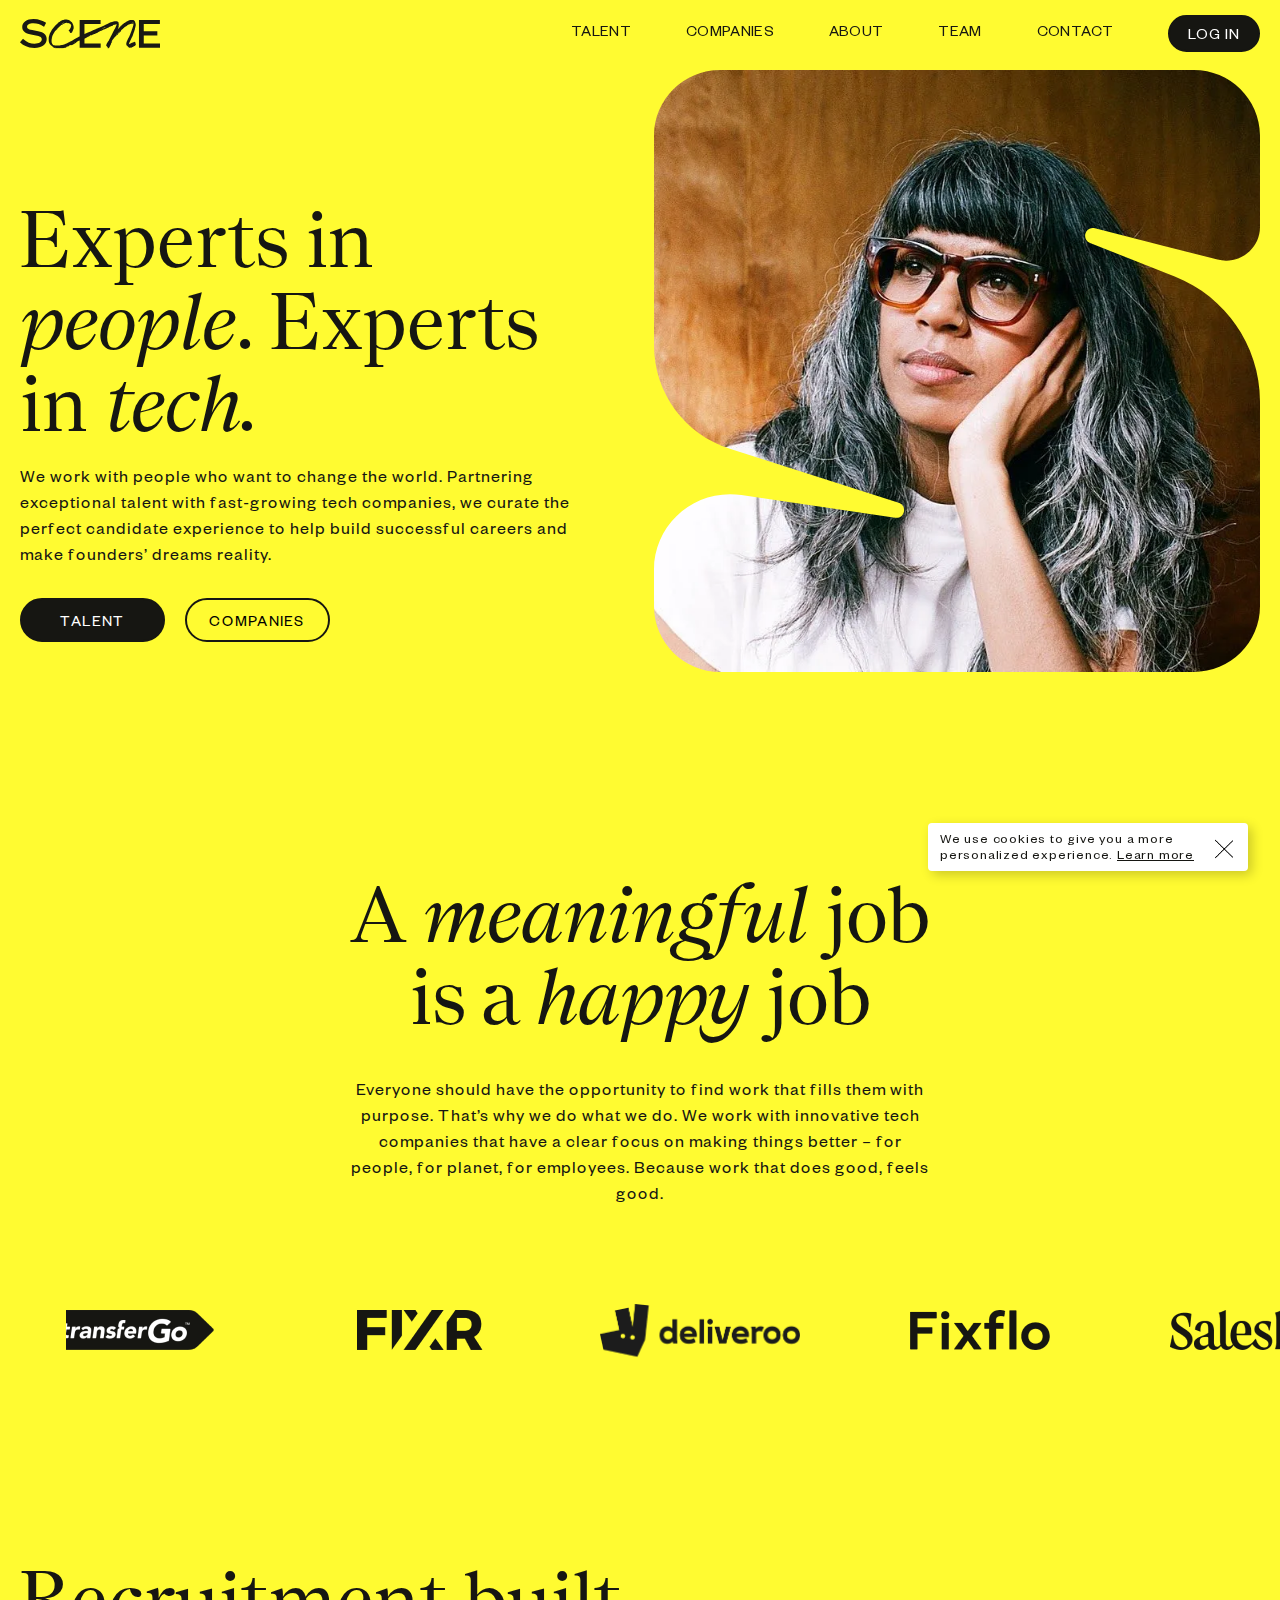
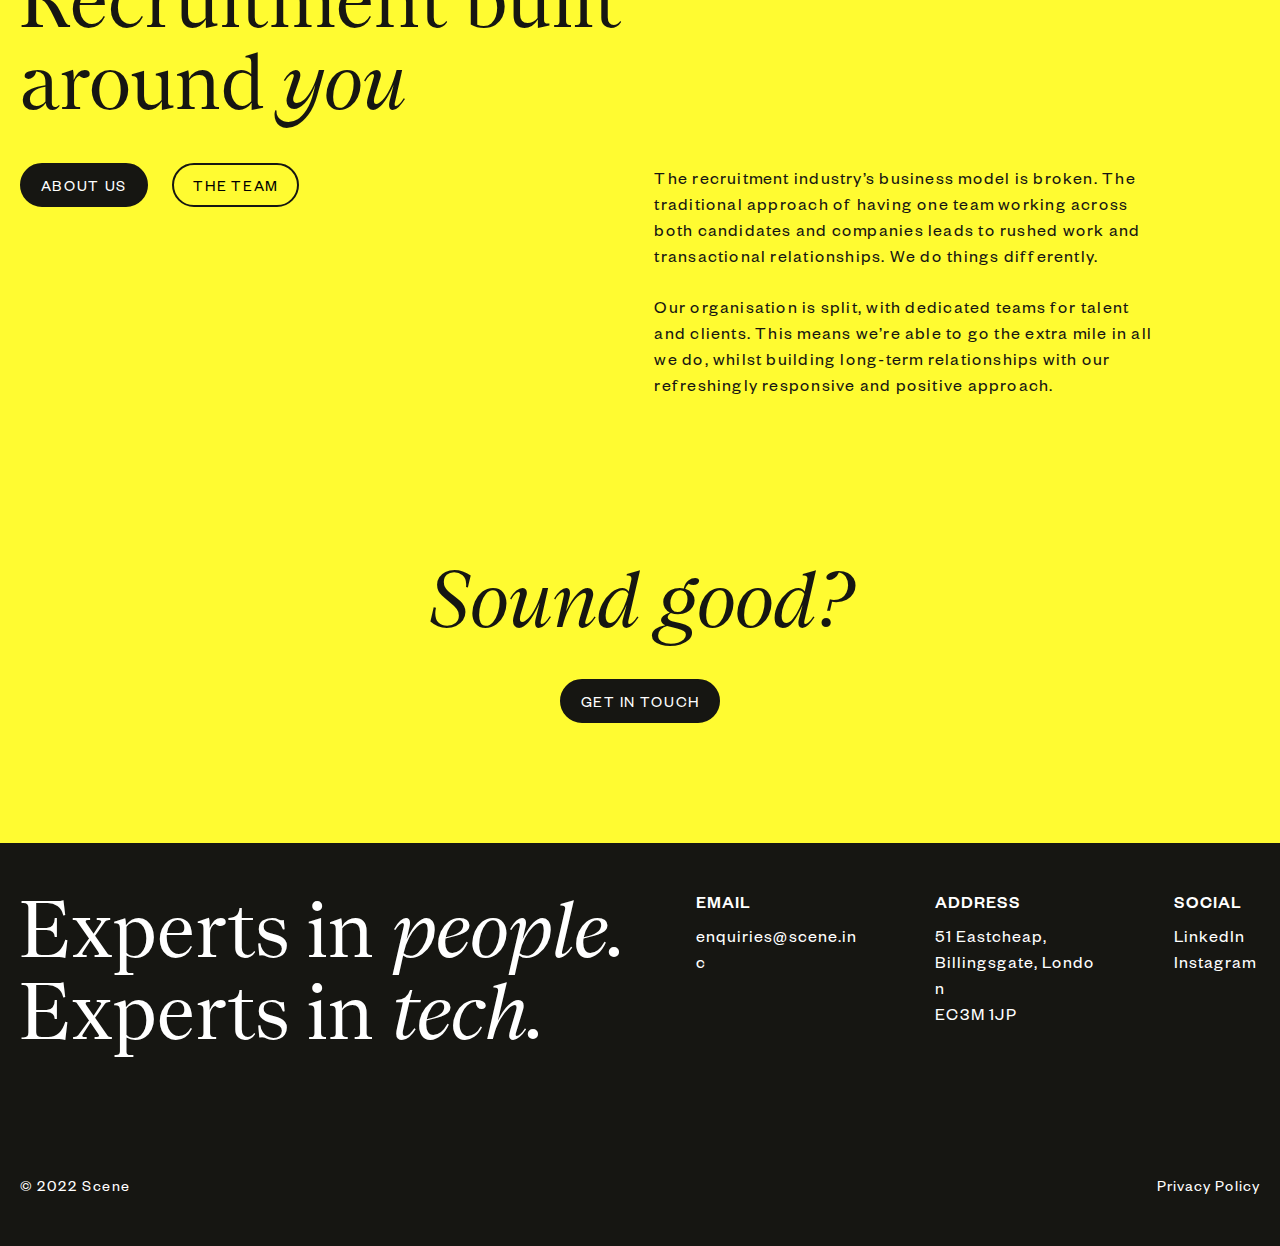
<file: index.html>
<!DOCTYPE html>
<html lang="en">
    <head>
        <meta charset="utf-8">
        <meta name="viewport" content="width=device-width, minimum-scale=1.0, maximum-scale=1.0, initial-scale=1.0, user-scalable=no">
        <meta name="format-detection" content="telephone=no">
        <title>Scene | Home</title>

        <link rel="icon" type="image/png" sizes="32x32" href="favicon/favicon.svg">
        <link type="text/css" rel="stylesheet" href="css/slick-theme.min.css">
        <link type="text/css" rel="stylesheet" href="css/slick.min.css">
        <link type="text/css" rel="stylesheet" href="css/style.css">
    </head>

    <body>
        <main class="main-wrap">
            <!--  Beginning header section  -->
            <header class="main-header-section">
                <div class="common-wrap clear">
                    <div class="header-inner flex">
                        <div class="logo-wrap flex">
                            <div class="main-logo">
                                <a href="index.html"><img src="svgs/Logo.svg" alt="main-logo"></a>
                            </div>
                            <div class="hamburger flex">
                                <span class="menu">menu</span>
                                <span class="close">close</span>
                            </div>
                        </div>
                        <div class="nav-wrap flex">
                            <nav class="main-nav flex">
                                <ul>
                                    <li><a href="candidates.html">talent</a></li>
                                    <li><a href="companies.html">companies</a></li>
                                    <li><a href="about.html">about</a></li>
                                    <li><a href="team.html">team</a></li>
                                    <li><a href="#">contact</a></li>
                                    <li><a href="login.html" class="btn">log in</a></li>
                                </ul>
                            </nav>
                        </div>
                    </div>
                </div>
            </header>
            <!-- //End header section -->

            <!-- Beginning main content section  -->
            <section class="main-content-wrap home">
                
                <section class="home-hero-wrap bg-change" data="yellow">
                    <div class="common-wrap clear">
                        <div class="home-hero-inner flex">
                            <div class="home-hero-content">
                                <h2>Experts in <span>people</span>. Experts in <span>tech.</span></h2>
                                <p>We work with people who want to change the world. Partnering exceptional talent with fast-growing tech companies, we curate the perfect candidate experience to help build successful careers and make founders’ dreams reality.</p>
                                <div class="hero-btn flex">
                                    <a href="candidates.html" class="btn">talent</a>
                                    <a href="companies.html" class="btn transparent">COMPANIES</a>
                                </div>
                            </div>
                            <div class="home-hero-thumb">
                                <figure>
                                    <img src="img/hero-thumb@2x.webp" alt="hero-thumb">
                                </figure>
                                <figure>
                                    <img src="img/hero-thumb@2x.webp" alt="hero-thumb">
                                </figure>
                                <figure>
                                    <img src="img/hero-thumb@2x.webp" alt="hero-thumb">
                                </figure>
<!--
                                <video playsinline="playsinline" autoplay="autoplay" muted="muted" loop="loop" style="width:100% ; object-fit: cover; height: 100%;" class="video-play">
                                    <source src="video/video.mp4" type="video/mp4">
                                </video>
-->
                            </div>
                        </div>
                    </div>
                </section>

                <section class="happy-job-wrap bg-change" data="white">
                    <div class="common-wrap clear">
                        <div class="happy-job-inner">
                            <h2>A <span>meaningful</span> job is a <br><span>happy</span> job</h2>
                            <p>Everyone should have the opportunity to find work that fills them with purpose. That’s why we do what we do. We work with innovative tech companies that have a clear focus on making things better – for people, for planet, for employees. Because work that does good, feels good.</p>
                        </div>
                    </div>
                    <div class="happy-job-marquee">
                        <div class="happy-job-marquee-logo">
                            <img src="img/transfergo-logo-1.png" alt="">
                        </div>
                        <div class="happy-job-marquee-logo">
                            <img src="img/FIXR-1.png" alt="">
                        </div>
                        <div class="happy-job-marquee-logo">
                            <img src="img/marquee-logo.png" alt="">
                        </div>
                        <div class="happy-job-marquee-logo">
                            <img src="img/Fixflo-1.png" alt="">
                        </div>
                        <div class="happy-job-marquee-logo">
                            <img src="img/Salesloft-1.png" alt="">
                        </div>
                        <div class="happy-job-marquee-logo">
                            <img src="img/LandTEch-1.png" alt="">
                        </div>
                    </div>
                </section>

                <section class="recruitment-wrap bg-change" data="yellow">
                    <div class="common-wrap clear">
                        <div class="recruitment-inner flex">
                            <div class="recruitment-title">
                                <h2>Recruitment built around <span>you</span></h2>
                                <div class="recruitment-btn flex">
                                    <a href="about.html" class="btn">about us</a>
                                    <a href="team.html" class="btn transparent">the team</a>
                                </div>
                            </div>
                            <div class="recruitment-content">
                                <p>The recruitment industry’s business model is broken. The traditional approach of having one team working across both candidates and companies leads to rushed work and transactional relationships. We do things differently.</p>
                                <p>Our organisation is split, with dedicated teams for talent and clients. This means we’re able to go the extra mile in all we do, whilst building long-term relationships with our refreshingly responsive and positive approach.</p>

                                <div class="recruitment-btn flex">
                                    <a href="about.html" class="btn">about us</a>
                                    <a href="team.html" class="btn transparent">the team</a>
                                </div>
                            </div>
                        </div>
                    </div>
                </section>

                <section class="cta-wrap bg-change" data="white">
                    <div class="common-wrap clear">
                        <div class="cta-inner flex">
                            <div class="cta-content">
                                <h2><span>Sound good?</span> </h2>
                                    <div class="cta-content-btn flex">
                                        <a href="#" class="btn">get in touch</a>
                                    </div>
                            </div>
                        </div>
                    </div>
                </section>

            </section>
            <!-- //End main content section -->

            <!-- Beginning footer section-->
            <footer class="main-footer-section">
                <div class="common-wrap clear">
                    <div class="footer-inner flex">
                        <div class="footer-widget-wrap flex">
                            <div class="footer-widget widget-content">
                                <h2>Experts in <span>people.</span>
                                    Experts in <span>tech.</span> </h2>
                            </div>
                            <div class="footer-widget">
                                <h6>EMAIL</h6>
                                <a href="mailto:enquiries@scene.inc">enquiries@scene.inc</a>
                            </div>
                            <div class="footer-widget">
                                <h6>ADDRESS</h6>
                                <address>51 Eastcheap,<br> Billingsgate, London<br> EC3M 1JP</address>
                            </div>
                            <div class="footer-widget">
                                <h6>SOCIAL</h6>
                                <ul>
                                    <li><a href="#">LinkedIn</a></li>
                                    <li><a href="#">Instagram</a></li>
                                </ul>
                            </div>
                        </div>
                        <div class="footer-bottom flex">
                            <p>© 2022 Scene</p>
                            <a href="privacy-policy.html">Privacy Policy</a>
                        </div>
                    </div>
                </div>
            </footer>
            <!-- //End main footer section -->
        </main>

        <div class="cookies-wrap">
            <p>We use cookies to give you a more personalized experience. <a href="#">Learn more</a></p>
            <div class="cookies-close">
                <img src="img/jobs/icon.png" alt="">
            </div>
        </div>

        <script type="text/javascript" src="js/jquery-3.5.1.min.js"></script>
        <script type="text/javascript" src="js/jquery.marquee.min.js"></script>
        <script type="text/javascript" src="js/headroom.js"></script>
        <script type="text/javascript" src="js/slick.min.js"></script>
        <script type="text/javascript" src="js/common-scripts.js" defer></script>
    </body>
</html>
</file>
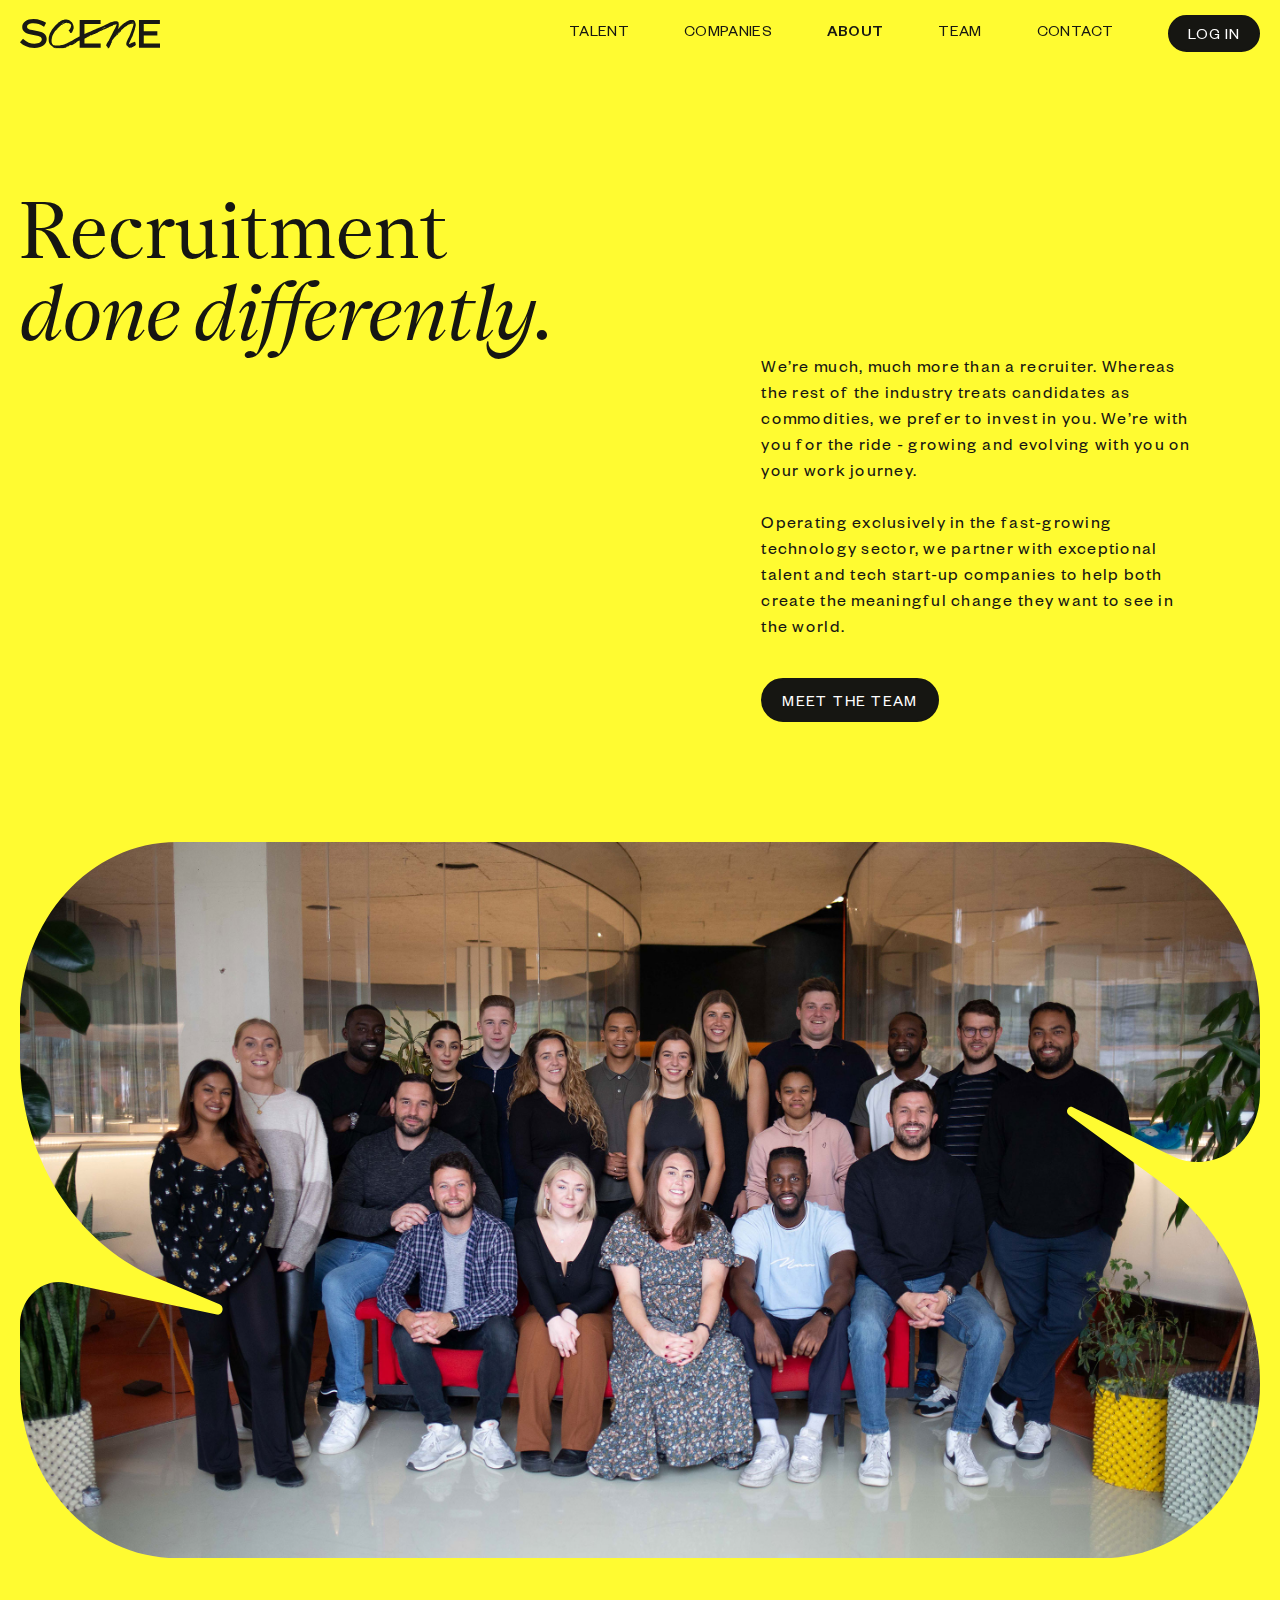
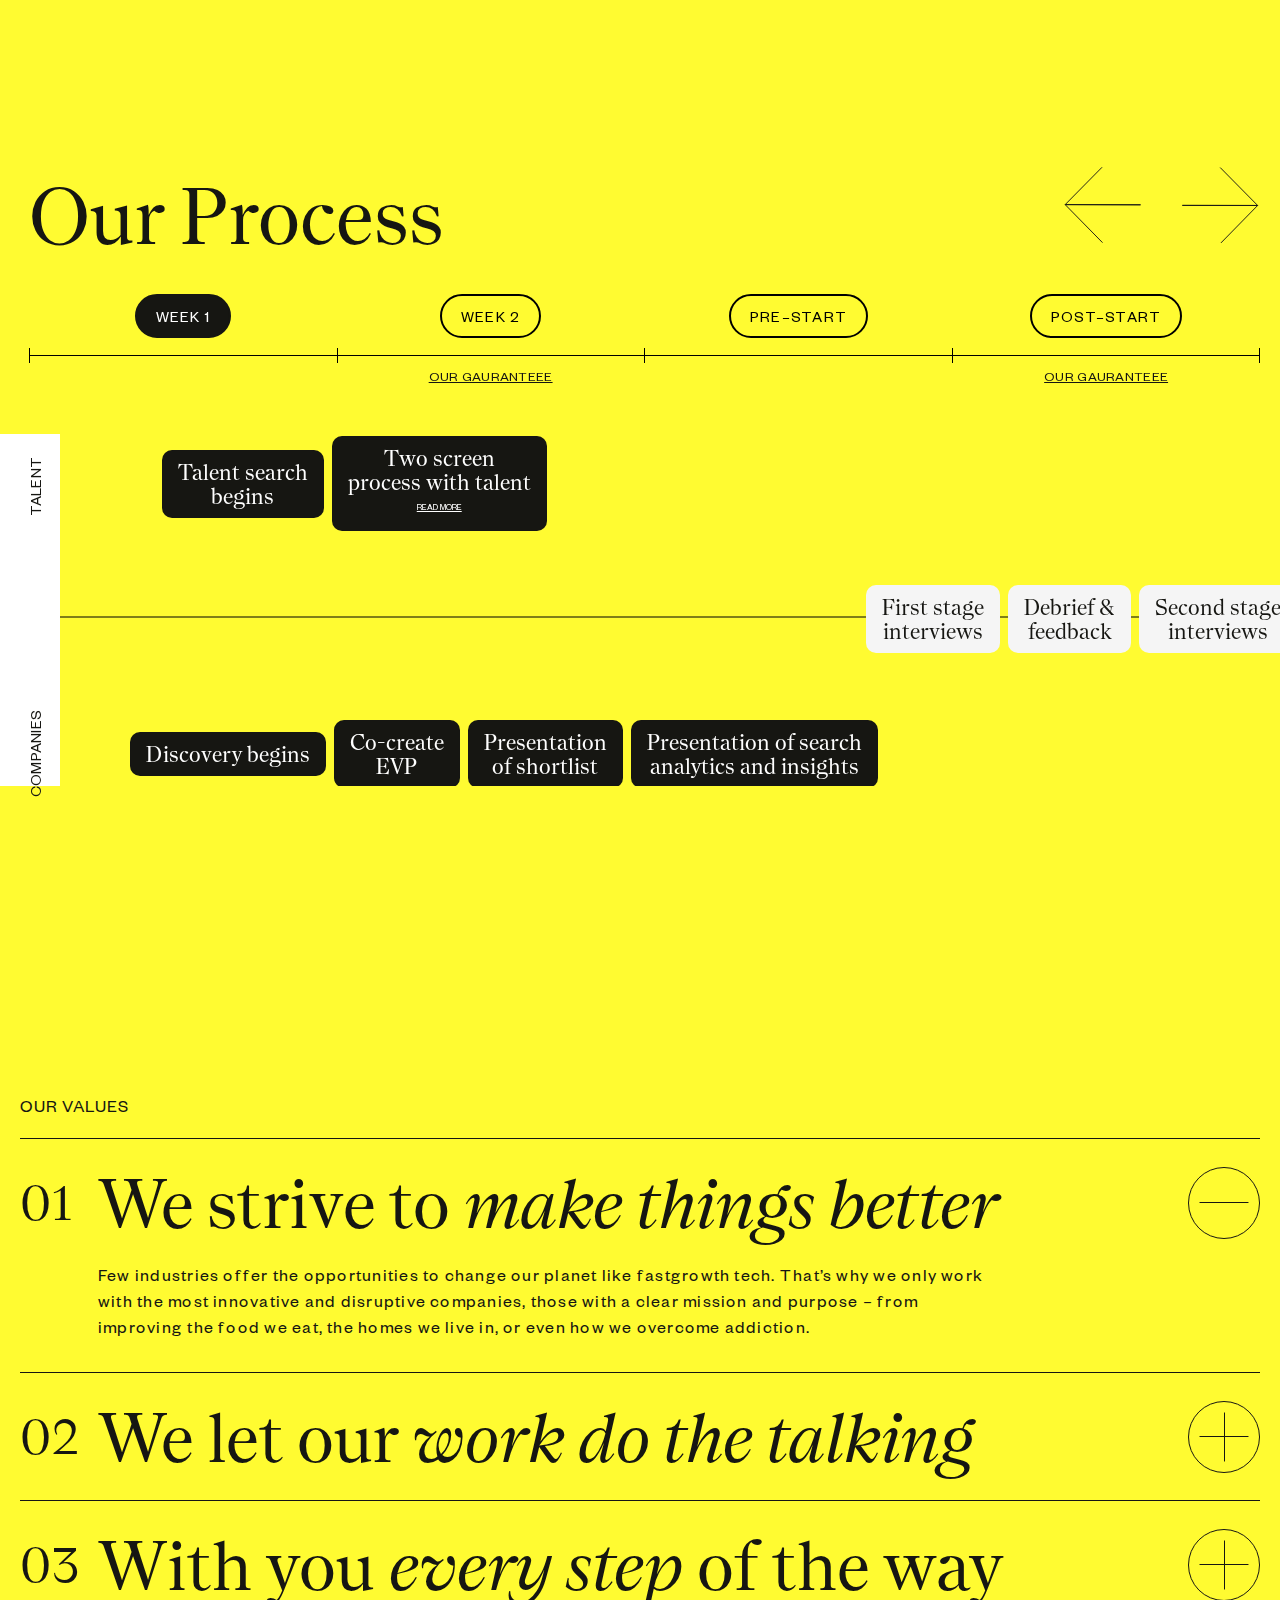
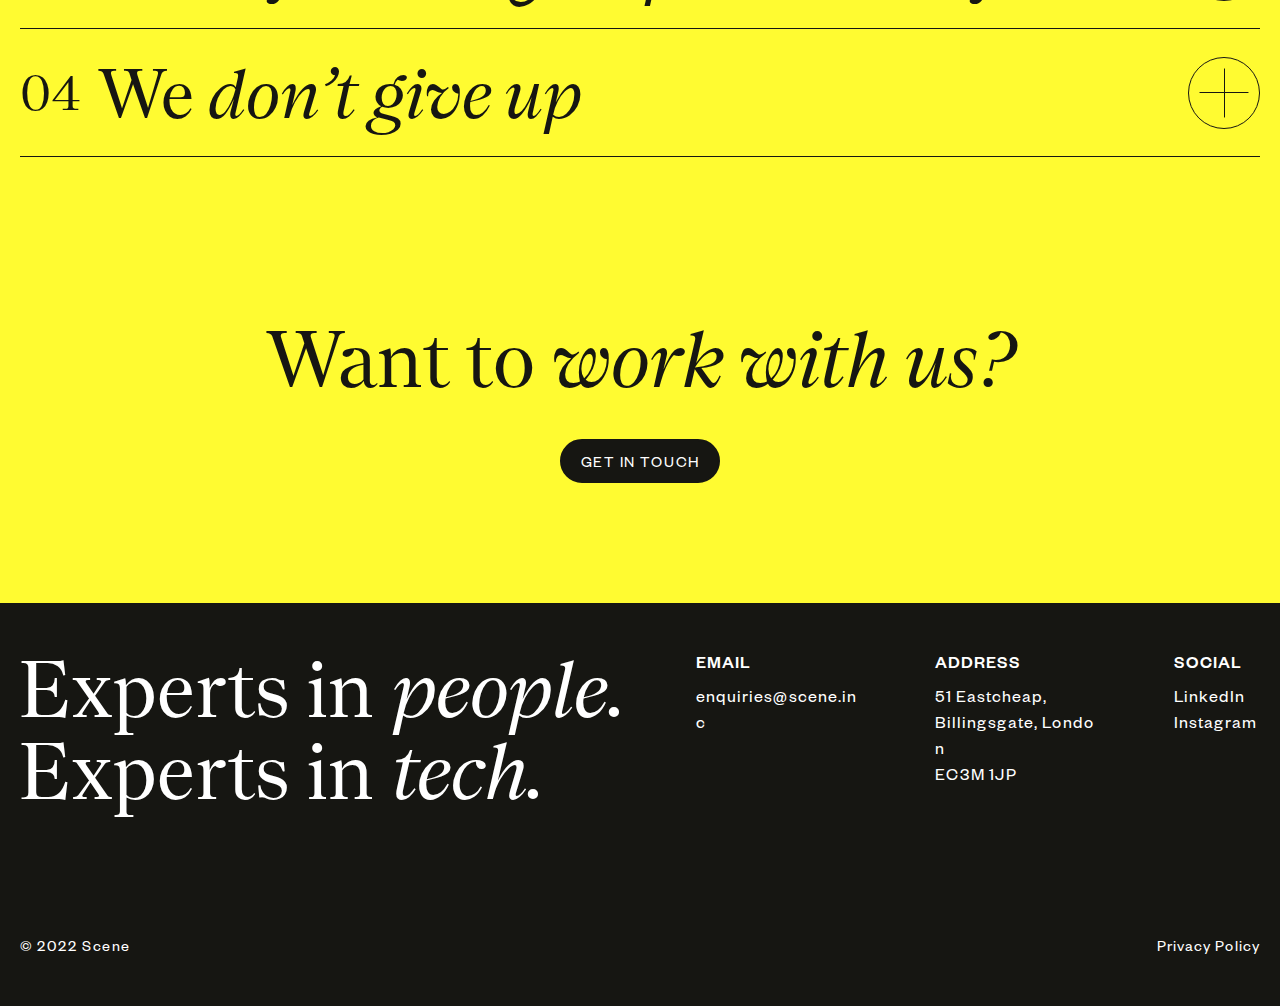
<file: about-timeline.html>
<!DOCTYPE html>
<html lang="en">
    <head>
        <meta charset="utf-8">
        <meta name="viewport" content="width=device-width, minimum-scale=1.0, maximum-scale=1.0, initial-scale=1.0, user-scalable=no">
        <meta name="format-detection" content="telephone=no">
        <title>Scene | About</title>

        <link rel="icon" type="image/png" sizes="32x32" href="favicon/favicon.svg">
        <link type="text/css" rel="stylesheet" href="css/slick.min.css">
        <link type="text/css" rel="stylesheet" href="css/slick-theme.min.css">
        <link rel="stylesheet" href="https://cdn.jsdelivr.net/npm/swiper/swiper-bundle.min.css" />
        <link type="text/css" rel="stylesheet" href="css/style.css">
    </head>

    <body>
        <main class="main-wrap">
            <!--  Beginning header section  -->
            <header class="main-header-section">
                <div class="common-wrap clear">
                    <div class="header-inner flex">
                        <div class="logo-wrap flex">
                            <div class="main-logo">
                                <a href="index.html"><img src="svgs/Logo.svg" alt="main-logo"></a>
                            </div>
                            <div class="hamburger flex">
                                <span class="menu">menu</span>
                                <span class="close">close</span>
                            </div>
                        </div>
                        <div class="nav-wrap flex">
                            <nav class="main-nav flex">
                                <ul>
                                    <li><a href="candidates.html">talent</a></li>
                                    <li><a href="companies.html">companies</a></li>
                                    <li class="active"><a href="about.html">about</a></li>
                                    <li><a href="team.html">team</a></li>
                                    <li><a href="#">contact</a></li>
                                    <li><a href="login.html" class="btn">log in</a></li>
                                </ul>
                            </nav>
                        </div>
                    </div>
                </div>
            </header>
            <!-- //End header section -->

            <!-- Beginning main content section  -->
            <section class="main-content-wrap about">
                
                <section class="hero-wrap bg-change" data="yellow">
                    <div class="common-wrap clear">
                        <div class="hero-inner flex">
                            <div class="hero-content-wrap flex">
                                <div class="hero-title">
                                    <h2>Recruitment <span>done differently.</span></h2>
                                </div>
                                <div class="hero-content">
                                    <p>We’re much, much more than a recruiter. Whereas the rest of the
                                        industry treats candidates as commodities, we prefer to invest in you.
                                        We’re with you for the ride - growing and evolving with you on your
                                        work journey.</p>
                                    <p>Operating exclusively in the fast-growing technology sector, we
                                        partner with exceptional talent and tech start-up companies to help
                                        both create the meaningful change they want to see in the world.</p>
                                    <div class="hero-content-btn">
                                        <a href="team.html" class="btn">meet the team</a>
                                    </div>
                                </div>
                            </div>
                        </div>
                    </div>
                </section>
                <section class="about-large-bg">
                    <div class="common-wrap clear">
                        <figure>
                            <img src="img/about/about-large.jpg" alt="">
                        </figure>
                    </div>
                </section>

                <section class="timeline-wrap bg-change" data="white">
                    <div class="common-wrap clear">
                        <div class="timeline-inner flex">
                            <div class="timeline-title flex">
                                <h2>Our Process</h2>
                                <div class="timeline-arrow-wrap flex">
                                    <div class="slide-arrow slidePrev-btn timeline-arrow-left">
                                        <img src="svgs/arrow-left.svg" alt="">
                                    </div>
                                    <div class="slide-arrow slideNext-btn timeline-arrow-right">
                                        <img src="svgs/arrow-right.svg" alt="">
                                    </div>
                                </div>
                            </div>
                            <div class="timeline-trigger-wrap flex">
                                <div class="swiper-pagination timeline-trigger-btn-wrap flex">
                                    
                                </div>
                                <div class="range">
                                        <input type="range" min="0" max="3" value="0">
                                        <div class="range-v-lines">
                                            <div class="range-line"></div>
                                            <div class="range-line"></div>
                                            <div class="range-line"></div>
                                            <div class="range-line"></div>
                                            <div class="range-line"></div>
                                        </div>
                                    </div>
                                <div class="timeline-trigger-info-wrap flex">
                                    <div class="timeline-trigger-info flex">
                                    </div>
                                    <div class="timeline-trigger-info flex">
                                        <a href="#">our gauranteee</a>
                                        <div class="gauranteee-text">
                                            <p>We guarantee interview feedback 
                                                within 24 hours.</p>
                                            <p>We also guarantee regular, 
                                                weekly updates.</p>
                                            <p>Every process has two points of 
                                                contact from Scene who are
                                                available at 30 minutes notice.</p>
                                            <p>During the process, the experience 
                                                of every candidate is shared via NPS 
                                                and ‘key themes’, once a quarter.</p>
                                        </div>
                                    </div>
                                    <div class="timeline-trigger-info flex">
                                    </div>
                                    <div class="timeline-trigger-info flex">
                                        <a href="#">our gauranteee</a>
                                        <div class="gauranteee-text">
                                            <p>Four catch ups happen across the first six months to ensure the opportunity lives up to expectations</p>
                                        </div>
                                    </div>
                                </div>
                            </div>
                            <div class="timeline-content-wrap flex">
                                <div class="timeline-slider-title">
                                    <h6>Companies</h6>
                                    <h6>Talent</h6>
                                </div>
                                <div class="timeline-slider-wrap flex swiper mySwiper">
                                    <div class="timeline-slider swiper-wrapper">
                                        <div class="timeline-slider-item swiper-slide first-week" id="timeline-slider-item-1">
                                            <div class="timeline-slider-item-inner">
                                                <div class="timeline-component-wrap talent-timeline">
                                                    <div class="timeline-component">
                                                        <h5>Talent search<br> <em>begins</em></h5>
                                                    </div>
                                                    <div class="timeline-component">
                                                        <h5>Two screen<br> process with talent</h5>
                                                        <a href="#">READ MORE</a>
                                                        <div class="timeline-component-content">
                                                            <h5>Two screen<br> process with talent</h5>
                                                            <p>First, we set up a technical screen with our talent advisor.</p>
                                                            <p>Next, we do a values and company compatibility screen with CSM to ensure the talent and the company are a good fit for eachother.</p>
                                                        </div>
                                                    </div>
                                                </div>
                                                <div class="timeline-component-wrap timeline-component-center">
                                                </div>
                                                <div class="timeline-component-wrap companies-timeline">
                                                    <div class="timeline-component companies-timeline-first">
                                                        <h5>Discovery<br> begins</h5>
                                                    </div>
                                                    <div class="timeline-component">
                                                        <h5>Co-create <br>
                                                            EVP</h5>
                                                    </div>
                                                    <div class="timeline-component">
                                                        <h5>Presentation <br>of shortlist</h5>
                                                    </div>
                                                    <div class="timeline-component">
                                                        <h5>Presentation of search <br>analytics and insights</h5>
                                                    </div>
                                                </div>
                                            </div>
                                            <div class="line"></div>
                                        </div>
                                        <div class="timeline-slider-item swiper-slide" id="timeline-slider-item-2">
                                            <div class="timeline-slider-item-inner">
                                                <div class="timeline-component-wrap talent-timeline">
                                                </div>
                                                <div class="timeline-component-wrap timeline-component-center">
                                                    <div class="timeline-component">
                                                        <h5>First stage<br> interviews</h5>
                                                    </div>
                                                    <div class="timeline-component">
                                                        <h5>Debrief &amp;<br>
                                                            feedback</h5>
                                                    </div>
                                                    <div class="timeline-component">
                                                        <h5>Second stage<br> interviews</h5>
                                                    </div>
                                                    <div class="timeline-component">
                                                        <h5>Debrief &amp;<br>
                                                            feedback</h5>
                                                    </div>
                                                    <div class="timeline-component">
                                                        <h5>Final <br>
                                                            interview</h5>
                                                    </div>
                                                    <div class="timeline-component">
                                                        <h5>Verbal offer<br> accepted</h5>
                                                    </div>
                                                </div>
                                                <div class="timeline-component-wrap companies-timeline">
                                                </div>
                                            </div>
                                            <div class="line"></div>
                                        </div>
                                        <div class="timeline-slider-item swiper-slide" id="timeline-slider-item-3">
                                            <div class="timeline-slider-item-inner">
                                                <div class="timeline-component-wrap talent-timeline">
                                                </div>
                                                <div class="timeline-component-wrap timeline-component-center">
                                                    <div class="timeline-component">
                                                        <h5>Paperwork<br> is signed</h5>
                                                    </div>
                                                    <div class="timeline-component">
                                                        <h5>Talent<br> resigns</h5>
                                                    </div>
                                                    <div class="timeline-component">
                                                        <h5>Celebration time – <br>the drinks are on us!</h5>
                                                    </div>
                                                    <div class="timeline-component">
                                                        <h5>Half-day orientation</h5>
                                                        <a href="#">READ MORE</a>
                                                        <div class="timeline-component-content">
                                                            <h5>Half-day orientation</h5>
                                                            <p>Next, we do a values and company compatibility screen with CSM to ensure the talent and the company are a good fit for eachother.</p>
                                                        </div>
                                                    </div>
                                                </div>
                                                <div class="timeline-component-wrap companies-timeline">
                                                </div>
                                            </div>
                                            <div class="line"></div>
                                        </div>
                                        <div class="timeline-slider-item post-start swiper-slide" id="timeline-slider-item-4">
                                            <div class="timeline-slider-item-inner">
                                                <div class="timeline-component-wrap talent-timeline">
                                                    <div class="timeline-component">
                                                        <h5>30 min debrief after first<br> week’s employment</h5>
                                                    </div>
                                                    <div class="timeline-component">
                                                        <h5>In-person meet <br>following first month</h5>
                                                    </div>
                                                    <div class="timeline-component following-probation">
                                                        <h5>In-person meet <br>following probation</h5>
                                                    </div>
                                                </div>
                                                <div class="timeline-component-wrap timeline-component-center">
                                                    <div class="timeline-component">
                                                        <h5>Call with candidate<br> and company</h5>
                                                    </div>
                                                </div>
                                                <div class="timeline-component-wrap companies-timeline">
                                                    <div class="timeline-component">
                                                        <h5>Feedback shared with company<br> (if talent gives permission)</h5>
                                                    </div>
                                                    <div class="timeline-component">
                                                        <h5>Performance check-<br>in with company</h5>
                                                    </div>
                                                    <div class="timeline-component feedback-shared">
                                                        <h5>Feedback shared with company <br>(if talent gives permission)</h5>
                                                    </div>
                                                </div>
                                            </div>
                                            <div class="line"></div>
                                        </div>
                                        <div class="timeline-slider-item swiper-slide gauranteee-text mobi" id="timeline-slider-item-5">
                                            <p>We guarantee interview feedback
                                                within 24 hours.</p>
                                            <p>We also guarantee regular,
                                                weekly updates.</p>
                                            <p>Every process has two points of
                                                contact from Scene who are
                                                available at 30 minutes notice.</p>
                                            <p>During the process, the experience
                                                of every candidate is shared via NPS
                                                and ‘key themes’, once a quarter.</p>
                                        </div>
                                    </div>
                                     
<!--
                                    <div class="swiper mySwiper">
      <div class="swiper-wrapper">
</div>
      <div class="swiper-pagination"></div>
    </div>
-->
                                </div>
                            </div>
                        </div>  
                    </div>
                </section>

                <section class="our-values-wrap">
                    <div class="common-wrap clear">
                        <div class="our-values-inner flex">
                            <h6>our values</h6>
                            <div class="our-values-accordion-wrap flex">
                                <div class="our-values-accordion-item active">
                                    <h2>We strive to <span>make things better</span></h2>
                                    <div class="our-values-accordion-item-content">
                                        <p class="desk">Few industries offer the opportunities to change our planet like fastgrowth tech. That’s why we only work with the most innovative and disruptive companies, those with a clear mission and purpose – from improving the food we eat, the homes we live in, or even how we overcome addiction.</p>
                                        <p class="mobi">When it comes to pairing talent with a job, we first look to advise on the technical skills that will enable them to ace the interviews. Importantly, we also consider the personality fit that will enable them to add real tangible business value, as well as stay and thrive in a companies culture in the long term.</p>
                                    </div>
                                </div>  
                                <div class="our-values-accordion-item">
                                    <h2>We let our <span>work do the talking</span></h2>
                                    <div class="our-values-accordion-item-content">
                                        <p>Few industries offer the opportunities to change our planet like fastgrowth tech. That’s why we only work with the most innovative and disruptive companies, those with a clear mission and purpose – from improving the food we eat, the homes we live in, or even how we overcome addiction.</p>
                                    </div>
                                </div>  
                                <div class="our-values-accordion-item">
                                    <h2>With you <span>every step</span> of the way</h2>
                                    <div class="our-values-accordion-item-content">
                                        <p>Few industries offer the opportunities to change our planet like fastgrowth tech. That’s why we only work with the most innovative and disruptive companies, those with a clear mission and purpose – from improving the food we eat, the homes we live in, or even how we overcome addiction.</p>
                                    </div>
                                </div>  
                                <div class="our-values-accordion-item">
                                    <h2>We <span>don’t give up</span></h2>
                                    <div class="our-values-accordion-item-content">
                                        <p>Few industries offer the opportunities to change our planet like fastgrowth tech. That’s why we only work with the most innovative and disruptive companies, those with a clear mission and purpose – from improving the food we eat, the homes we live in, or even how we overcome addiction.</p>
                                    </div>
                                </div>  
                            </div>
                        </div>  
                    </div>
                </section>

                <section class="cta-wrap">
                    <div class="common-wrap clear">
                        <div class="cta-inner flex">
                            <div class="cta-content">
                                <h2>Want to <span>work with us?</span></h2>
                                <div class="cta-content-btn flex">
                                    <a href="#" class="btn">get in touch</a>
                                </div>
                            </div>
                        </div>
                    </div>
                </section>

            </section>
            <!-- //End main content section -->

            <!-- Beginning footer section-->
            <footer class="main-footer-section">
                <div class="common-wrap clear">
                    <div class="footer-inner flex">
                        <div class="footer-widget-wrap flex">
                            <div class="footer-widget widget-content">
                                <h2>Experts in <span>people.</span>
                                    Experts in <span>tech.</span> </h2>
                            </div>
                            <div class="footer-widget">
                                <h6>EMAIL</h6>
                                <a href="mailto:enquiries@scene.inc">enquiries@scene.inc</a>
                            </div>
                            <div class="footer-widget">
                                <h6>ADDRESS</h6>
                                <address>51 Eastcheap,<br> Billingsgate, London<br> EC3M 1JP</address>
                            </div>
                            <div class="footer-widget">
                                <h6>SOCIAL</h6>
                                <ul>
                                    <li><a href="#">LinkedIn</a></li>
                                    <li><a href="#">Instagram</a></li>
                                </ul>
                            </div>
                        </div>
                        <div class="footer-bottom flex">
                            <p>© 2022 Scene</p>
                            <a href="privacy-policy.html">Privacy Policy</a>
                        </div>
                    </div>
                </div>
            </footer>
            <!-- //End main footer section -->
        </main>

        <script type="text/javascript" src="js/jquery-3.5.1.min.js"></script>
        <script type="text/javascript" src="js/slick.min.js"></script>
        <script type="text/javascript" src="js/headroom.js"></script>
        <script type="text/javascript" src="js/jquery-ui.js"></script>
        <script type="text/javascript" src="js/jquery.ui.touch-punch.min.js"></script>
        <script src="https://cdn.jsdelivr.net/npm/swiper/swiper-bundle.min.js"></script>
        <script type="text/javascript" src="js/common-scripts.js" defer></script>
    </body>
</html>
</file>
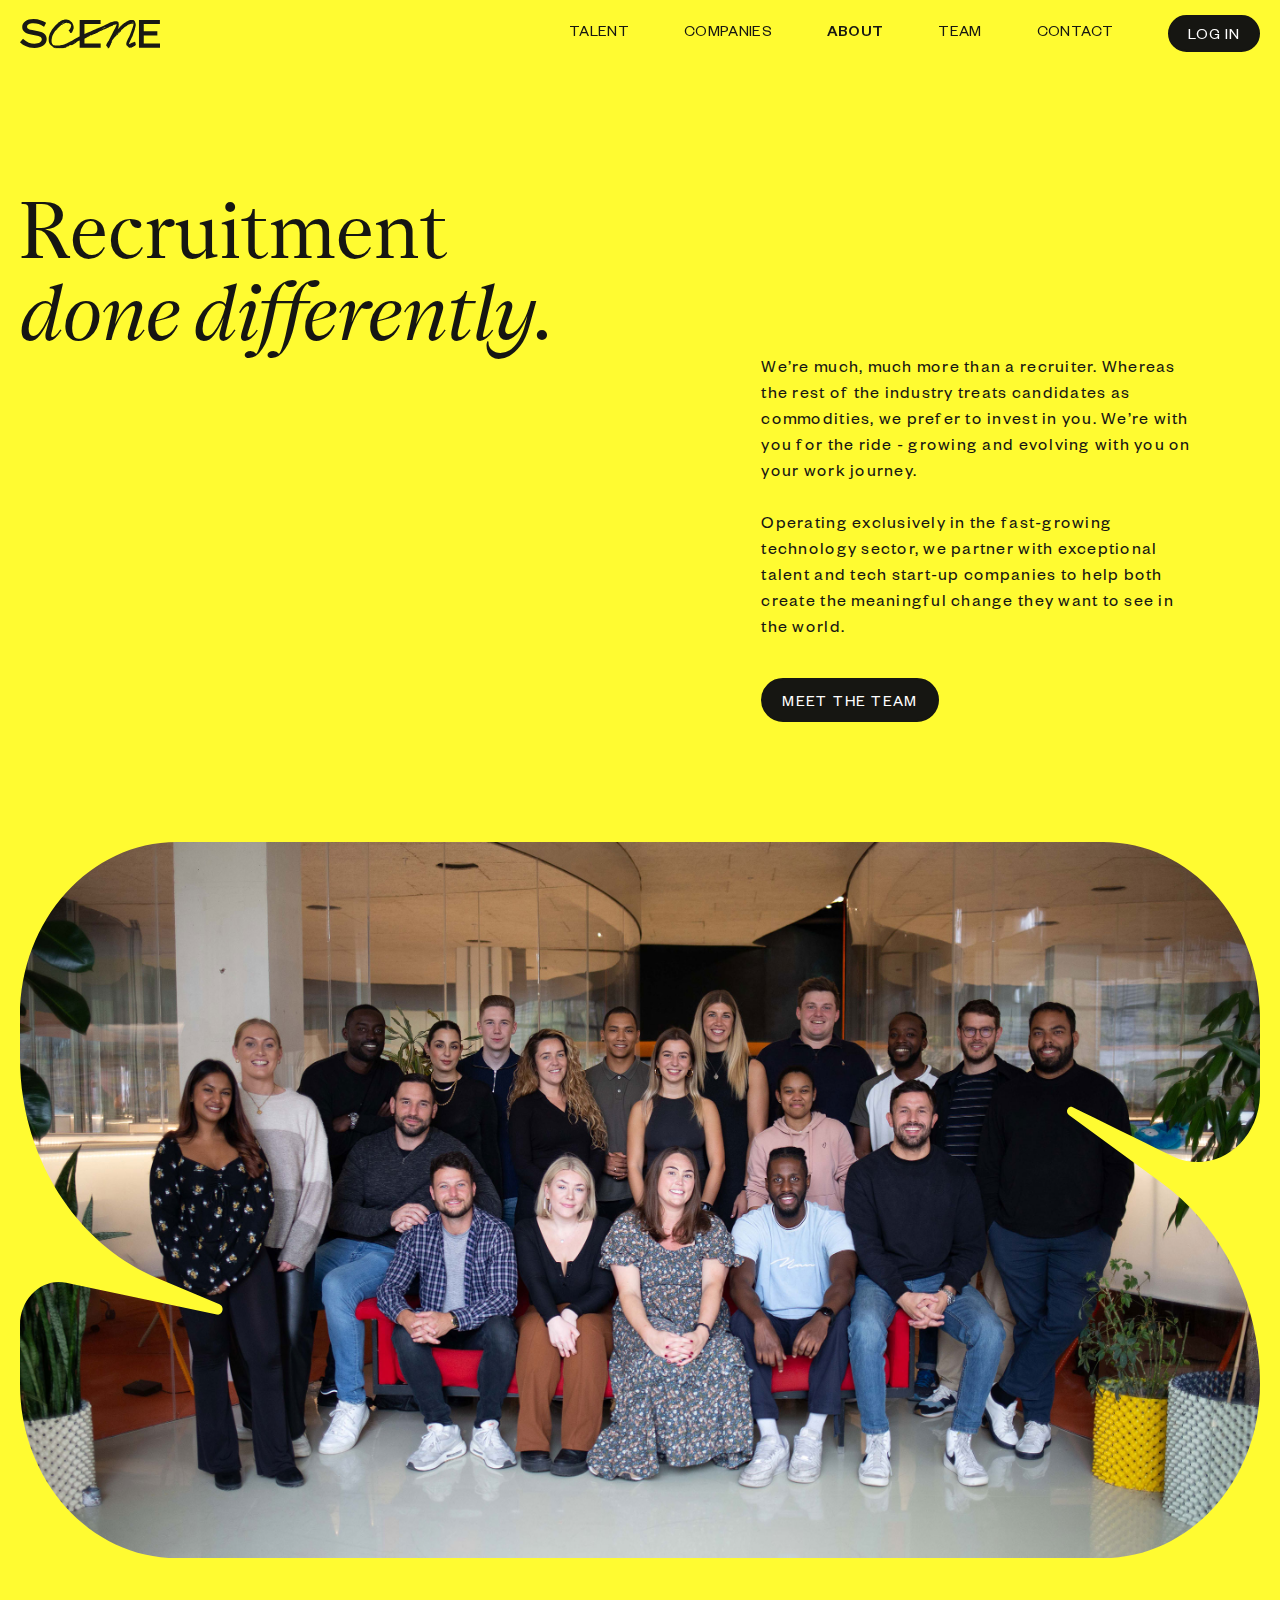
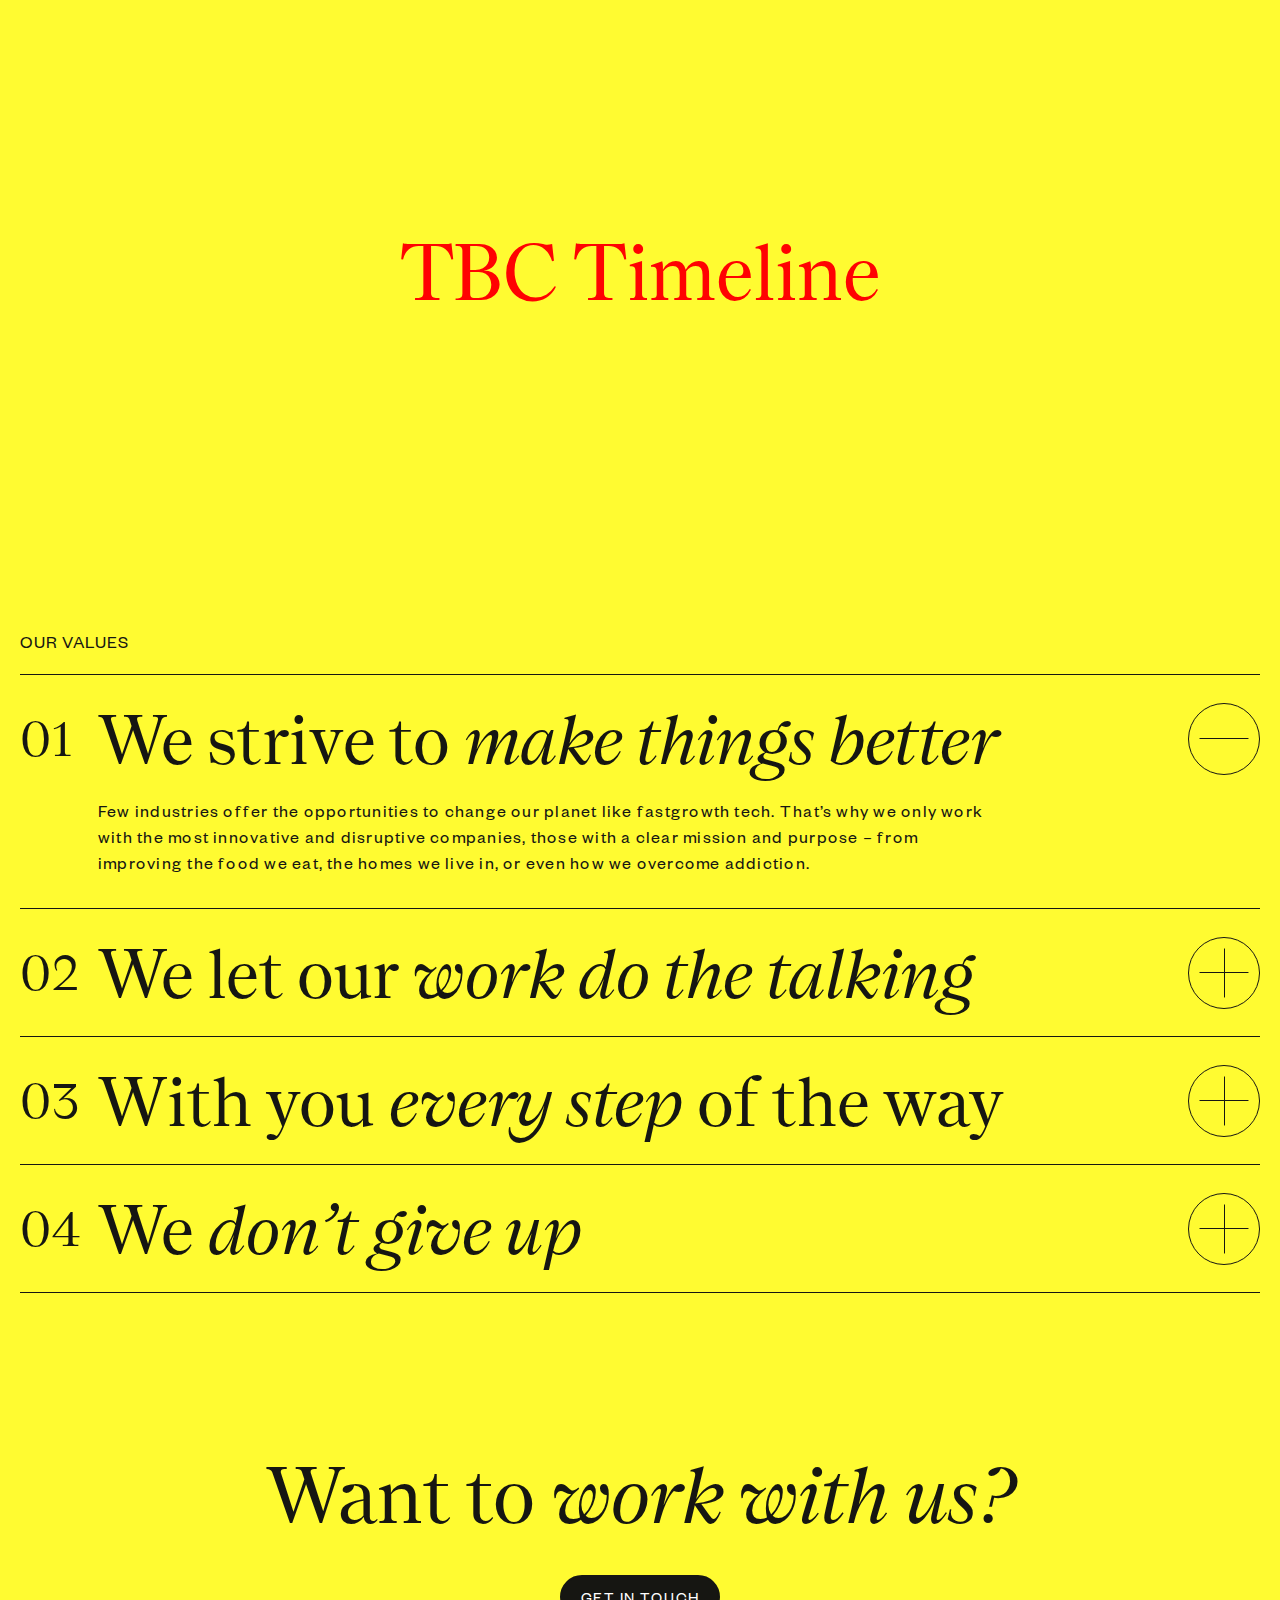
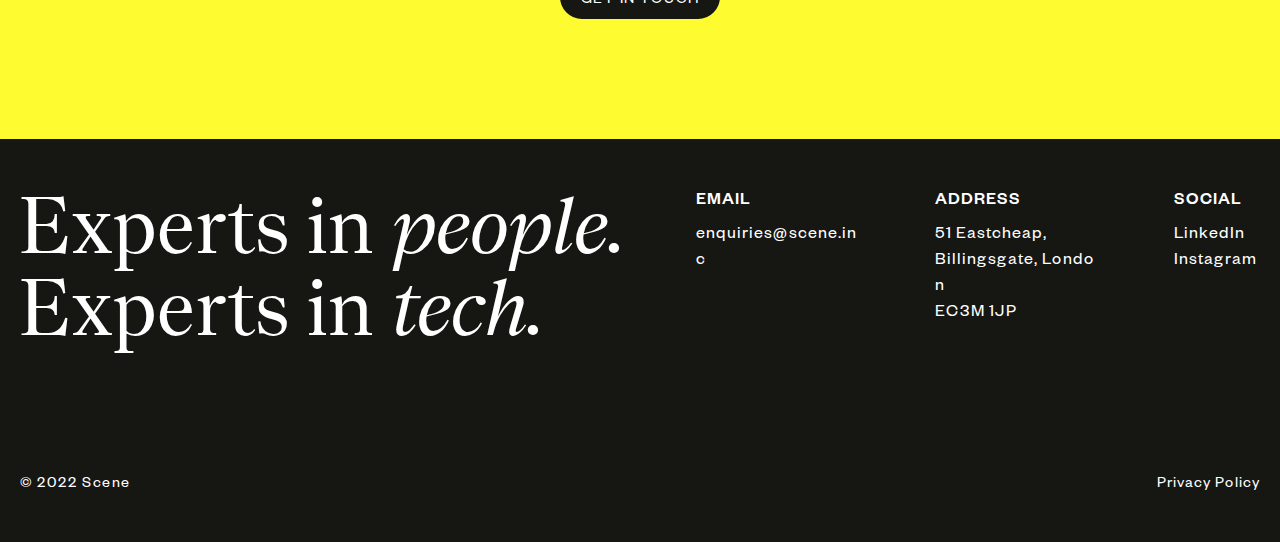
<file: about.html>
<!DOCTYPE html>
<html lang="en">
    <head>
        <meta charset="utf-8">
        <meta name="viewport" content="width=device-width, minimum-scale=1.0, maximum-scale=1.0, initial-scale=1.0, user-scalable=no">
        <meta name="format-detection" content="telephone=no">
        <title>Scene | About</title>

        <link rel="icon" type="image/png" sizes="32x32" href="favicon/favicon.svg">
        <link type="text/css" rel="stylesheet" href="css/slick.min.css">
        <link type="text/css" rel="stylesheet" href="css/slick-theme.min.css">
        <link type="text/css" rel="stylesheet" href="css/style.css">
    </head>

    <body>
        <main class="main-wrap">
            <!--  Beginning header section  -->
            <header class="main-header-section">
                <div class="common-wrap clear">
                    <div class="header-inner flex">
                        <div class="logo-wrap flex">
                            <div class="main-logo">
                                <a href="index.html"><img src="svgs/Logo.svg" alt="main-logo"></a>
                            </div>
                            <div class="hamburger flex">
                                <span class="menu">menu</span>
                                <span class="close">close</span>
                            </div>
                        </div>
                        <div class="nav-wrap flex">
                            <nav class="main-nav flex">
                                <ul>
                                    <li><a href="candidates.html">talent</a></li>
                                    <li><a href="companies.html">companies</a></li>
                                    <li class="active"><a href="about.html">about</a></li>
                                    <li><a href="team.html">team</a></li>
                                    <li><a href="#">contact</a></li>
                                    <li><a href="login.html" class="btn">log in</a></li>
                                </ul>
                            </nav>
                        </div>
                    </div>
                </div>
            </header>
            <!-- //End header section -->

            <!-- Beginning main content section  -->
            <section class="main-content-wrap about">
                
                <section class="hero-wrap bg-change" data="yellow">
                    <div class="common-wrap clear">
                        <div class="hero-inner flex">
                            <div class="hero-content-wrap flex">
                                <div class="hero-title">
                                    <h2>Recruitment <span>done differently.</span></h2>
                                </div>
                                <div class="hero-content">
                                    <p>We’re much, much more than a recruiter. Whereas the rest of the
                                        industry treats candidates as commodities, we prefer to invest in you.
                                        We’re with you for the ride - growing and evolving with you on your
                                        work journey.</p>
                                    <p>Operating exclusively in the fast-growing technology sector, we
                                        partner with exceptional talent and tech start-up companies to help
                                        both create the meaningful change they want to see in the world.</p>
                                    <div class="hero-content-btn">
                                        <a href="team.html" class="btn">meet the team</a>
                                    </div>
                                </div>
                            </div>
                        </div>
                    </div>
                </section>
                <section class="about-large-bg">
                    <div class="common-wrap clear">
                        <figure>
                            <img src="img/about/about-large.jpg" alt="">
                        </figure>
                    </div>
                </section>

                <section class="tbc-timeline-wrap bg-change" data="white">
                    <div class="common-wrap clear">
                        <div class="tbc-timeline-inner flex">
                            <h2>TBC Timeline</h2>
                        </div>  
                    </div>
                </section>

                <section class="our-values-wrap">
                    <div class="common-wrap clear">
                        <div class="our-values-inner flex">
                            <h6>our values</h6>
                            <div class="our-values-accordion-wrap flex">
                                <div class="our-values-accordion-item active">
                                    <h2>We strive to <span>make things better</span></h2>
                                    <div class="our-values-accordion-item-content">
                                        <p class="desk">Few industries offer the opportunities to change our planet like fastgrowth tech. That’s why we only work with the most innovative and disruptive companies, those with a clear mission and purpose – from improving the food we eat, the homes we live in, or even how we overcome addiction.</p>
                                        <p class="mobi">When it comes to pairing talent with a job, we first look to advise on the technical skills that will enable them to ace the interviews. Importantly, we also consider the personality fit that will enable them to add real tangible business value, as well as stay and thrive in a companies culture in the long term.</p>
                                    </div>
                                </div>  
                                <div class="our-values-accordion-item">
                                    <h2>We let our <span>work do the talking</span></h2>
                                    <div class="our-values-accordion-item-content">
                                        <p>Few industries offer the opportunities to change our planet like fastgrowth tech. That’s why we only work with the most innovative and disruptive companies, those with a clear mission and purpose – from improving the food we eat, the homes we live in, or even how we overcome addiction.</p>
                                    </div>
                                </div>  
                                <div class="our-values-accordion-item">
                                    <h2>With you <span>every step</span> of the way</h2>
                                    <div class="our-values-accordion-item-content">
                                        <p>Few industries offer the opportunities to change our planet like fastgrowth tech. That’s why we only work with the most innovative and disruptive companies, those with a clear mission and purpose – from improving the food we eat, the homes we live in, or even how we overcome addiction.</p>
                                    </div>
                                </div>  
                                <div class="our-values-accordion-item">
                                    <h2>We <span>don’t give up</span></h2>
                                    <div class="our-values-accordion-item-content">
                                        <p>Few industries offer the opportunities to change our planet like fastgrowth tech. That’s why we only work with the most innovative and disruptive companies, those with a clear mission and purpose – from improving the food we eat, the homes we live in, or even how we overcome addiction.</p>
                                    </div>
                                </div>  
                            </div>
                        </div>  
                    </div>
                </section>

                <section class="cta-wrap">
                    <div class="common-wrap clear">
                        <div class="cta-inner flex">
                            <div class="cta-content">
                                <h2>Want to <span>work with us?</span></h2>
                                <div class="cta-content-btn flex">
                                    <a href="#" class="btn">get in touch</a>
                                </div>
                            </div>
                        </div>
                    </div>
                </section>

            </section>
            <!-- //End main content section -->

            <!-- Beginning footer section-->
            <footer class="main-footer-section">
                <div class="common-wrap clear">
                    <div class="footer-inner flex">
                        <div class="footer-widget-wrap flex">
                            <div class="footer-widget widget-content">
                                <h2>Experts in <span>people.</span>
                                    Experts in <span>tech.</span> </h2>
                            </div>
                            <div class="footer-widget">
                                <h6>EMAIL</h6>
                                <a href="mailto:enquiries@scene.inc">enquiries@scene.inc</a>
                            </div>
                            <div class="footer-widget">
                                <h6>ADDRESS</h6>
                                <address>51 Eastcheap,<br> Billingsgate, London<br> EC3M 1JP</address>
                            </div>
                            <div class="footer-widget">
                                <h6>SOCIAL</h6>
                                <ul>
                                    <li><a href="#">LinkedIn</a></li>
                                    <li><a href="#">Instagram</a></li>
                                </ul>
                            </div>
                        </div>
                        <div class="footer-bottom flex">
                            <p>© 2022 Scene</p>
                            <a href="privacy-policy.html">Privacy Policy</a>
                        </div>
                    </div>
                </div>
            </footer>
            <!-- //End main footer section -->
        </main>

        <script type="text/javascript" src="js/jquery-3.5.1.min.js"></script>
        <script type="text/javascript" src="js/slick.min.js"></script>
        <script type="text/javascript" src="js/headroom.js"></script>
        <script type="text/javascript" src="js/common-scripts.js" defer></script>
    </body>
</html>
</file>
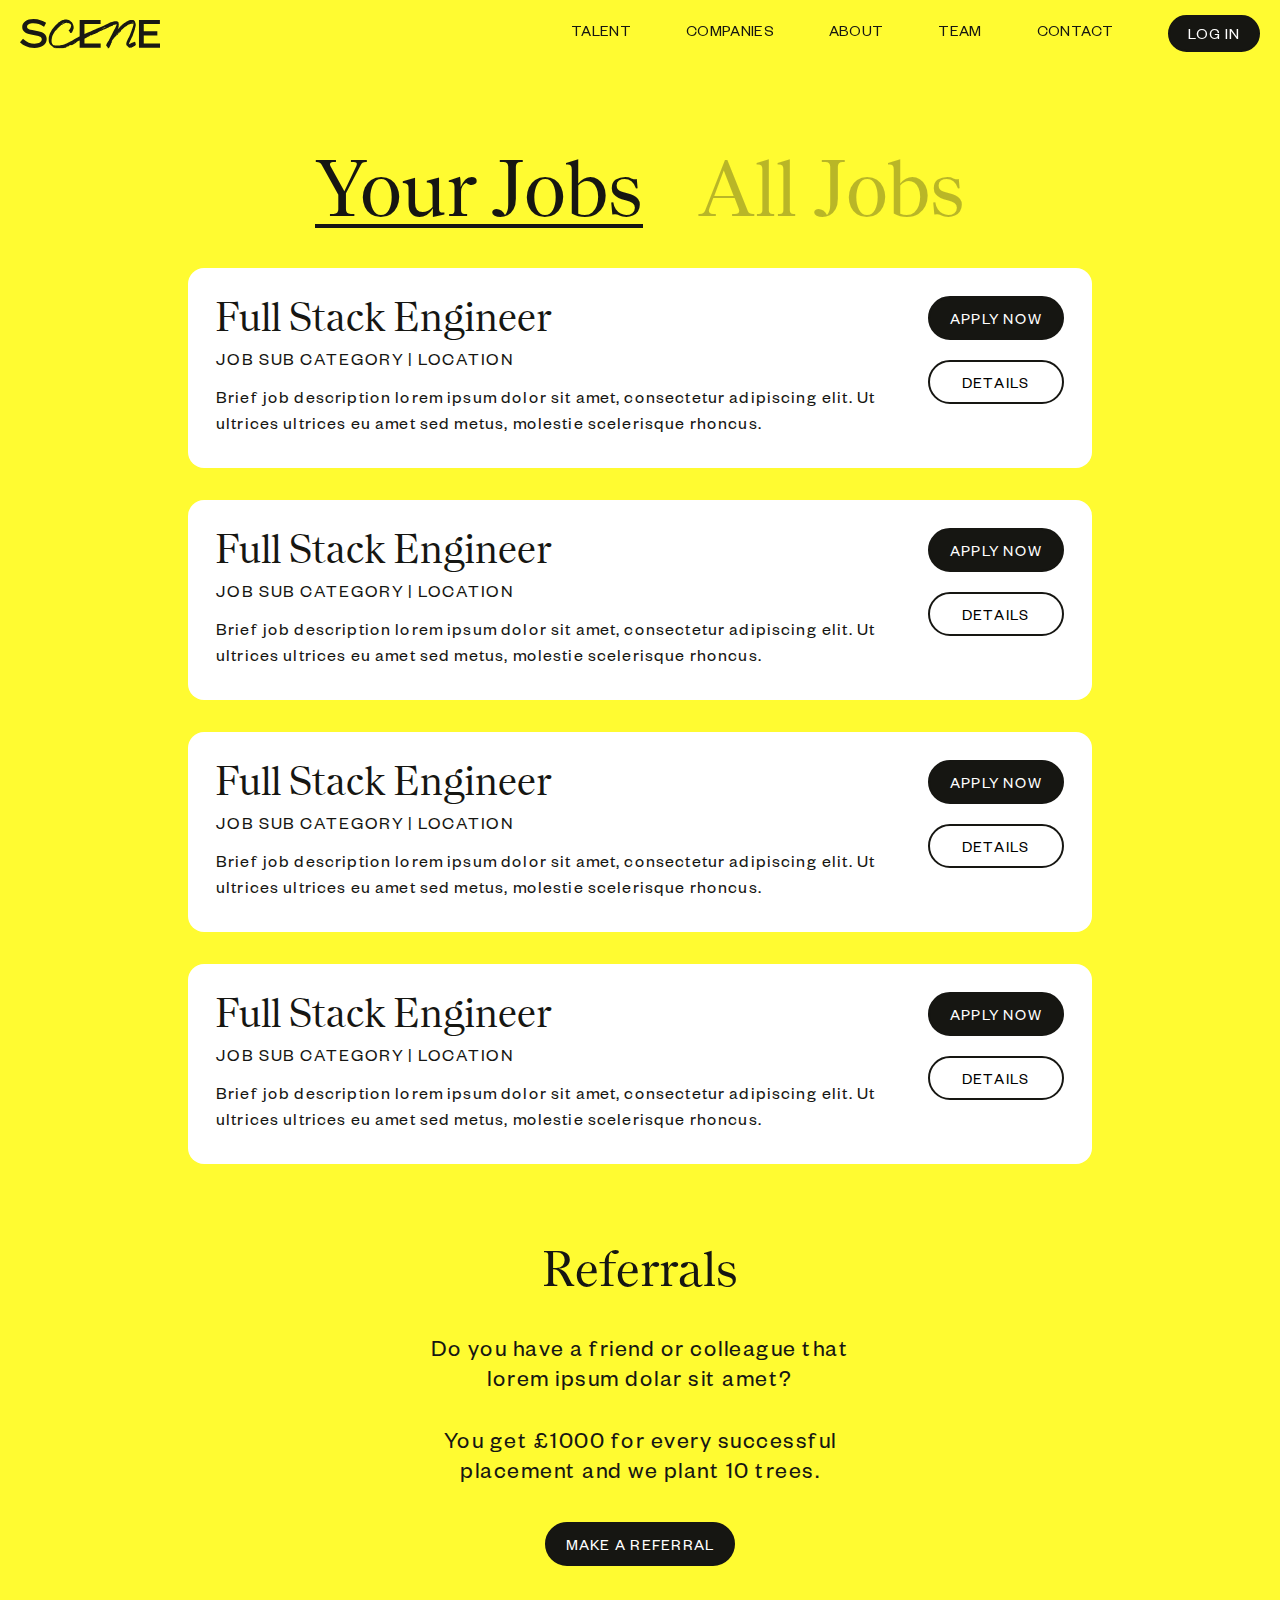
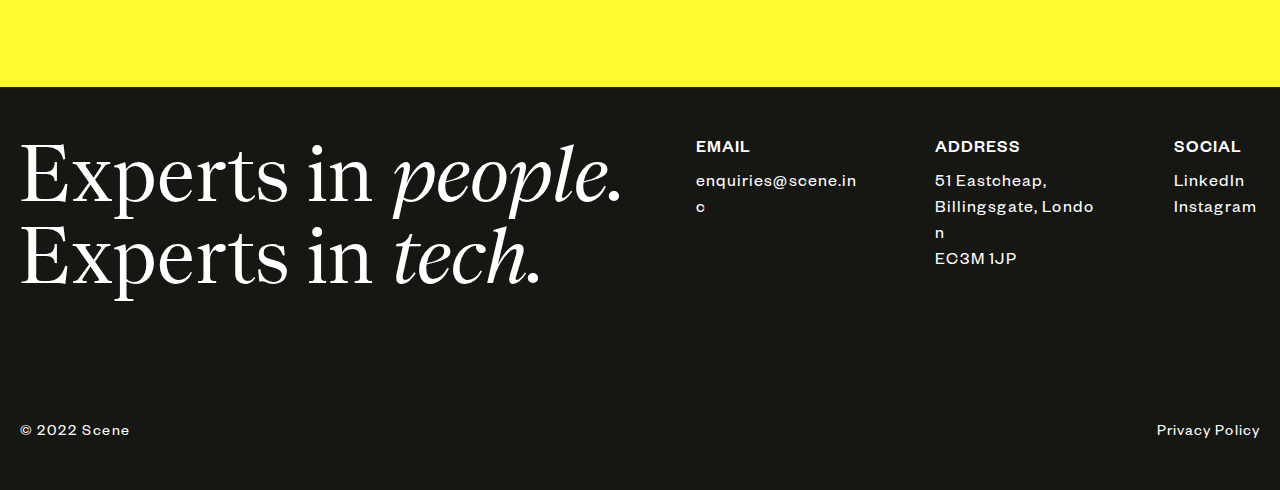
<file: jobs.html>
<!DOCTYPE html>
<html lang="en">
    <head>
        <meta charset="utf-8">
        <meta name="viewport" content="width=device-width, minimum-scale=1.0, maximum-scale=1.0, initial-scale=1.0, user-scalable=no">
        <meta name="format-detection" content="telephone=no">
        <title>Scene | Jobs</title>
        
        <link rel="icon" type="image/png" sizes="32x32" href="favicon/favicon.svg">
        <link type="text/css" rel="stylesheet" href="css/style.css">
    </head>
    <body>
        <main class="main-wrap">
            <!--  Beginning header section  -->
            <header class="main-header-section">
                <div class="common-wrap clear">
                    <div class="header-inner flex">
                        <div class="logo-wrap flex">
                            <div class="main-logo">
                                <a href="index.html"><img src="svgs/Logo.svg" alt="main-logo"></a>
                            </div>
                            <div class="hamburger flex">
                                <span class="menu">menu</span>
                                <span class="close">close</span>
                            </div>
                        </div>
                        <div class="nav-wrap flex">
                            <nav class="main-nav flex">
                                <ul>
                                    <li><a href="candidates.html">talent</a></li>
                                    <li><a href="companies.html">companies</a></li>
                                    <li><a href="about.html">about</a></li>
                                    <li><a href="team.html">team</a></li>
                                    <li><a href="#">contact</a></li>
                                    <li><a href="login.html" class="btn">log in</a></li>
                                </ul>
                            </nav>
                        </div>
                    </div>
                </div>
            </header>
            <!-- //End header section -->

            <!-- Beginning main content section  -->
            <section class="main-content-wrap">
                
                <section class="jobs-wrap home bg-change" data="yellow">
                    <div class="common-wrap clear">
                        <div class="jobs-inner">
                            <div class="jobs-tab-trigger">
                                <ul>
                                    <li class="jobs-active"><a href="#jobs-tab-1">Your Jobs</a></li>
                                    <li><a href="#jobs-tab-2">All Jobs</a></li>
                                </ul>
                            </div>
                            <div class="jobs-tab-item-wrap">
                                <div class="jobs-tab-item" id="jobs-tab-1">
                                        <div class="jobs-item">
                                            <div class="jobs-item-content">
                                                <h4>Full Stack Engineer</h4>
                                                <h5>JOB SUB CATEGORY  |  LOCATION</h5>
                                                <p class="desk">Brief job description lorem ipsum dolor sit amet, consectetur adipiscing elit. Ut ultrices ultrices eu amet sed metus, molestie scelerisque rhoncus.</p>
                                                <p class="mobi">Lorem ipsum dolor sit amet,<br> consectetur adipiscing elit. Ut ultrices ultrices eu amet sed metus, molestie scelerisque rhoncus.</p>
                                            </div>
                                            <div class="jobs-item-btn">
                                                <a href="#" class="btn">apply now</a>
                                                <a href="#" class="btn transparent details-btn">details</a>
                                            </div>
                                            <div class="popup-wrap jobs-popup">
                                                <div class="popup-card">
                                                    <div class="popup-inner">
                                                        <h3>Full Stack Engineer</h3>
                                                        <h6>Lorem ipsum dolor sit amet, consectetur adipiscing elit. Ut ultrices ultrices eu amet sed metus, molestie scelerisque rhoncus.</h6>
                                                        <p>Lorem ipsum dolor sit amet, consectetur adipiscing elit. Ut ultrices ultrices eu amet sed metus, molestie scelerisque rhoncus. Quam lacus massa quis lobortis venenatis varius mauris. Scelerisque tempus viverra odio velit cras arcu ut diam tempor. A at porttitor pulvinar nisl. Vel facilisi ultrices erat libero, pulvinar in lacus.</p>
                                                        <span>Skills:</span>
                                                        <ul>
                                                            <li>Quam lacus massa quis lobortis venenatis varius mauris.</li>
                                                            <li>Scelerisque tempus viverra odio velit cras arcu ut diam tempor.</li>
                                                            <li>Vel facilisi ultrices erat libero, pulvinar in lacus.</li>
                                                        </ul>
                                                        <a href="#" class="btn">contact us to join</a>
                                                        <div class="popup-close">
                                                            <img src="img/jobs/icon.png" alt="">
                                                        </div>
                                                    </div>
                                                </div>
                                            </div>
                                            <div class="blur-bar"></div>
                                        </div>
                                        <div class="jobs-item">
                                            <div class="jobs-item-content">
                                                <h4>Full Stack Engineer</h4>
                                                <h5>JOB SUB CATEGORY  |  LOCATION</h5>
                                                <p class="desk">Brief job description lorem ipsum dolor sit amet, consectetur adipiscing elit. Ut ultrices ultrices eu amet sed metus, molestie scelerisque rhoncus.</p>
                                                <p class="mobi">Lorem ipsum dolor sit amet,<br> consectetur adipiscing elit. Ut ultrices ultrices eu amet sed metus, molestie scelerisque rhoncus.</p>
                                            </div>
                                            <div class="jobs-item-btn">
                                                <a href="#" class="btn">apply now</a>
                                                <a href="#" class="btn transparent details-btn">details</a>
                                            </div>
                                            <div class="popup-wrap jobs-popup">
                                                <div class="popup-card">
                                                    <div class="popup-inner">
                                                        <h3>Full Stack Engineer</h3>
                                                        <h6>Lorem ipsum dolor sit amet, consectetur adipiscing elit. Ut ultrices ultrices eu amet sed metus, molestie scelerisque rhoncus.</h6>
                                                        <p>Lorem ipsum dolor sit amet, consectetur adipiscing elit. Ut ultrices ultrices eu amet sed metus, molestie scelerisque rhoncus. Quam lacus massa quis lobortis venenatis varius mauris. Scelerisque tempus viverra odio velit cras arcu ut diam tempor. A at porttitor pulvinar nisl. Vel facilisi ultrices erat libero, pulvinar in lacus.</p>
                                                        <span>Skills:</span>
                                                        <ul>
                                                            <li>Quam lacus massa quis lobortis venenatis varius mauris.</li>
                                                            <li>Scelerisque tempus viverra odio velit cras arcu ut diam tempor.</li>
                                                            <li>Vel facilisi ultrices erat libero, pulvinar in lacus.</li>
                                                        </ul>
                                                        <a href="#" class="btn">contact us to join</a>
                                                        <div class="popup-close">
                                                            <img src="img/jobs/icon.png" alt="">
                                                        </div>
                                                    </div>
                                                </div>
                                            </div>
                                            <div class="blur-bar"></div>
                                        </div>
                                        <div class="jobs-item">
                                            <div class="jobs-item-content">
                                                <h4>Full Stack Engineer</h4>
                                                <h5>JOB SUB CATEGORY  |  LOCATION</h5>
                                                <p class="desk">Brief job description lorem ipsum dolor sit amet, consectetur adipiscing elit. Ut ultrices ultrices eu amet sed metus, molestie scelerisque rhoncus.</p>
                                                <p class="mobi">Lorem ipsum dolor sit amet,<br> consectetur adipiscing elit. Ut ultrices ultrices eu amet sed metus, molestie scelerisque rhoncus.</p>
                                            </div>
                                            <div class="jobs-item-btn">
                                                <a href="#" class="btn">apply now</a>
                                                <a href="#" class="btn transparent details-btn">details</a>
                                            </div>
                                            <div class="popup-wrap jobs-popup">
                                                <div class="popup-card">
                                                    <div class="popup-inner">
                                                        <h3>Full Stack Engineer</h3>
                                                        <h6>Lorem ipsum dolor sit amet, consectetur adipiscing elit. Ut ultrices ultrices eu amet sed metus, molestie scelerisque rhoncus.</h6>
                                                        <p>Lorem ipsum dolor sit amet, consectetur adipiscing elit. Ut ultrices ultrices eu amet sed metus, molestie scelerisque rhoncus. Quam lacus massa quis lobortis venenatis varius mauris. Scelerisque tempus viverra odio velit cras arcu ut diam tempor. A at porttitor pulvinar nisl. Vel facilisi ultrices erat libero, pulvinar in lacus.</p>
                                                        <span>Skills:</span>
                                                        <ul>
                                                            <li>Quam lacus massa quis lobortis venenatis varius mauris.</li>
                                                            <li>Scelerisque tempus viverra odio velit cras arcu ut diam tempor.</li>
                                                            <li>Vel facilisi ultrices erat libero, pulvinar in lacus.</li>
                                                        </ul>
                                                        <a href="#" class="btn">contact us to join</a>
                                                        <div class="popup-close">
                                                            <img src="img/jobs/icon.png" alt="">
                                                        </div>
                                                    </div>
                                                </div>
                                            </div>
                                            <div class="blur-bar"></div>
                                        </div>
                                        <div class="jobs-item">
                                            <div class="jobs-item-content">
                                                <h4>Full Stack Engineer</h4>
                                                <h5>JOB SUB CATEGORY  |  LOCATION</h5>
                                                <p class="desk">Brief job description lorem ipsum dolor sit amet, consectetur adipiscing elit. Ut ultrices ultrices eu amet sed metus, molestie scelerisque rhoncus.</p>
                                                <p class="mobi">Lorem ipsum dolor sit amet,<br> consectetur adipiscing elit. Ut ultrices ultrices eu amet sed metus, molestie scelerisque rhoncus.</p>
                                            </div>
                                            <div class="jobs-item-btn">
                                                <a href="#" class="btn">apply now</a>
                                                <a href="#" class="btn transparent details-btn">details</a>
                                            </div>
                                            <div class="popup-wrap jobs-popup">
                                                <div class="popup-card">
                                                    <div class="popup-inner">
                                                        <h3>Full Stack Engineer</h3>
                                                        <h6>Lorem ipsum dolor sit amet, consectetur adipiscing elit. Ut ultrices ultrices eu amet sed metus, molestie scelerisque rhoncus.</h6>
                                                        <p>Lorem ipsum dolor sit amet, consectetur adipiscing elit. Ut ultrices ultrices eu amet sed metus, molestie scelerisque rhoncus. Quam lacus massa quis lobortis venenatis varius mauris. Scelerisque tempus viverra odio velit cras arcu ut diam tempor. A at porttitor pulvinar nisl. Vel facilisi ultrices erat libero, pulvinar in lacus.</p>
                                                        <span>Skills:</span>
                                                        <ul>
                                                            <li>Quam lacus massa quis lobortis venenatis varius mauris.</li>
                                                            <li>Scelerisque tempus viverra odio velit cras arcu ut diam tempor.</li>
                                                            <li>Vel facilisi ultrices erat libero, pulvinar in lacus.</li>
                                                        </ul>
                                                        <a href="#" class="btn">contact us to join</a>
                                                        <div class="popup-close">
                                                            <img src="img/jobs/icon.png" alt="">
                                                        </div>
                                                    </div>
                                                </div>
                                            </div>
                                            <div class="blur-bar"></div>
                                        </div>
                                </div>
                                <div class="jobs-tab-item" id="jobs-tab-2">
                                        <div class="jobs-item">
                                            <div class="jobs-item-content">
                                                <h4>Full Stack Engineer</h4>
                                                <h5>JOB SUB CATEGORY  |  LOCATION</h5>
                                                <p class="desk">Brief job description lorem ipsum dolor sit amet, consectetur adipiscing elit. Ut ultrices ultrices eu amet sed metus, molestie scelerisque rhoncus.</p>
                                                <p class="mobi">Lorem ipsum dolor sit amet,<br> consectetur adipiscing elit. Ut ultrices ultrices eu amet sed metus, molestie scelerisque rhoncus.</p>
                                            </div>
                                            <div class="jobs-item-btn">
                                                <a href="#" class="btn">apply now</a>
                                                <a href="#" class="btn transparent details-btn">details</a>
                                            </div>
                                            <div class="popup-wrap jobs-popup">
                                                <div class="popup-card">
                                                    <div class="popup-inner">
                                                        <h3>Full Stack Engineer</h3>
                                                        <h6>Lorem ipsum dolor sit amet, consectetur adipiscing elit. Ut ultrices ultrices eu amet sed metus, molestie scelerisque rhoncus.</h6>
                                                        <p>Lorem ipsum dolor sit amet, consectetur adipiscing elit. Ut ultrices ultrices eu amet sed metus, molestie scelerisque rhoncus. Quam lacus massa quis lobortis venenatis varius mauris. Scelerisque tempus viverra odio velit cras arcu ut diam tempor. A at porttitor pulvinar nisl. Vel facilisi ultrices erat libero, pulvinar in lacus.</p>
                                                        <span>Skills:</span>
                                                        <ul>
                                                            <li>Quam lacus massa quis lobortis venenatis varius mauris.</li>
                                                            <li>Scelerisque tempus viverra odio velit cras arcu ut diam tempor.</li>
                                                            <li>Vel facilisi ultrices erat libero, pulvinar in lacus.</li>
                                                        </ul>
                                                        <a href="#" class="btn">contact us to join</a>
                                                        <div class="popup-close">
                                                            <img src="img/jobs/icon.png" alt="">
                                                        </div>
                                                    </div>
                                                </div>
                                            </div>
                                            <div class="blur-bar"></div>
                                        </div>
                                        <div class="jobs-item">
                                            <div class="jobs-item-content">
                                                <h4>Full Stack Engineer</h4>
                                                <h5>JOB SUB CATEGORY  |  LOCATION</h5>
                                                <p class="desk">Brief job description lorem ipsum dolor sit amet, consectetur adipiscing elit. Ut ultrices ultrices eu amet sed metus, molestie scelerisque rhoncus.</p>
                                                <p class="mobi">Lorem ipsum dolor sit amet,<br> consectetur adipiscing elit. Ut ultrices ultrices eu amet sed metus, molestie scelerisque rhoncus.</p>
                                            </div>
                                            <div class="jobs-item-btn">
                                                <a href="#" class="btn">apply now</a>
                                                <a href="#" class="btn transparent details-btn">details</a>
                                            </div>
                                            <div class="popup-wrap jobs-popup">
                                                <div class="popup-card">
                                                    <div class="popup-inner">
                                                        <h3>Full Stack Engineer</h3>
                                                        <h6>Lorem ipsum dolor sit amet, consectetur adipiscing elit. Ut ultrices ultrices eu amet sed metus, molestie scelerisque rhoncus.</h6>
                                                        <p>Lorem ipsum dolor sit amet, consectetur adipiscing elit. Ut ultrices ultrices eu amet sed metus, molestie scelerisque rhoncus. Quam lacus massa quis lobortis venenatis varius mauris. Scelerisque tempus viverra odio velit cras arcu ut diam tempor. A at porttitor pulvinar nisl. Vel facilisi ultrices erat libero, pulvinar in lacus.</p>
                                                        <span>Skills:</span>
                                                        <ul>
                                                            <li>Quam lacus massa quis lobortis venenatis varius mauris.</li>
                                                            <li>Scelerisque tempus viverra odio velit cras arcu ut diam tempor.</li>
                                                            <li>Vel facilisi ultrices erat libero, pulvinar in lacus.</li>
                                                        </ul>
                                                        <a href="#" class="btn">contact us to join</a>
                                                        <div class="popup-close">
                                                            <img src="img/jobs/icon.png" alt="">
                                                        </div>
                                                    </div>
                                                </div>
                                            </div>
                                            <div class="blur-bar"></div>
                                        </div>
                                        <div class="jobs-item">
                                            <div class="jobs-item-content">
                                                <h4>Full Stack Engineer</h4>
                                                <h5>JOB SUB CATEGORY  |  LOCATION</h5>
                                                <p class="desk">Brief job description lorem ipsum dolor sit amet, consectetur adipiscing elit. Ut ultrices ultrices eu amet sed metus, molestie scelerisque rhoncus.</p>
                                                <p class="mobi">Lorem ipsum dolor sit amet,<br> consectetur adipiscing elit. Ut ultrices ultrices eu amet sed metus, molestie scelerisque rhoncus.</p>
                                            </div>
                                            <div class="jobs-item-btn">
                                                <a href="#" class="btn">apply now</a>
                                                <a href="#" class="btn transparent details-btn">details</a>
                                            </div>
                                            <div class="popup-wrap jobs-popup">
                                                <div class="popup-card">
                                                    <div class="popup-inner">
                                                        <h3>Full Stack Engineer</h3>
                                                        <h6>Lorem ipsum dolor sit amet, consectetur adipiscing elit. Ut ultrices ultrices eu amet sed metus, molestie scelerisque rhoncus.</h6>
                                                        <p>Lorem ipsum dolor sit amet, consectetur adipiscing elit. Ut ultrices ultrices eu amet sed metus, molestie scelerisque rhoncus. Quam lacus massa quis lobortis venenatis varius mauris. Scelerisque tempus viverra odio velit cras arcu ut diam tempor. A at porttitor pulvinar nisl. Vel facilisi ultrices erat libero, pulvinar in lacus.</p>
                                                        <span>Skills:</span>
                                                        <ul>
                                                            <li>Quam lacus massa quis lobortis venenatis varius mauris.</li>
                                                            <li>Scelerisque tempus viverra odio velit cras arcu ut diam tempor.</li>
                                                            <li>Vel facilisi ultrices erat libero, pulvinar in lacus.</li>
                                                        </ul>
                                                        <a href="#" class="btn">contact us to join</a>
                                                        <div class="popup-close">
                                                            <img src="img/jobs/icon.png" alt="">
                                                        </div>
                                                    </div>
                                                </div>
                                            </div>
                                            <div class="blur-bar"></div>
                                        </div>
                                        <div class="jobs-item">
                                            <div class="jobs-item-content">
                                                <h4>Full Stack Engineer</h4>
                                                <h5>JOB SUB CATEGORY  |  LOCATION</h5>
                                                <p class="desk">Brief job description lorem ipsum dolor sit amet, consectetur adipiscing elit. Ut ultrices ultrices eu amet sed metus, molestie scelerisque rhoncus.</p>
                                                <p class="mobi">Lorem ipsum dolor sit amet,<br> consectetur adipiscing elit. Ut ultrices ultrices eu amet sed metus, molestie scelerisque rhoncus.</p>
                                            </div>
                                            <div class="jobs-item-btn">
                                                <a href="#" class="btn">apply now</a>
                                                <a href="#" class="btn transparent details-btn">details</a>
                                            </div>
                                            <div class="popup-wrap jobs-popup">
                                                <div class="popup-card">
                                                    <div class="popup-inner">
                                                        <h3>Full Stack Engineer</h3>
                                                        <h6>Lorem ipsum dolor sit amet, consectetur adipiscing elit. Ut ultrices ultrices eu amet sed metus, molestie scelerisque rhoncus.</h6>
                                                        <p>Lorem ipsum dolor sit amet, consectetur adipiscing elit. Ut ultrices ultrices eu amet sed metus, molestie scelerisque rhoncus. Quam lacus massa quis lobortis venenatis varius mauris. Scelerisque tempus viverra odio velit cras arcu ut diam tempor. A at porttitor pulvinar nisl. Vel facilisi ultrices erat libero, pulvinar in lacus.</p>
                                                        <span>Skills:</span>
                                                        <ul>
                                                            <li>Quam lacus massa quis lobortis venenatis varius mauris.</li>
                                                            <li>Scelerisque tempus viverra odio velit cras arcu ut diam tempor.</li>
                                                            <li>Vel facilisi ultrices erat libero, pulvinar in lacus.</li>
                                                        </ul>
                                                        <a href="#" class="btn">contact us to join</a>
                                                        <div class="popup-close">
                                                            <img src="img/jobs/icon.png" alt="">
                                                        </div>
                                                    </div>
                                                </div>
                                            </div>
                                            <div class="blur-bar"></div>
                                        </div>
                                        <div class="jobs-item">
                                            <div class="jobs-item-content">
                                                <h4>Full Stack Engineer</h4>
                                                <h5>JOB SUB CATEGORY  |  LOCATION</h5>
                                                <p class="desk">Brief job description lorem ipsum dolor sit amet, consectetur adipiscing elit. Ut ultrices ultrices eu amet sed metus, molestie scelerisque rhoncus.</p>
                                                <p class="mobi">Lorem ipsum dolor sit amet,<br> consectetur adipiscing elit. Ut ultrices ultrices eu amet sed metus, molestie scelerisque rhoncus.</p>
                                            </div>
                                            <div class="jobs-item-btn">
                                                <a href="#" class="btn">apply now</a>
                                                <a href="#" class="btn transparent details-btn">details</a>
                                            </div>
                                            <div class="popup-wrap jobs-popup">
                                                <div class="popup-card">
                                                    <div class="popup-inner">
                                                        <h3>Full Stack Engineer</h3>
                                                        <h6>Lorem ipsum dolor sit amet, consectetur adipiscing elit. Ut ultrices ultrices eu amet sed metus, molestie scelerisque rhoncus.</h6>
                                                        <p>Lorem ipsum dolor sit amet, consectetur adipiscing elit. Ut ultrices ultrices eu amet sed metus, molestie scelerisque rhoncus. Quam lacus massa quis lobortis venenatis varius mauris. Scelerisque tempus viverra odio velit cras arcu ut diam tempor. A at porttitor pulvinar nisl. Vel facilisi ultrices erat libero, pulvinar in lacus.</p>
                                                        <span>Skills:</span>
                                                        <ul>
                                                            <li>Quam lacus massa quis lobortis venenatis varius mauris.</li>
                                                            <li>Scelerisque tempus viverra odio velit cras arcu ut diam tempor.</li>
                                                            <li>Vel facilisi ultrices erat libero, pulvinar in lacus.</li>
                                                        </ul>
                                                        <a href="#" class="btn">contact us to join</a>
                                                        <div class="popup-close">
                                                            <img src="img/jobs/icon.png" alt="">
                                                        </div>
                                                    </div>
                                                </div>
                                            </div>
                                            <div class="blur-bar"></div>
                                        </div>
                                        <div class="jobs-item">
                                            <div class="jobs-item-content">
                                                <h4>Full Stack Engineer</h4>
                                                <h5>JOB SUB CATEGORY  |  LOCATION</h5>
                                                <p class="desk">Brief job description lorem ipsum dolor sit amet, consectetur adipiscing elit. Ut ultrices ultrices eu amet sed metus, molestie scelerisque rhoncus.</p>
                                                <p class="mobi">Lorem ipsum dolor sit amet,<br> consectetur adipiscing elit. Ut ultrices ultrices eu amet sed metus, molestie scelerisque rhoncus.</p>
                                            </div>
                                            <div class="jobs-item-btn">
                                                <a href="#" class="btn">apply now</a>
                                                <a href="#" class="btn transparent details-btn">details</a>
                                            </div>
                                            <div class="popup-wrap jobs-popup">
                                                <div class="popup-card">
                                                    <div class="popup-inner">
                                                        <h3>Full Stack Engineer</h3>
                                                        <h6>Lorem ipsum dolor sit amet, consectetur adipiscing elit. Ut ultrices ultrices eu amet sed metus, molestie scelerisque rhoncus.</h6>
                                                        <p>Lorem ipsum dolor sit amet, consectetur adipiscing elit. Ut ultrices ultrices eu amet sed metus, molestie scelerisque rhoncus. Quam lacus massa quis lobortis venenatis varius mauris. Scelerisque tempus viverra odio velit cras arcu ut diam tempor. A at porttitor pulvinar nisl. Vel facilisi ultrices erat libero, pulvinar in lacus.</p>
                                                        <span>Skills:</span>
                                                        <ul>
                                                            <li>Quam lacus massa quis lobortis venenatis varius mauris.</li>
                                                            <li>Scelerisque tempus viverra odio velit cras arcu ut diam tempor.</li>
                                                            <li>Vel facilisi ultrices erat libero, pulvinar in lacus.</li>
                                                        </ul>
                                                        <a href="#" class="btn">contact us to join</a>
                                                        <div class="popup-close">
                                                            <img src="img/jobs/icon.png" alt="">
                                                        </div>
                                                    </div>
                                                </div>
                                            </div>
                                            <div class="blur-bar"></div>
                                        </div>
                                        <div class="jobs-item">
                                            <div class="jobs-item-content">
                                                <h4>Full Stack Engineer</h4>
                                                <h5>JOB SUB CATEGORY  |  LOCATION</h5>
                                                <p class="desk">Brief job description lorem ipsum dolor sit amet, consectetur adipiscing elit. Ut ultrices ultrices eu amet sed metus, molestie scelerisque rhoncus.</p>
                                                <p class="mobi">Lorem ipsum dolor sit amet,<br> consectetur adipiscing elit. Ut ultrices ultrices eu amet sed metus, molestie scelerisque rhoncus.</p>
                                            </div>
                                            <div class="jobs-item-btn">
                                                <a href="#" class="btn">apply now</a>
                                                <a href="#" class="btn transparent details-btn">details</a>
                                            </div>
                                            <div class="popup-wrap jobs-popup">
                                                <div class="popup-card">
                                                    <div class="popup-inner">
                                                        <h3>Full Stack Engineer</h3>
                                                        <h6>Lorem ipsum dolor sit amet, consectetur adipiscing elit. Ut ultrices ultrices eu amet sed metus, molestie scelerisque rhoncus.</h6>
                                                        <p>Lorem ipsum dolor sit amet, consectetur adipiscing elit. Ut ultrices ultrices eu amet sed metus, molestie scelerisque rhoncus. Quam lacus massa quis lobortis venenatis varius mauris. Scelerisque tempus viverra odio velit cras arcu ut diam tempor. A at porttitor pulvinar nisl. Vel facilisi ultrices erat libero, pulvinar in lacus.</p>
                                                        <span>Skills:</span>
                                                        <ul>
                                                            <li>Quam lacus massa quis lobortis venenatis varius mauris.</li>
                                                            <li>Scelerisque tempus viverra odio velit cras arcu ut diam tempor.</li>
                                                            <li>Vel facilisi ultrices erat libero, pulvinar in lacus.</li>
                                                        </ul>
                                                        <a href="#" class="btn">contact us to join</a>
                                                        <div class="popup-close">
                                                            <img src="img/jobs/icon.png" alt="">
                                                        </div>
                                                    </div>
                                                </div>
                                            </div>
                                            <div class="blur-bar"></div>
                                        </div>
                                        <div class="jobs-item">
                                            <div class="jobs-item-content">
                                                <h4>Full Stack Engineer</h4>
                                                <h5>JOB SUB CATEGORY  |  LOCATION</h5>
                                                <p class="desk">Brief job description lorem ipsum dolor sit amet, consectetur adipiscing elit. Ut ultrices ultrices eu amet sed metus, molestie scelerisque rhoncus.</p>
                                                <p class="mobi">Lorem ipsum dolor sit amet,<br> consectetur adipiscing elit. Ut ultrices ultrices eu amet sed metus, molestie scelerisque rhoncus.</p>
                                            </div>
                                            <div class="jobs-item-btn">
                                                <a href="#" class="btn">apply now</a>
                                                <a href="#" class="btn transparent details-btn">details</a>
                                            </div>
                                            <div class="popup-wrap jobs-popup">
                                                <div class="popup-card">
                                                    <div class="popup-inner">
                                                        <h3>Full Stack Engineer</h3>
                                                        <h6>Lorem ipsum dolor sit amet, consectetur adipiscing elit. Ut ultrices ultrices eu amet sed metus, molestie scelerisque rhoncus.</h6>
                                                        <p>Lorem ipsum dolor sit amet, consectetur adipiscing elit. Ut ultrices ultrices eu amet sed metus, molestie scelerisque rhoncus. Quam lacus massa quis lobortis venenatis varius mauris. Scelerisque tempus viverra odio velit cras arcu ut diam tempor. A at porttitor pulvinar nisl. Vel facilisi ultrices erat libero, pulvinar in lacus.</p>
                                                        <span>Skills:</span>
                                                        <ul>
                                                            <li>Quam lacus massa quis lobortis venenatis varius mauris.</li>
                                                            <li>Scelerisque tempus viverra odio velit cras arcu ut diam tempor.</li>
                                                            <li>Vel facilisi ultrices erat libero, pulvinar in lacus.</li>
                                                        </ul>
                                                        <a href="#" class="btn">contact us to join</a>
                                                        <div class="popup-close">
                                                            <img src="img/jobs/icon.png" alt="">
                                                        </div>
                                                    </div>
                                                </div>
                                            </div>
                                            <div class="blur-bar"></div>
                                        </div>
                                </div>
                            </div>
                            <div class="jobs-referrals-wrap">
                                <h3>Referrals</h3>
                                <div class="jobs-referrals-content">
                                    <p>Do you have a friend or colleague that lorem ipsum dolar sit amet?</p>
                                    <p>You get £1000 for every successful placement and we plant 10 trees.</p>
                                </div>
                                <div class="jobs-referrals-btn">
                                    <a href="#" class="btn">make a referral</a>
                                </div>
                            </div>
                        </div>
                    </div>
                </section>
                
            </section>
            <!-- //End main content section -->

            <!-- Beginning footer section-->
            <footer class="main-footer-section">
                <div class="common-wrap clear">
                    <div class="footer-inner flex">
                        <div class="footer-widget-wrap flex">
                            <div class="footer-widget widget-content">
                                <h2>Experts in <span>people.</span>
                                    Experts in <span>tech.</span> </h2>
                            </div>
                            <div class="footer-widget">
                                <h6>EMAIL</h6>
                                <a href="mailto:enquiries@scene.inc">enquiries@scene.inc</a>
                            </div>
                            <div class="footer-widget">
                                <h6>ADDRESS</h6>
                                <address>51 Eastcheap,<br> Billingsgate, London<br> EC3M 1JP</address>
                            </div>
                            <div class="footer-widget">
                                <h6>SOCIAL</h6>
                                <ul>
                                    <li><a href="#">LinkedIn</a></li>
                                    <li><a href="#">Instagram</a></li>
                                </ul>
                            </div>
                        </div>
                        <div class="footer-bottom flex">
                            <p>© 2022 Scene</p>
                            <a href="privacy-policy.html">Privacy Policy</a>
                        </div>
                    </div>
                </div>
            </footer>
            <!-- //End main footer section -->
        </main>
        
        <script type="text/javascript" src="js/jquery-3.5.1.min.js"></script>
        <script type="text/javascript" src="js/jquery.marquee.min.js"></script>
        <script type="text/javascript" src="js/headroom.js"></script>
        <script type="text/javascript" src="js/common-scripts.js" defer></script>
    </body>
</html>
</file>
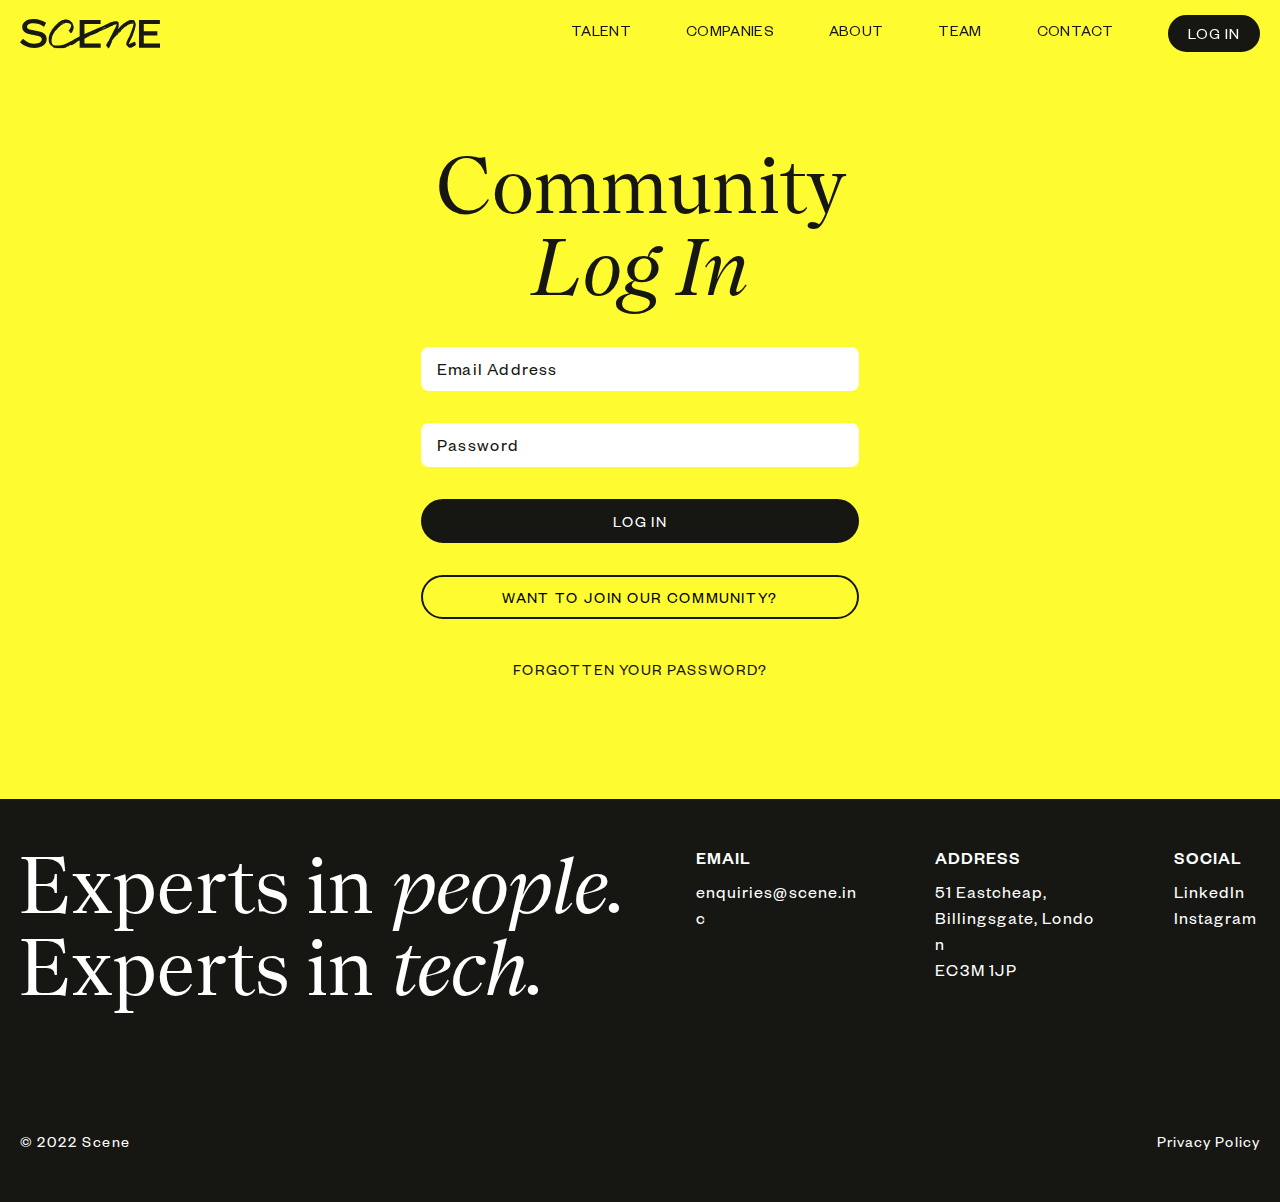
<file: login.html>
<!DOCTYPE html>
<html lang="en">
    <head>
        <meta charset="utf-8">
        <meta name="viewport" content="width=device-width, minimum-scale=1.0, maximum-scale=1.0, initial-scale=1.0, user-scalable=no">
        <meta name="format-detection" content="telephone=no">
        <title>Scene | Login</title>

        <link rel="icon" type="image/png" sizes="32x32" href="favicon/favicon.svg">
        <link type="text/css" rel="stylesheet" href="css/style.css">
    </head>

    <body>
        <main class="main-wrap">
            <!--  Beginning header section  -->
            <header class="main-header-section">
                <div class="common-wrap clear">
                    <div class="header-inner flex">
                        <div class="logo-wrap flex">
                            <div class="main-logo">
                                <a href="index.html"><img src="svgs/Logo.svg" alt="main-logo"></a>
                            </div>
                            <div class="hamburger flex">
                                <span class="menu">menu</span>
                                <span class="close">close</span>
                            </div>
                        </div>
                        <div class="nav-wrap flex">
                            <nav class="main-nav flex">
                                <ul>
                                    <li><a href="candidates.html">talent</a></li>
                                    <li><a href="companies.html">companies</a></li>
                                    <li><a href="about.html">about</a></li>
                                    <li><a href="team.html">team</a></li>
                                    <li><a href="#">contact</a></li>
                                    <li><a href="login.html" class="btn">log in</a></li>
                                </ul>
                            </nav>
                        </div>
                    </div>
                </div>
            </header>
            <!-- //End header section -->

            <!-- Beginning main content section  -->
            <section class="main-content-wrap home">
                
                <section class="login-wrap bg-change" data="yellow">
                    <div class="common-wrap clear">
                        <div class="login-inner flex">
                            <h2>Community <span>Log In</span></h2>
                            <form action="#">
                                <div class="login-input-row-wrap flex">
                                    <div class="login-input-row">
                                        <input type="email" placeholder="Email Address">
                                    </div>
                                    <div class="login-input-row">
                                        <input type="password" placeholder="Password">
                                    </div>
                                    <div class="login-input-row">
                                        <input type="submit" value="log in" class="btn">
                                    </div>
                                    <div class="login-input-row">
                                        <a href="#" class="btn transparent login-popup-btn">want to join our community?</a>
                                    </div>
                                    <div class="login-input-row">
                                        <a href="#" class="forgotten-pass">Forgotten your password?</a>
                                    </div>
                                </div>
                            </form>
                        </div>  
                    </div>
                </section>

            </section>
            <!-- //End main content section -->

            <!-- Beginning footer section-->
            <footer class="main-footer-section">
                <div class="common-wrap clear">
                    <div class="footer-inner flex">
                        <div class="footer-widget-wrap flex">
                            <div class="footer-widget widget-content">
                                <h2>Experts in <span>people.</span>
                                    Experts in <span>tech.</span> </h2>
                            </div>
                            <div class="footer-widget">
                                <h6>EMAIL</h6>
                                <a href="mailto:enquiries@scene.inc">enquiries@scene.inc</a>
                            </div>
                            <div class="footer-widget">
                                <h6>ADDRESS</h6>
                                <address>51 Eastcheap,<br> Billingsgate, London<br> EC3M 1JP</address>
                            </div>
                            <div class="footer-widget">
                                <h6>SOCIAL</h6>
                                <ul>
                                    <li><a href="#">LinkedIn</a></li>
                                    <li><a href="#">Instagram</a></li>
                                </ul>
                            </div>
                        </div>
                        <div class="footer-bottom flex">
                            <p>© 2022 Scene</p>
                            <a href="privacy-policy.html">Privacy Policy</a>
                        </div>
                    </div>
                </div>
            </footer>
            <!-- //End main footer section -->
        </main>

        <section class="popup-wrap login-popup">
            <div class="popup-card">
                <div class="popup-inner">
                    <h3>Access The Best <br>
                        Jobs in Tech</h3>
                    <p class="lead">Looking to work for the most exciting and innovative companies in the world? Join our carefully curated community to find the biggest job opportunities in tech – 80% of which are exclusive to us. Just click below to get in touch with one of our talent advisors for a quick and friendly interview.</p>
                    <a href="register.html" class="btn">contact us to join</a>
                    <div class="popup-close">
                        <img src="img/jobs/icon.png" alt="">
                    </div>
                </div>
            </div>
        </section>
        <div class="blur-bar"></div>

        <script type="text/javascript" src="js/jquery-3.5.1.min.js"></script>
        <script type="text/javascript" src="js/jquery.marquee.min.js"></script>
        <script type="text/javascript" src="js/headroom.js"></script>
        <script type="text/javascript" src="js/common-scripts.js" defer></script>
    </body>
</html>
</file>
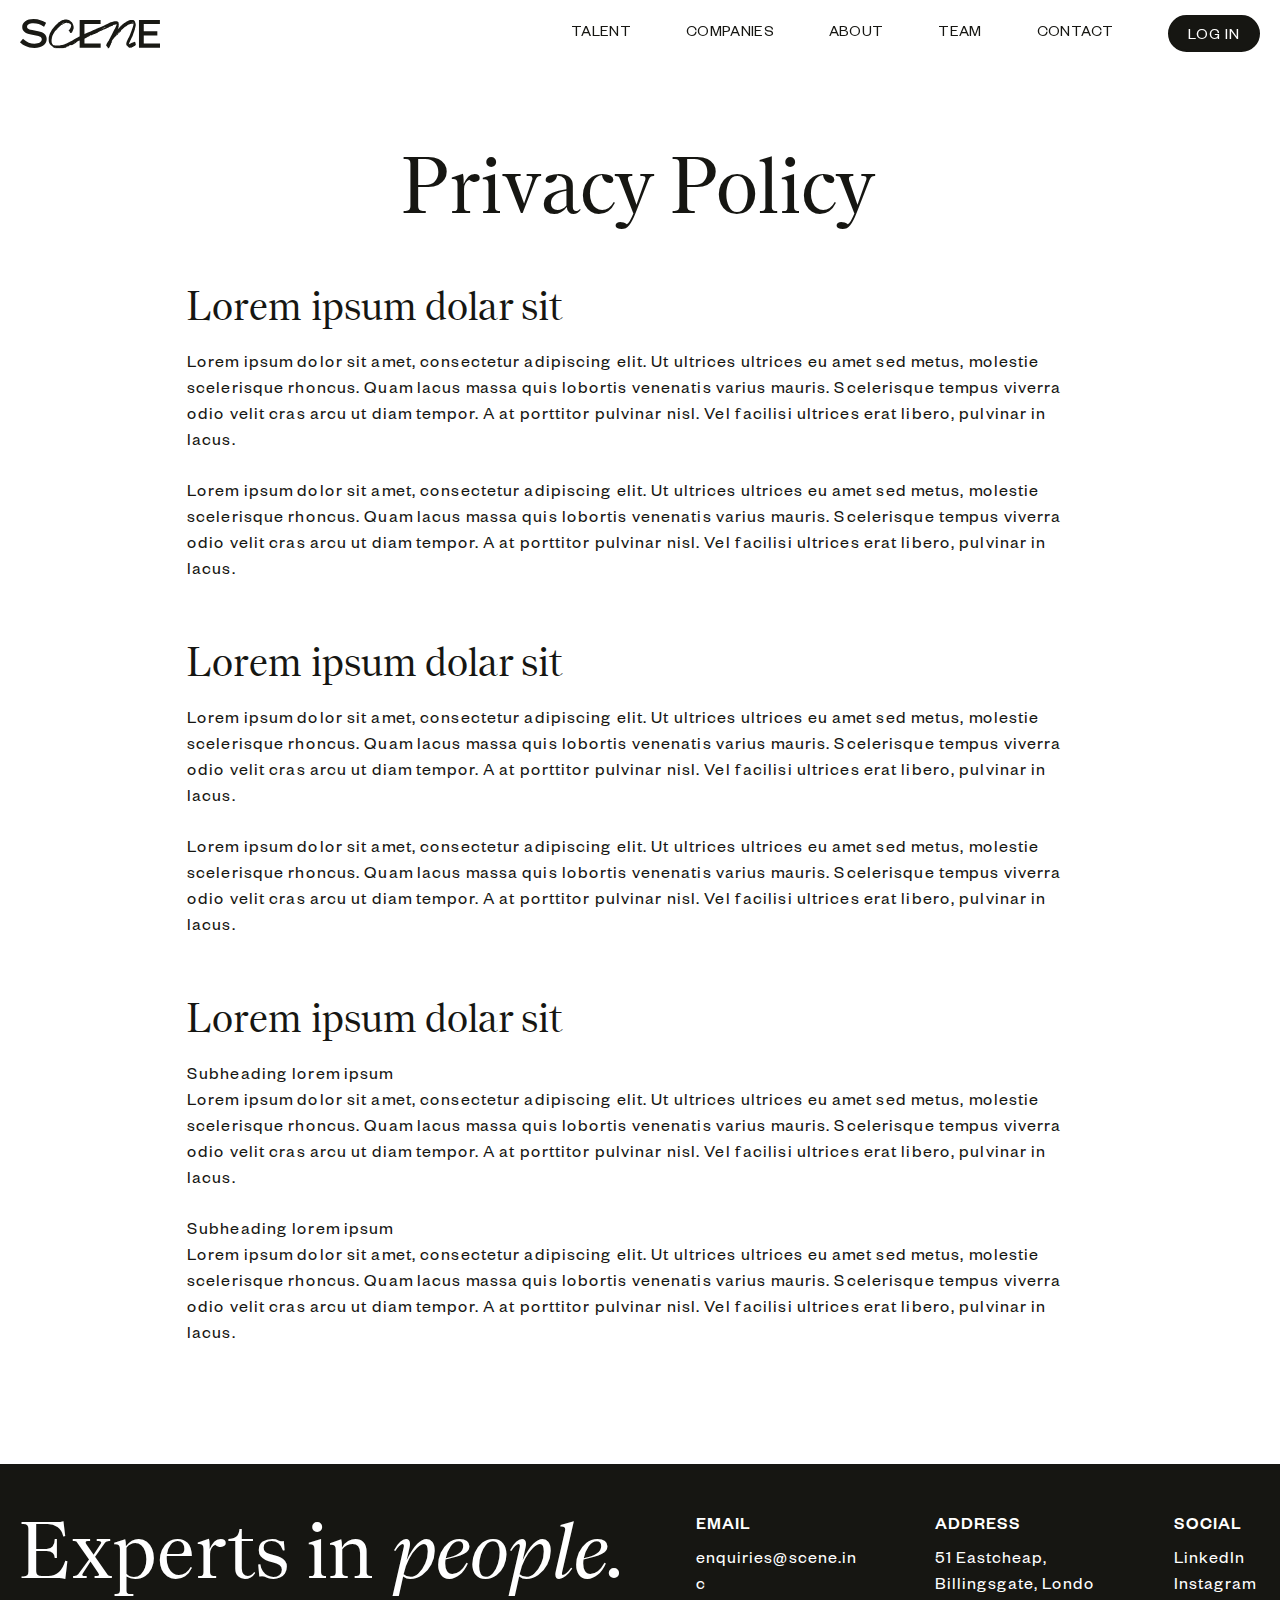
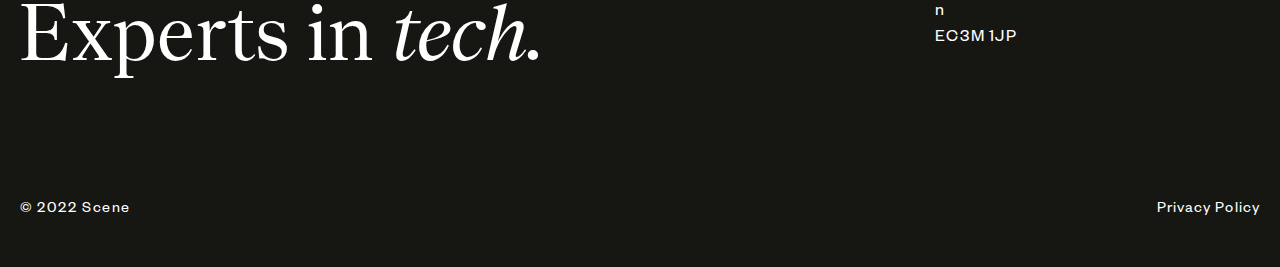
<file: privacy-policy.html>
<!DOCTYPE html>
<html lang="en">
    <head>
        <meta charset="utf-8">
        <meta name="viewport" content="width=device-width, minimum-scale=1.0, maximum-scale=1.0, initial-scale=1.0, user-scalable=no">
        <meta name="format-detection" content="telephone=no">
        <title>Scene | Privacy Policy</title>
        
        <link rel="icon" type="image/png" sizes="32x32" href="favicon/favicon.svg">
        <link type="text/css" rel="stylesheet" href="css/slick.min.css">
        <link type="text/css" rel="stylesheet" href="css/slick-theme.min.css">
        <link type="text/css" rel="stylesheet" href="css/style.css">
    </head>
    <body>
        <main class="main-wrap">
            <!--  Beginning header section  -->
            <header class="main-header-section">
                <div class="common-wrap clear">
                    <div class="header-inner flex">
                        <div class="logo-wrap flex">
                            <div class="main-logo">
                                <a href="index.html"><img src="svgs/Logo.svg" alt="main-logo"></a>
                            </div>
                            <div class="hamburger flex">
                                <span class="menu">menu</span>
                                <span class="close">close</span>
                            </div>
                        </div>
                        <div class="nav-wrap flex">
                            <nav class="main-nav flex">
                                <ul>
                                    <li><a href="candidates.html">talent</a></li>
                                    <li><a href="companies.html">companies</a></li>
                                    <li><a href="about.html">about</a></li>
                                    <li><a href="team.html">team</a></li>
                                    <li><a href="#">contact</a></li>
                                    <li><a href="login.html" class="btn">log in</a></li>
                                </ul>
                            </nav>
                        </div>
                    </div>
                </div>
            </header>
            <!-- //End header section -->

            <!-- Beginning main content section  -->
            <section class="main-content-wrap">
                
                <section class="privacy-policy-wrap">
                    <div class="common-wrap clear">
                        <div class="privacy-policy-inner">
                            <div class="privacy-policy-headding">
                                <h2>Privacy Policy</h2>
                            </div>
                            <div class="privacy-policy-item-wrap">
                                <div class="privacy-policy-item">
                                    <h4>Lorem ipsum dolar sit</h4>
                                    <p>Lorem ipsum dolor sit amet, consectetur adipiscing elit. Ut ultrices ultrices eu amet sed metus, molestie scelerisque rhoncus. Quam lacus massa quis lobortis venenatis varius mauris. Scelerisque tempus viverra odio velit cras arcu ut diam tempor. A at porttitor pulvinar nisl. Vel facilisi ultrices erat libero, pulvinar in lacus.</p>
                                    <p>Lorem ipsum dolor sit amet, consectetur adipiscing elit. Ut ultrices ultrices eu amet sed metus, molestie scelerisque rhoncus. Quam lacus massa quis lobortis venenatis varius mauris. Scelerisque tempus viverra odio velit cras arcu ut diam tempor. A at porttitor pulvinar nisl. Vel facilisi ultrices erat libero, pulvinar in lacus.</p>
                                </div>
                                <div class="privacy-policy-item">
                                    <h4>Lorem ipsum dolar sit</h4>
                                    <p>Lorem ipsum dolor sit amet, consectetur adipiscing elit. Ut ultrices ultrices eu amet sed metus, molestie scelerisque rhoncus. Quam lacus massa quis lobortis venenatis varius mauris. Scelerisque tempus viverra odio velit cras arcu ut diam tempor. A at porttitor pulvinar nisl. Vel facilisi ultrices erat libero, pulvinar in lacus.</p>
                                    <p>Lorem ipsum dolor sit amet, consectetur adipiscing elit. Ut ultrices ultrices eu amet sed metus, molestie scelerisque rhoncus. Quam lacus massa quis lobortis venenatis varius mauris. Scelerisque tempus viverra odio velit cras arcu ut diam tempor. A at porttitor pulvinar nisl. Vel facilisi ultrices erat libero, pulvinar in lacus.</p>
                                </div>
                                <div class="privacy-policy-item">
                                    <h4>Lorem ipsum dolar sit</h4>
                                    <p>Subheading lorem ipsum <br> Lorem ipsum dolor sit amet, consectetur adipiscing elit. Ut ultrices ultrices eu amet sed metus, molestie scelerisque rhoncus. Quam lacus massa quis lobortis venenatis varius mauris. Scelerisque tempus viverra odio velit cras arcu ut diam tempor. A at porttitor pulvinar nisl. Vel facilisi ultrices erat libero, pulvinar in lacus. </p>
                                    <p>Subheading lorem ipsum <br> Lorem ipsum dolor sit amet, consectetur adipiscing elit. Ut ultrices ultrices eu amet sed metus, molestie scelerisque rhoncus. Quam lacus massa quis lobortis venenatis varius mauris. Scelerisque tempus viverra odio velit cras arcu ut diam tempor. A at porttitor pulvinar nisl. Vel facilisi ultrices erat libero, pulvinar in lacus.</p>
                                </div>
                            </div>
                        </div>
                    </div>
                </section>
          
            </section>
            <!-- //End main content section -->

            <!-- Beginning footer section-->
            <footer class="main-footer-section">
                <div class="common-wrap clear">
                    <div class="footer-inner flex">
                        <div class="footer-widget-wrap flex">
                            <div class="footer-widget widget-content">
                                <h2>Experts in <span>people.</span>
                                    Experts in <span>tech.</span> </h2>
                            </div>
                            <div class="footer-widget">
                                <h6>EMAIL</h6>
                                <a href="mailto:enquiries@scene.inc">enquiries@scene.inc</a>
                            </div>
                            <div class="footer-widget">
                                <h6>ADDRESS</h6>
                                <address>51 Eastcheap,<br> Billingsgate, London<br> EC3M 1JP</address>
                            </div>
                            <div class="footer-widget">
                                <h6>SOCIAL</h6>
                                <ul>
                                    <li><a href="#">LinkedIn</a></li>
                                    <li><a href="#">Instagram</a></li>
                                </ul>
                            </div>
                        </div>
                        <div class="footer-bottom flex">
                            <p>© 2022 Scene</p>
                            <a href="privacy-policy.html">Privacy Policy</a>
                        </div>
                    </div>
                </div>
            </footer>
            <!-- //End main footer section -->
        </main>

        <script type="text/javascript" src="js/jquery-3.5.1.min.js"></script>
        <script type="text/javascript" src="js/slick.min.js"></script>
        <script type="text/javascript" src="js/headroom.js"></script>
        <script type="text/javascript" src="js/common-scripts.js" defer></script>
    </body>
</html>
</file>
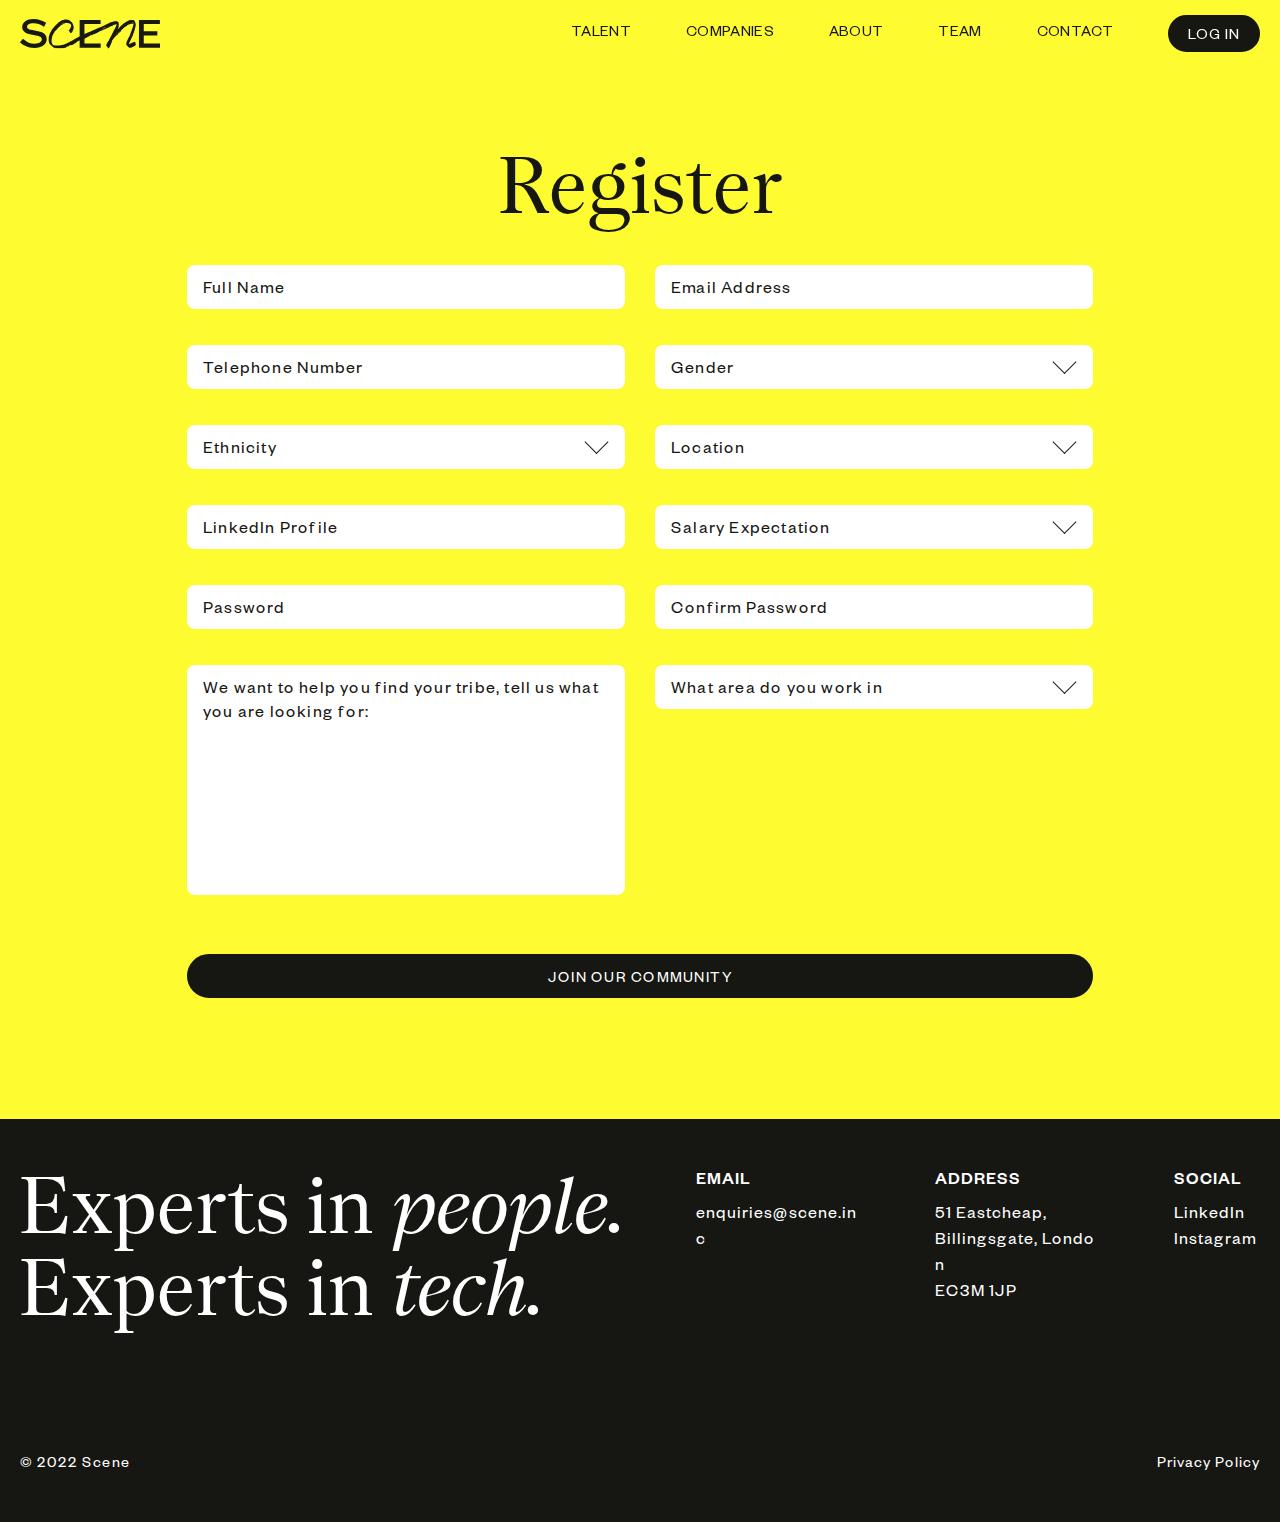
<file: register.html>
<!DOCTYPE html>
<html lang="en">
    <head>
        <meta charset="utf-8">
        <meta name="viewport" content="width=device-width, minimum-scale=1.0, maximum-scale=1.0, initial-scale=1.0, user-scalable=no">
        <meta name="format-detection" content="telephone=no">
        <title>Scene | Register</title>

        <link rel="icon" type="image/png" sizes="32x32" href="favicon/favicon.svg">
        <link type="text/css" rel="stylesheet" href="css/style.css">
    </head>

    <body>
        <main class="main-wrap">
            <!--  Beginning header section  -->
            <header class="main-header-section">
                <div class="common-wrap clear">
                    <div class="header-inner flex">
                        <div class="logo-wrap flex">
                            <div class="main-logo">
                                <a href="index.html"><img src="svgs/Logo.svg" alt="main-logo"></a>
                            </div>
                            <div class="hamburger flex">
                                <span class="menu">menu</span>
                                <span class="close">close</span>
                            </div>
                        </div>
                        <div class="nav-wrap flex">
                            <nav class="main-nav flex">
                                <ul>
                                    <li><a href="candidates.html">talent</a></li>
                                    <li><a href="companies.html">companies</a></li>
                                    <li><a href="about.html">about</a></li>
                                    <li><a href="team.html">team</a></li>
                                    <li><a href="#">contact</a></li>
                                    <li><a href="login.html" class="btn">log in</a></li>
                                </ul>
                            </nav>
                        </div>
                    </div>
                </div>
            </header>
            <!-- //End header section -->

            <!-- Beginning main content section  -->
            <section class="main-content-wrap home">
                
                <section class="register-wrap bg-change" data="yellow">
                    <div class="common-wrap clear">
                        <div class="register-inner flex">
                            <h2>Register</h2>
                            <form action="#">
                                <div class="register-input-row-wrap flex">
                                    <div class="register-input-row flex">
                                        <div class="register-input-col">
                                            <input type="text" placeholder="Full Name">
                                        </div>
                                        <div class="register-input-col">
                                            <input type="email" placeholder="Email Address">
                                        </div>
                                    </div>
                                    <div class="register-input-row flex">
                                        <div class="register-input-col">
                                            <input type="number" placeholder="Telephone Number">
                                        </div>
                                        <div class="register-input-col">
                                            <div class="register-select">
                                                <select name="" id="">
                                                    <option value="none">Gender</option>
                                                    <option value="Male">Male</option>
                                                    <option value="Female">Female</option>
                                                </select>
                                            </div>
                                        </div>
                                    </div>
                                    <div class="register-input-row flex">
                                        <div class="register-input-col">
                                            <div class="register-select">
                                                <select name="" id="">
                                                    <option value="none">Ethnicity</option>
                                                    <option value="Male">Ethnicity 2</option>
                                                    <option value="Female">Ethnicity 3</option>
                                                </select>
                                            </div>
                                        </div>
                                        <div class="register-input-col">
                                            <div class="register-select">
                                                <select name="" id="">
                                                    <option value="none">Location</option>
                                                    <option value="Male">Location 2</option>
                                                    <option value="Female">Location 3</option>
                                                </select>
                                            </div>
                                        </div>
                                    </div>
                                    <div class="register-input-row flex">
                                        <div class="register-input-col">
                                            <input type="text" placeholder="LinkedIn Profile">
                                        </div>
                                        <div class="register-input-col">
                                            <div class="register-select">
                                                <select name="" id="">
                                                    <option value="none">Salary Expectation</option>
                                                    <option value="Male">Salary Expectation 2</option>
                                                    <option value="Female">Salary Expectation 3</option>
                                                </select>
                                            </div>
                                        </div>
                                    </div>
                                    <div class="register-input-row flex">
                                        <div class="register-input-col">
                                            <input type="password" placeholder="Password">
                                        </div>
                                        <div class="register-input-col">
                                            <input type="password" placeholder="Confirm Password">
                                        </div>
                                    </div>
                                    <div class="register-input-row flex">
                                        <div class="register-input-col">
                                            <textarea placeholder="We want to help you find your tribe, tell us what you are looking for:"></textarea>
                                        </div>
                                        <div class="register-input-col work-dropdown">
                                            <div class="register-select">
                                                <select name="" id="">
                                                    <option value="none">What area do you work in</option>
                                                    <option value="Male">Commercial</option>
                                                    <option value="Female">Commercial 2</option>
                                                </select>
                                            </div>
                                            <div class="register-check-box-wrap">
                                                <p>What job roles are you interested in?</p>
                                                <div class="register-check-box-row-wrap flex">
                                                    <ul>
                                                        <li>
                                                            <input type="checkbox" id="checkbox-1">
                                                            <label for="checkbox-1">Account Executive</label>
                                                        </li>
                                                        <li>
                                                            <input type="checkbox" id="checkbox-2" checked>
                                                            <label for="checkbox-2">Account Manager</label>
                                                        </li>
                                                        <li>
                                                            <input type="checkbox" id="checkbox-3">
                                                            <label for="checkbox-3">Customer Success</label>
                                                        </li>
                                                    </ul>
                                                    <ul>
                                                        <li>
                                                            <input type="checkbox" id="checkbox-4" checked>
                                                            <label for="checkbox-4">SDR</label>
                                                        </li>
                                                        <li>
                                                            <input type="checkbox" id="checkbox-5">
                                                            <label for="checkbox-5">Sales Engineer</label>
                                                        </li>
                                                        <li>
                                                            <input type="checkbox" id="checkbox-6">
                                                            <label for="checkbox-6">Leadership</label>
                                                        </li>
                                                    </ul>
                                                </div>
                                            </div>
                                        </div>
                                    </div>
                                    <div class="register-input-row submit flex">
                                        <input type="submit" value="join our community" class="btn">
                                    </div>
                                </div>
                            </form>
                        </div>  
                    </div>
                </section>

            </section>
            <!-- //End main content section -->

            <!-- Beginning footer section-->
            <footer class="main-footer-section">
                <div class="common-wrap clear">
                    <div class="footer-inner flex">
                        <div class="footer-widget-wrap flex">
                            <div class="footer-widget widget-content">
                                <h2>Experts in <span>people.</span>
                                    Experts in <span>tech.</span> </h2>
                            </div>
                            <div class="footer-widget">
                                <h6>EMAIL</h6>
                                <a href="mailto:enquiries@scene.inc">enquiries@scene.inc</a>
                            </div>
                            <div class="footer-widget">
                                <h6>ADDRESS</h6>
                                <address>51 Eastcheap,<br> Billingsgate, London<br> EC3M 1JP</address>
                            </div>
                            <div class="footer-widget">
                                <h6>SOCIAL</h6>
                                <ul>
                                    <li><a href="#">LinkedIn</a></li>
                                    <li><a href="#">Instagram</a></li>
                                </ul>
                            </div>
                        </div>
                        <div class="footer-bottom flex">
                            <p>© 2022 Scene</p>
                            <a href="privacy-policy.html">Privacy Policy</a>
                        </div>
                    </div>
                </div>
            </footer>
            <!-- //End main footer section -->
        </main>

        <script type="text/javascript" src="js/jquery-3.5.1.min.js"></script>
        <script type="text/javascript" src="js/jquery.marquee.min.js"></script>
        <script type="text/javascript" src="js/headroom.js"></script>
        <script type="text/javascript" src="js/common-scripts.js" defer></script>
    </body>
</html>
</file>
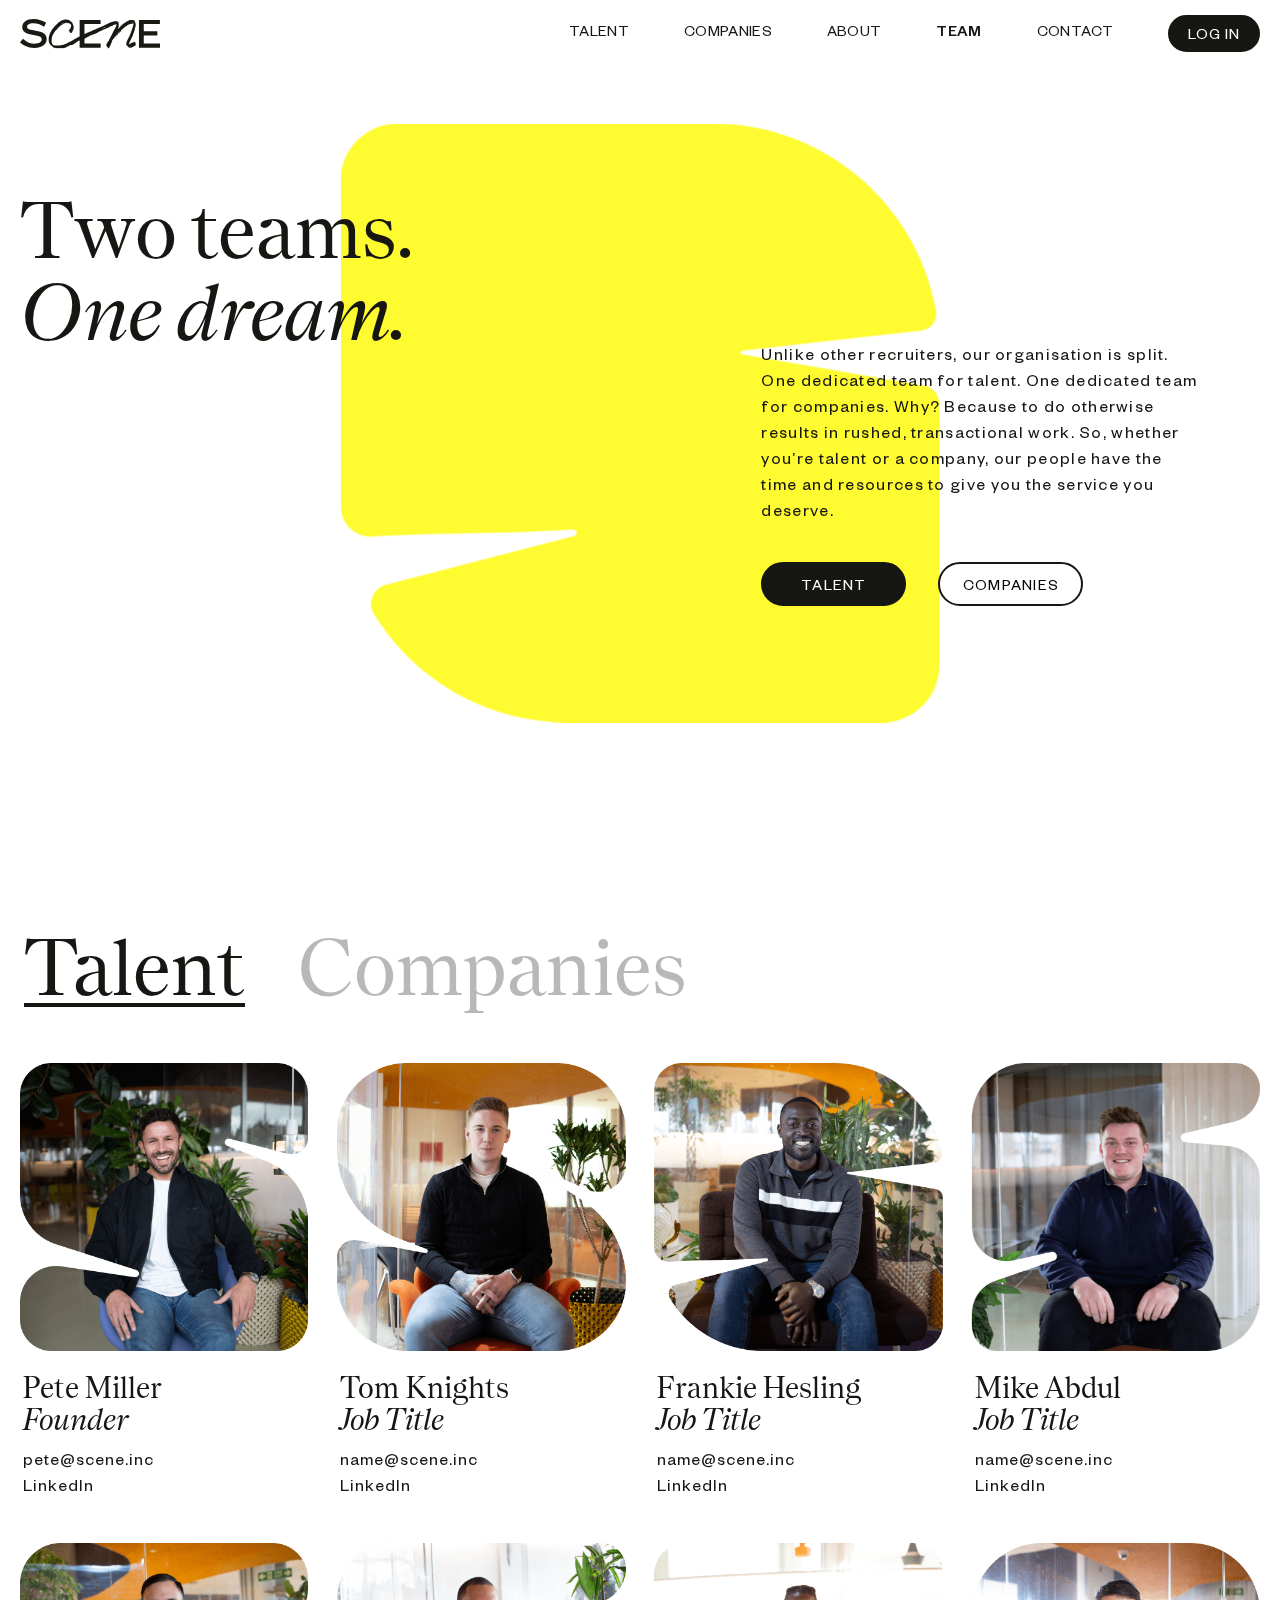
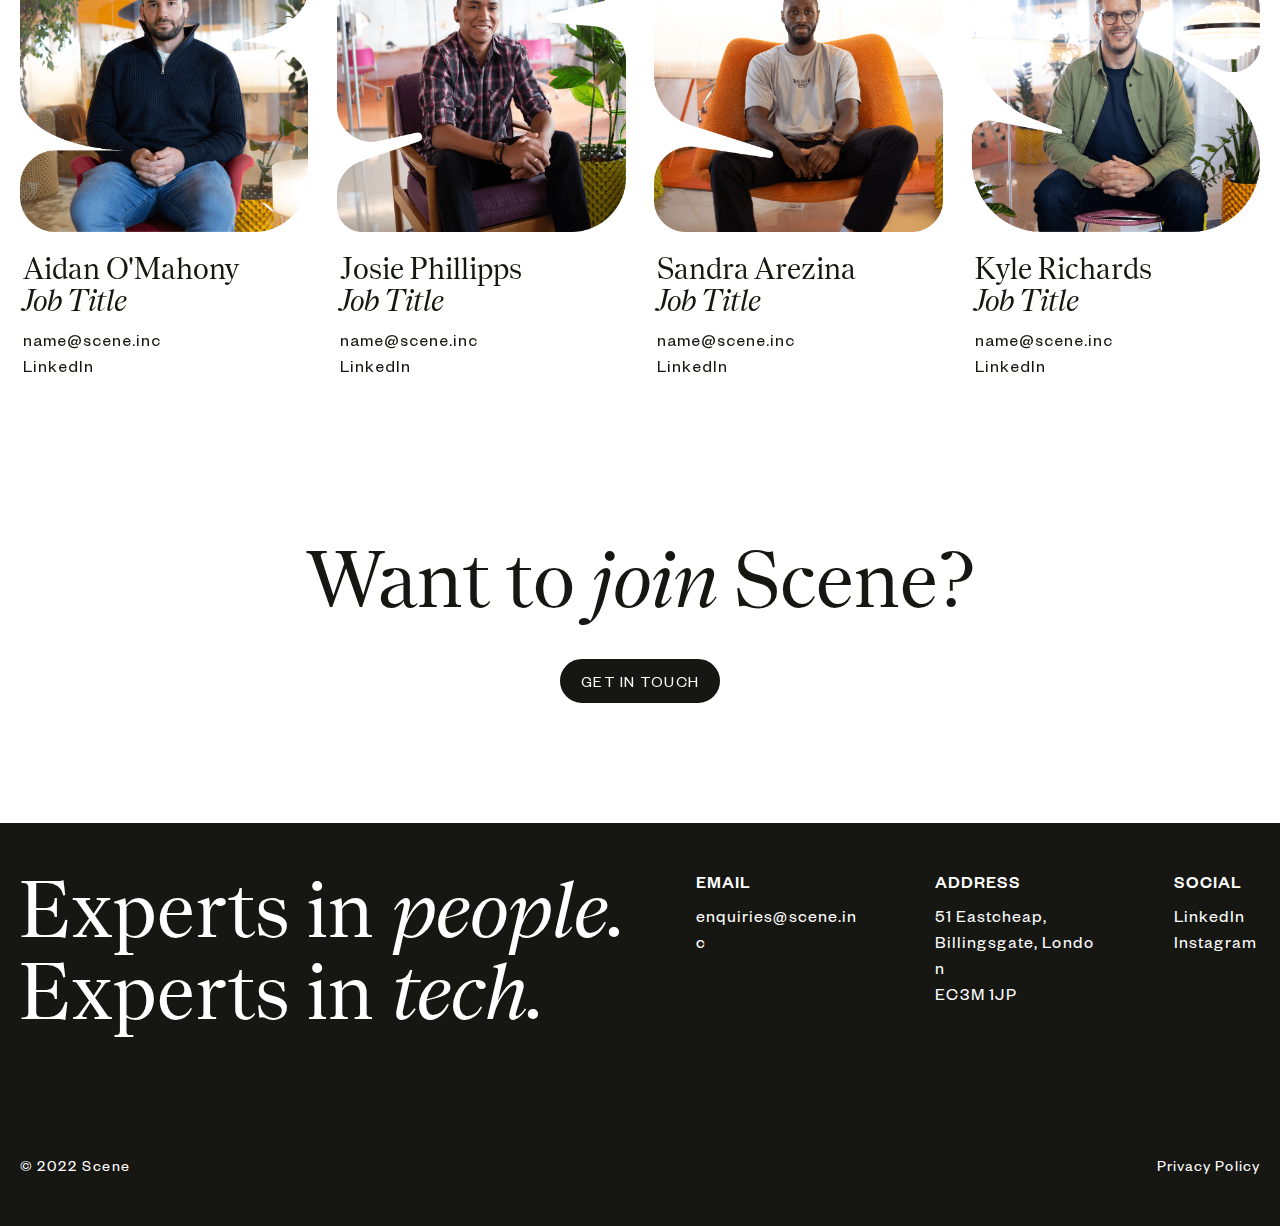
<file: team.html>
<!DOCTYPE html>
<html lang="en">
    <head>
        <meta charset="utf-8">
        <meta name="viewport" content="width=device-width, minimum-scale=1.0, maximum-scale=1.0, initial-scale=1.0, user-scalable=no">
        <meta name="format-detection" content="telephone=no">
        <title>Scene | Team</title>

        <link rel="icon" type="image/png" sizes="32x32" href="favicon/favicon.svg">
        <link type="text/css" rel="stylesheet" href="css/slick.min.css">
        <link type="text/css" rel="stylesheet" href="css/slick-theme.min.css">
        <link type="text/css" rel="stylesheet" href="css/style.css">
    </head>

    <body>
        <main class="main-wrap">
            <!--  Beginning header section  -->
            <header class="main-header-section">
                <div class="common-wrap clear">
                    <div class="header-inner flex">
                        <div class="logo-wrap flex">
                            <div class="main-logo">
                                <a href="index.html"><img src="svgs/Logo.svg" alt="main-logo"></a>
                            </div>
                            <div class="hamburger flex">
                                <span class="menu">menu</span>
                                <span class="close">close</span>
                            </div>
                        </div>
                        <div class="nav-wrap flex">
                            <nav class="main-nav flex">
                                <ul>
                                    <li><a href="candidates.html">talent</a></li>
                                    <li><a href="companies.html">companies</a></li>
                                    <li><a href="about.html">about</a></li>
                                    <li class="active"><a href="team.html">team</a></li>
                                    <li><a href="#">contact</a></li>
                                    <li><a href="login.html" class="btn">log in</a></li>
                                </ul>
                            </nav>
                        </div>
                    </div>
                </div>
            </header>
            <!-- //End header section -->

            <!-- Beginning main content section  -->
            <section class="main-content-wrap team">
                
                <section class="hero-wrap">
                    <div class="common-wrap clear">
                        <div class="hero-inner flex">
                            <div class="hero-thumb">
                                <figure>
                                    <img src="svgs/team/hero-shape.svg" alt="hero-thumb" id="zoom-img" class="zoom-img">
                                </figure>
                            </div>
                            <div class="hero-content-wrap flex">
                                <div class="hero-title">
                                    <h2>Two teams.<br>
                                        <span>One dream.</span></h2>
                                </div>
                                <div class="hero-content">
                                    <p>Unlike other recruiters, our organisation is split. One dedicated team
                                        for talent. One dedicated team for companies. Why? Because to do
                                        otherwise results in rushed, transactional work. So, whether you’re
                                        talent or a company, our people have the time and resources to give
                                        you the service you deserve.</p>
                                    <div class="hero-content-btn flex">
                                        <a href="candidates.html" class="btn">talent</a>
                                        <a href="companies.html" class="btn transparent">COMPANIES</a>
                                    </div>
                                </div>
                            </div>
                        </div>
                    </div>
                </section>

                <section class="team-wrap">
                    <div class="common-wrap clear">
                        <div class="team-inner flex">
                            <div class="team-tab-trigger flex">
                                <ul>
                                    <li class="active"><a href="#team-tab-item-1">Talent</a></li>
                                    <li><a href="#team-tab-item-2">Companies</a></li>
                                </ul>
                            </div>
                            <div class="team-tab-item-wrap flex">
                                <div class="team-tab-item" id="team-tab-item-1">
                                    <div class="team-component-wrap flex">
                                        <div class="team-component">
                                            <div class="team-component-thumb">
                                                <figure>
                                                    <img src="img/team/team-1@2x.png" srcset="img/team/team-1.png 640w, img/team/team-1@2x.png 1025w, img/team/team-1@3x.png 1600w" sources="(min-width:1920px)640w, 1025w, 1600w, 100vw" alt="hero-thumb">
                                                </figure>
                                            </div>
                                            <div class="team-component-content">
                                                <h5>Pete Miller</h5>
                                                <h5><span>Founder</span></h5>
                                                <ul>
                                                    <li><a href="#">pete@scene.inc</a></li>
                                                    <li><a href="#">LinkedIn</a></li>
                                                </ul>
                                            </div>
                                        </div>
                                        <div class="team-component">
                                            <div class="team-component-thumb">
                                                <figure>
                                                    <img src="img/team/team-2@2x.png" srcset="img/team/team-2.png 640w, img/team/team-2@2x.png 1025w, img/team/team-2@3x.png 1600w" sources="(min-width:1920px)640w, 1025w, 1600w, 100vw" alt="hero-thumb">
                                                </figure>
                                            </div>
                                            <div class="team-component-content">
                                                <h5>Tom Knights</h5>
                                                <h5><span>Job Title</span></h5>
                                                <ul>
                                                    <li><a href="#">name@scene.inc</a></li>
                                                    <li><a href="#">LinkedIn</a></li>
                                                </ul>
                                            </div>
                                        </div>
                                        <div class="team-component">
                                            <div class="team-component-thumb">
                                                <figure>
                                                    <img src="img/team/team-3@2x.png" srcset="img/team/team-3.png 640w, img/team/team-3@2x.png 1025w, img/team/team-3@3x.png 1600w" sources="(min-width:1920px)640w, 1025w, 1600w, 100vw" alt="hero-thumb">
                                                </figure>
                                            </div>
                                            <div class="team-component-content">
                                                <h5>Frankie Hesling</h5>
                                                <h5><span>Job Title</span></h5>
                                                <ul>
                                                    <li><a href="#">name@scene.inc</a></li>
                                                    <li><a href="#">LinkedIn</a></li>
                                                </ul>
                                            </div>
                                        </div>
                                        <div class="team-component">
                                            <div class="team-component-thumb">
                                                <figure>
                                                    <img src="img/team/team-4@2x.png" srcset="img/team/team-4.png 640w, img/team/team-4@2x.png 1025w, img/team/team-4@3x.png 1600w" sources="(min-width:1920px)640w, 1025w, 1600w, 100vw" alt="hero-thumb">
                                                </figure>
                                            </div>
                                            <div class="team-component-content">
                                                <h5>Mike Abdul</h5>
                                                <h5><span>Job Title</span></h5>
                                                <ul>
                                                    <li><a href="#">name@scene.inc</a></li>
                                                    <li><a href="#">LinkedIn</a></li>
                                                </ul>
                                            </div>
                                        </div>
                                        <div class="team-component">
                                            <div class="team-component-thumb">
                                                <figure>
                                                    <img src="img/team/team-5@2x.png" srcset="img/team/team-5.png 640w, img/team/team-5@2x.png 1025w, img/team/team-5@3x.png 1600w" sources="(min-width:1920px)640w, 1025w, 1600w, 100vw" alt="hero-thumb">
                                                </figure>
                                            </div>
                                            <div class="team-component-content">
                                                <h5>Aidan O'Mahony</h5>
                                                <h5><span>Job Title</span></h5>
                                                <ul>
                                                    <li><a href="#">name@scene.inc</a></li>
                                                    <li><a href="#">LinkedIn</a></li>
                                                </ul>
                                            </div>
                                        </div>
                                        <div class="team-component">
                                            <div class="team-component-thumb">
                                                <figure>
                                                    <img src="img/team/team-6@2x.png" srcset="img/team/team-6.png 640w, img/team/team-6@2x.png 1025w, img/team/team-6@3x.png 1600w" sources="(min-width:1920px)640w, 1025w, 1600w, 100vw" alt="hero-thumb">
                                                </figure>
                                            </div>
                                            <div class="team-component-content">
                                                <h5>Josie Phillipps</h5>
                                                <h5><span>Job Title</span></h5>
                                                <ul>
                                                    <li><a href="#">name@scene.inc</a></li>
                                                    <li><a href="#">LinkedIn</a></li>
                                                </ul>
                                            </div>
                                        </div>
                                        <div class="team-component">
                                            <div class="team-component-thumb">
                                                <figure>
                                                    <img src="img/team/team-7@2x.png" srcset="img/team/team-7.png 640w, img/team/team-7@2x.png 1025w, img/team/team-7@3x.png 1600w" sources="(min-width:1920px)640w, 1025w, 1600w, 100vw" alt="hero-thumb">
                                                </figure>
                                            </div>
                                            <div class="team-component-content">
                                                <h5>Sandra Arezina</h5>
                                                <h5><span>Job Title</span></h5>
                                                <ul>
                                                    <li><a href="#">name@scene.inc</a></li>
                                                    <li><a href="#">LinkedIn</a></li>
                                                </ul>
                                            </div>
                                        </div>
                                        <div class="team-component">
                                            <div class="team-component-thumb">
                                                <figure>
                                                    <img src="img/team/team-8@2x.png" srcset="img/team/team-8.png 640w, img/team/team-8@2x.png 1025w, img/team/team-8@3x.png 1600w" sources="(min-width:1920px)640w, 1025w, 1600w, 100vw" alt="hero-thumb">
                                                </figure>
                                            </div>
                                            <div class="team-component-content">
                                                <h5>Kyle Richards</h5>
                                                <h5><span>Job Title</span></h5>
                                                <ul>
                                                    <li><a href="#">name@scene.inc</a></li>
                                                    <li><a href="#">LinkedIn</a></li>
                                                </ul>
                                            </div>
                                        </div>
                                    </div>
                                </div>
                                <div class="team-tab-item" id="team-tab-item-2">
                                    <div class="team-component-wrap flex">
                                        <div class="team-component">
                                            <div class="team-component-thumb">
                                                <figure>
                                                    <img src="img/team/team-1@2x.png" srcset="img/team/team-1.png 640w, img/team/team-1@2x.png 1025w, img/team/team-1@3x.png 1600w" sources="(min-width:1920px)640w, 1025w, 1600w, 100vw" alt="hero-thumb">
                                                </figure>
                                            </div>
                                            <div class="team-component-content">
                                                <h5>Pete Miller</h5>
                                                <h5><span>Founder</span></h5>
                                                <ul>
                                                    <li><a href="#">pete@scene.inc</a></li>
                                                    <li><a href="#">LinkedIn</a></li>
                                                </ul>
                                            </div>
                                        </div>
                                        <div class="team-component">
                                            <div class="team-component-thumb">
                                                <figure>
                                                    <img src="img/team/team-6@2x.png" srcset="img/team/team-6.png 640w, img/team/team-6@2x.png 1025w, img/team/team-6@3x.png 1600w" sources="(min-width:1920px)640w, 1025w, 1600w, 100vw" alt="hero-thumb">
                                                </figure>
                                            </div>
                                            <div class="team-component-content">
                                                <h5>Josie Phillipps</h5>
                                                <h5><span>Job Title</span></h5>
                                                <ul>
                                                    <li><a href="#">name@scene.inc</a></li>
                                                    <li><a href="#">LinkedIn</a></li>
                                                </ul>
                                            </div>
                                        </div>
                                        <div class="team-component">
                                            <div class="team-component-thumb">
                                                <figure>
                                                    <img src="img/team/team-7@2x.png" srcset="img/team/team-7.png 640w, img/team/team-7@2x.png 1025w, img/team/team-7@3x.png 1600w" sources="(min-width:1920px)640w, 1025w, 1600w, 100vw" alt="hero-thumb">
                                                </figure>
                                            </div>
                                            <div class="team-component-content">
                                                <h5>Sandra Arezina</h5>
                                                <h5><span>Job Title</span></h5>
                                                <ul>
                                                    <li><a href="#">name@scene.inc</a></li>
                                                    <li><a href="#">LinkedIn</a></li>
                                                </ul>
                                            </div>
                                        </div>
                                        <div class="team-component">
                                            <div class="team-component-thumb">
                                                <figure>
                                                    <img src="img/team/team-8@2x.png" srcset="img/team/team-8.png 640w, img/team/team-8@2x.png 1025w, img/team/team-8@3x.png 1600w" sources="(min-width:1920px)640w, 1025w, 1600w, 100vw" alt="hero-thumb">
                                                </figure>
                                            </div>
                                            <div class="team-component-content">
                                                <h5>Kyle Richards</h5>
                                                <h5><span>Job Title</span></h5>
                                                <ul>
                                                    <li><a href="#">name@scene.inc</a></li>
                                                    <li><a href="#">LinkedIn</a></li>
                                                </ul>
                                            </div>
                                        </div>
                                        <div class="team-component">
                                            <div class="team-component-thumb">
                                                <figure>
                                                    <img src="img/team/team-2@2x.png" srcset="img/team/team-2.png 640w, img/team/team-2@2x.png 1025w, img/team/team-2@3x.png 1600w" sources="(min-width:1920px)640w, 1025w, 1600w, 100vw" alt="hero-thumb">
                                                </figure>
                                            </div>
                                            <div class="team-component-content">
                                                <h5>Tom Knights</h5>
                                                <h5><span>Job Title</span></h5>
                                                <ul>
                                                    <li><a href="#">name@scene.inc</a></li>
                                                    <li><a href="#">LinkedIn</a></li>
                                                </ul>
                                            </div>
                                        </div>
                                        <div class="team-component">
                                            <div class="team-component-thumb">
                                                <figure>
                                                    <img src="img/team/team-3@2x.png" srcset="img/team/team-3.png 640w, img/team/team-3@2x.png 1025w, img/team/team-3@3x.png 1600w" sources="(min-width:1920px)640w, 1025w, 1600w, 100vw" alt="hero-thumb">
                                                </figure>
                                            </div>
                                            <div class="team-component-content">
                                                <h5>Frankie Hesling</h5>
                                                <h5><span>Job Title</span></h5>
                                                <ul>
                                                    <li><a href="#">name@scene.inc</a></li>
                                                    <li><a href="#">LinkedIn</a></li>
                                                </ul>
                                            </div>
                                        </div>
                                        <div class="team-component">
                                            <div class="team-component-thumb">
                                                <figure>
                                                    <img src="img/team/team-4@2x.png" srcset="img/team/team-4.png 640w, img/team/team-4@2x.png 1025w, img/team/team-4@3x.png 1600w" sources="(min-width:1920px)640w, 1025w, 1600w, 100vw" alt="hero-thumb">
                                                </figure>
                                            </div>
                                            <div class="team-component-content">
                                                <h5>Mike Abdul</h5>
                                                <h5><span>Job Title</span></h5>
                                                <ul>
                                                    <li><a href="#">name@scene.inc</a></li>
                                                    <li><a href="#">LinkedIn</a></li>
                                                </ul>
                                            </div>
                                        </div>
                                        <div class="team-component">
                                            <div class="team-component-thumb">
                                                <figure>
                                                    <img src="img/team/team-5@2x.png" srcset="img/team/team-5.png 640w, img/team/team-5@2x.png 1025w, img/team/team-5@3x.png 1600w" sources="(min-width:1920px)640w, 1025w, 1600w, 100vw" alt="hero-thumb">
                                                </figure>
                                            </div>
                                            <div class="team-component-content">
                                                <h5>Aidan O'Mahony</h5>
                                                <h5><span>Job Title</span></h5>
                                                <ul>
                                                    <li><a href="#">name@scene.inc</a></li>
                                                    <li><a href="#">LinkedIn</a></li>
                                                </ul>
                                            </div>
                                        </div>
                                    </div>
                                </div>
                            </div>
                        </div>
                    </div>
                </section>
                

                <section class="cta-wrap">
                    <div class="common-wrap clear">
                        <div class="cta-inner flex">
                            <div class="cta-content">
                                <h2>Want to <span>join</span> Scene?</h2>
                                    <div class="cta-content-btn flex">
                                        <a href="#" class="btn">get in touch</a>
                                    </div>
                            </div>
                        </div>
                    </div>
                </section>

            </section>
            <!-- //End main content section -->

            <!-- Beginning footer section-->
            <footer class="main-footer-section">
                <div class="common-wrap clear">
                    <div class="footer-inner flex">
                        <div class="footer-widget-wrap flex">
                            <div class="footer-widget widget-content">
                                <h2>Experts in <span>people.</span>
                                    Experts in <span>tech.</span> </h2>
                            </div>
                            <div class="footer-widget">
                                <h6>EMAIL</h6>
                                <a href="mailto:enquiries@scene.inc">enquiries@scene.inc</a>
                            </div>
                            <div class="footer-widget">
                                <h6>ADDRESS</h6>
                                <address>51 Eastcheap,<br> Billingsgate, London<br> EC3M 1JP</address>
                            </div>
                            <div class="footer-widget">
                                <h6>SOCIAL</h6>
                                <ul>
                                    <li><a href="#">LinkedIn</a></li>
                                    <li><a href="#">Instagram</a></li>
                                </ul>
                            </div>
                        </div>
                        <div class="footer-bottom flex">
                            <p>© 2022 Scene</p>
                            <a href="privacy-policy.html">Privacy Policy</a>
                        </div>
                    </div>
                </div>
            </footer>
            <!-- //End main footer section -->
        </main>

        <script type="text/javascript" src="js/jquery-3.5.1.min.js"></script>
        <script type="text/javascript" src="js/slick.min.js"></script>
        <script type="text/javascript" src="js/headroom.js"></script>
        <script type="text/javascript" src="js/common-scripts.js" defer></script>
    </body>
</html>
</file>
<file: css/style.css>
/* Typography */

@font-face {
    font-family: 'FoundersGroteskRegular';
    src: url('../fonts/FoundersGroteskRegular.eot');
    src: url('../fonts/FoundersGroteskRegular.eot') format('embedded-opentype'),
         url('../fonts/FoundersGroteskRegular.woff2') format('woff2'),
         url('../fonts/FoundersGroteskRegular.woff') format('woff'),
         url('../fonts/FoundersGroteskRegular.ttf') format('truetype'),
         url('../fonts/FoundersGroteskRegular.svg#FoundersGroteskRegular') format('svg');
}


@font-face {
    font-family: 'FoundersGroteskMedium';
    src: url('../fonts/FoundersGroteskMedium.eot');
    src: url('../fonts/FoundersGroteskMedium.eot') format('embedded-opentype'),
         url('../fonts/FoundersGroteskMedium.woff2') format('woff2'),
         url('../fonts/FoundersGroteskMedium.woff') format('woff'),
         url('../fonts/FoundersGroteskMedium.ttf') format('truetype'),
         url('../fonts/FoundersGroteskMedium.svg#FoundersGroteskMedium') format('svg');
}

@font-face {
    font-family: 'NantesRegular';
    src: url('../fonts/NantesRegular.eot');
    src: url('../fonts/NantesRegular.eot') format('embedded-opentype'),
         url('../fonts/NantesRegular.woff2') format('woff2'),
         url('../fonts/NantesRegular.woff') format('woff'),
         url('../fonts/NantesRegular.ttf') format('truetype'),
         url('../fonts/NantesRegular.svg#NantesRegular') format('svg');
}
@font-face {
    font-family: 'NantesRegularItalic';
    src: url('../fonts/NantesRegularItalic.eot');
    src: url('../fonts/NantesRegularItalic.eot') format('embedded-opentype'),
         url('../fonts/NantesRegularItalic.woff2') format('woff2'),
         url('../fonts/NantesRegularItalic.woff') format('woff'),
         url('../fonts/NantesRegularItalic.ttf') format('truetype'),
         url('../fonts/NantesRegularItalic.svg#NantesRegularItalic') format('svg');
}





/* // End typography */


/*	Resets
	------	*/

html, body, div, span, object, iframe, h1, h2, h3, h4, h5, h6, p, blockquote, pre, a, abbr, address, cite, code, del, dfn, em, img, ins, kbd, q, samp, small, strong, sub, sup, var, b, i, hr, dl, dt, dd, ol, ul, li, fieldset, form, label, legend, table, caption, tbody, tfoot, thead, tr, th, td, article, aside, canvas, details, figure, figcaption, hgroup, menu, footer, header, nav, section, summary, time, mark, audio, video {margin: 0; padding: 0; border: 0; }

ul{list-style: none;}
article, aside, canvas, figure, figure img, figcaption, hgroup, footer, header, nav, section, audio, video{display: block;}

blockquote, q{quotes: none;}
blockquote:before, blockquote:after,
q:before, q:after{content: ''; content: none;}
table{border-collapse: collapse; border-spacing: 0;}
b, strong{font-weight: bold;}
[type="checkbox"], [type="radio"]{box-sizing: border-box; padding: 0;}
[type="search"]{-webkit-appearance: textfield; outline-offset: -2px;}
[type="search"]::-webkit-search-decoration{-webkit-appearance: none;}
::-webkit-file-upload-button{-webkit-appearance: button; font: inherit;}

.clear:after{content:".";display:block;clear:both;visibility:hidden;line-height:0;height:0}
a img{border:0; width: auto; height: auto; max-width: 100%; vertical-align: bottom; border-style: none;}
a,input,select,textarea{outline:none;}
img{width: auto; height: auto; max-width: 100%; vertical-align: bottom; border-style: none;}

/* Selection colours (easy to forget) */
img::selection{background: transparent;}
img::-moz-selection{background: transparent;}
a{text-decoration: none; display: inline-block;}

input[type='number']{-moz-appearance:textfield;}
input::-webkit-outer-spin-button,
input::-webkit-inner-spin-button{-webkit-appearance: none;}
input::-moz-focus-inner{border:0; padding: 0; }
input:invalid,
input:required{box-shadow: none;}
input[type="search"]::-webkit-search-decoration,
input[type="search"]::-webkit-search-cancel-button,
input[type="search"]::-webkit-search-results-button,
input[type="search"]::-webkit-search-results-decoration{display: none;}
input:required { box-shadow:none; }
input::-moz-focus-inner{box-shadow:0 0 0px transparent;}
input[type="text"],input[type="email"],input[type="tel"],input[type="search"],input[type="number"],input[type="submit"],input[type="password"],select,textarea{-webkit-appearance:none;-moz-appearance:none;appearance:none;}



a img{border:0; width: auto; height: auto; max-width: 100%; vertical-align: bottom; border-style: none; -webkit-perspective: 0; perspective: 0; -webkit-backface-visibility: hidden; -webkit-transform: translate3d(0,0,0); visibility: visible; backface-visibility: hidden;}
img{width: auto; height: auto; max-width: 100%; vertical-align: bottom; border-style: none; -webkit-perspective: 0; perspective: 0; -webkit-backface-visibility: hidden; -webkit-transform: translate3d(0,0,0); visibility: visible; backface-visibility: hidden;}
/*		Default Layout
-------------------------------------------------------------------------------
*/

/*

Font property css

font: font-style font-variant font-weight font-size/line-height font-family|caption|icon|menu|message-box|small-caption|status-bar|initial|inherit;

*/

html {
    height: 100%;
    max-height: 100%;
    min-height: 100%;
    /*overflow: hidden;
    overflow-y: scroll;*/
}

:root{
	--white: #ffffff;
	--black: #000000;
	--rangoon-green: #161612;
    --golden-fizz: #FFFB31;
	--gallery: #EFEFEF;

    --red: #ff0202;

	--FoundersGroteskRegular: 'FoundersGroteskRegular', sans-serif;
	--FoundersGroteskMedium: 'FoundersGroteskMedium', sans-serif;
	--NantesRegular: 'NantesRegular', sans-serif;
	--NantesRegularItalic: 'NantesRegularItalic', sans-serif;

}

body{background: rgb(255,255,255); -webkit-text-size-adjust: 100%; -moz-text-size-adjust:100%; -moz-osx-font-smoothing:grayscale;-webkit-font-smoothing:antialiased; font-family: var(--FoundersGroteskRegular); font-weight: normal; font-size: 18px; line-height: 26px; color: var(--rangoon-green); transition: background-color 0.4s ease-in-out;}

*{-webkit-box-sizing: border-box;-moz-box-sizing:border-box; box-sizing: border-box;}

/* Global style */
h1, h2, h3, h4, h5, h6{font-family: var(--NantesRegular); font-weight: normal; color: var(--rangoon-green);}
h1 span, h2 span, h3 span, h4 span, h5 span, h6 span{font-family: var(--NantesRegularItalic);}
h1{}
h2{font-size: 80px; line-height: 82px;}
h3{font-size: 50px; line-height: 52px;}
h4{font-size: 40px; line-height: 42px;}
h5{font-size: 30px; line-height: 32px;}
h6{font-size: 18px; line-height: 26px; font-family: var(--FoundersGroteskMedium);}
p{}
span{display: inline-block;}
.lead{font-size: 24px; line-height: 30px;}
.lead-title{font-size: 90px; line-height: 130px;}

dfn, address, em{font-style: normal;}
label, input[type="submit"]{cursor: pointer;}
button:focus{outline: none;}
.btn{-webkit-transition: all .4s ease-in-out; -moz-transition: all .4s ease-in-out; transition: all .4s ease-in-out; font-size: 16px; line-height: 20px; letter-spacing: 0.32px; font-family: var(--FoundersGroteskRegular); font-weight: normal; color: var(--white); background-color: var(--rangoon-green); border-radius: 40px; border: 2px solid var(--rangoon-green); padding: 14px 19px 6px; letter-spacing: 1.25px; box-sizing: border-box; text-align: center; text-transform: uppercase;}
.btn:hover{background-color: transparent; color: var(--rangoon-green);}
.btn.transparent{background-color: transparent; color: var(--black);}
.btn.transparent:hover{background-color: var(--black); color: var(--white);}

.mobi{display: none;}
.desk{display: block;}

.common-wrap{max-width: 1416px; margin: 0 auto; clear: both; padding: 0 20px;}

.centerY { position: absolute; left: 0; right: 0; text-align: center; top: 50%; width: 100%; -webkit-transform: translateY(-50%); -moz-transform: translateY(-50%); transform: translateY(-50%); color: #ffffff; }

/* Flex style */
.flex-box{display: -webkit-flex; display: -webkit-box; display: -moz-box; display: -ms-flexbox; display: flex; -webkit-flex-flow: row wrap; flex-flow: row wrap; -webkit-box-pack: justify; -moz-box-pack: justify; -ms-flex-pack: justify; -webkit-justify-content: space-between; justify-content: space-between;}
.flex-horizontal-align{-webkit-box-pack: center; -moz-box-pack: center; -ms-flex-pack: center; -webkit-justify-content: center; justify-content: center;}
.flex-vertical-align{-webkit-box-align: center; align-items: center;}
.flex-bottom-align{-webkit-box-align: flex-end; align-items: flex-end;}
.flex-content-align{-webkit-align-content: center; -moz-align-content: center; align-content: center;}
.order-1{-webkit-order: 1; -moz-order: 1; -ms-order: 1; order: 1;}
.order-2{-webkit-order: 2; -moz-order: 2; -ms-order: 2; order: 2;}
.flex{display: -webkit-flex; display: -moz-flex; display: -ms-flex; display: -o-flex; display: flex; flex-flow: row wrap;}
/* End Flex style */


section, footer, header{float: left; width: 100%; position: relative;}

body,html{height: 100%;}
.main-wrap{min-height: 100%; overflow: hidden; position: relative; overflow-x: hidden;}

.bg-white{background-color: var(--white)}
.bg-yellow{background-color: var(--golden-fizz)}

/* Start Candidates Style */

/* Start Header Style */
.main-header-section{float: left; width: 100%; padding: 18px 0; position: absolute; top: 0; left: 0; z-index: 8;}
.header-inner{width: 100%; align-items: center; position: relative; z-index: 1;}
.logo-wrap{width: 140px;}
.main-logo{width: 100%;}
.main-logo a{width: 100%;}
.main-logo a img{width: 100%;}

.hamburger{display: none;}

.nav-wrap{width: calc(100% - 140px);}
.main-nav{width: 100%; padding-top: 8px;}
.main-nav ul{width: 100%; display: flex; flex-flow: row wrap; justify-content: flex-end; align-items: center; column-gap: 55px;}
.main-nav ul li a{font-size: 16px; line-height: 19px; letter-spacing: 0.32px; text-transform: uppercase; color: var(--rangoon-green);}
.main-nav ul li.active a{font-family: var(--FoundersGroteskMedium);}

.main-header-section{padding: 15px 0;}
.main-nav{padding-top: 0;}
.main-nav ul li a.btn{color: var(--white); letter-spacing: 1px; padding: 11px 18px 3px;}
.main-nav ul li a.btn:hover{color: var(--black);}


header.headroom {position: fixed; background-color: transparent; transition: .3s ease-in-out;}
header.headroom.slideup {transform: translateY(-100%);}
header.headroom.headroom--bottom {transform: translateY(-100%);}
header.main-header-section.headroom.headroom--not-bottom.headroom--not-top.slidedown {padding-bottom: 34px;}
header.main-header-section:after{opacity: 0; transition: all 0.4s ease; content: ''; position: absolute; top: 0; left: 0; width: 100%; height: 100%; background-image: linear-gradient(to bottom, #fffa00 32%, rgba(255, 251, 49, 0.08) 100%);}
header.main-header-section.headroom.headroom--not-bottom.headroom--not-top.slidedown:after{opacity: 1;}

/* End Header Style */

.main-content-wrap{padding-top: 70px;}
/* Start Hero Style */
.hero-wrap{float: left; width: 100%; padding: 0 0 134px;}
.hero-wrap .common-wrap{max-width: 1408px;}
.hero-inner{width: 100%; position: relative;}
.hero-thumb{position: absolute; width: 100%; top: 47%; left: 50%; transform: translate(-50%, -50%); max-width: 680px; -webkit-mask-image: -webkit-radial-gradient(white, black); transition: 0s ease; display: -webkit-flex; display: -moz-flex; display: -ms-flex; display: -o-flex; display: flex; flex-flow: row wrap; justify-content: center; align-items: center; position: fixed;}
.hero-thumb figure{-webkit-mask-image: -webkit-radial-gradient(white, black); transform: scale(1); transition: 1.2s cubic-bezier(0.47,0,0.75,0.72); padding: 40px 0;}
.hero-thumb figure img{width: 100%; -webkit-mask-image: -webkit-radial-gradient(white, black);} 
@keyframes zoom-in-zoom-out {
    0% {
        transform: scale(0);
    }
    100% {
        transform: scale(1);
    }
}
.hero-content-wrap{width: 100%; position: relative; z-index: 1; padding-top: 118px;}
.hero-title{width: 59.06432748538012%; margin-right: 0.7309941520467836%;}
.hero-content{width: 39.1812865497076%; padding-top: 157px;}
.hero-content p{letter-spacing: 1.3px; margin-bottom: 26px;}
.hero-content-btn{float: left; width: 100%; margin-top: 9px;}
/* Start Hero Style */

/* Start different Style */
.different-wrap{float: left; width: 100%; padding: 66px 0 155px;}
.different-wrap .common-wrap{max-width: 1236px;}
.different-inner{width: 100%; }
.different-title{width: 100%; text-align: center;}
.different-component-wrap{width: 100%; column-gap: 3.8182831633%; row-gap: 20px; margin-top: 80px;}
.different-component{width: 30.51505%; text-align: center;}
.different-component h3{margin-bottom: 20px;}
.different-component h4{max-width: 299px; margin: 0 auto 25px}
.different-component p{letter-spacing: 1px;}
.different-btn{width: 100%; justify-content: center; margin-top: 55px; margin-top: 29px;}
/* End different Style */

/* Start testimonials Style */
.testimonials-wrap{float: left; width: 100%; padding: 125px 0 174px;}
.testimonials-wrap .common-wrap{max-width: 1408px;}

.testimonials-inner{width: 100%;}
.testimonials-inner h6{letter-spacing: 1px; font-family: var(--FoundersGroteskRegular);}
.testimonials-content-wrap{width: 100%; margin-top: 16px; align-items: center;}
.testimonials-content-wrap h2{display: flex; flex-flow: row wrap; align-items: center; word-wrap: break-word; column-gap: 18px;}
.testimonials-content-wrap h2.mobile{display: none;}

.testimonials-content-wrap h2 span{word-wrap: break-word;}
.testimonials-thumb{width: 100px; position: relative;  display: inline-block; padding-top: 14px;} 
.testimonials-thumb figure{width: 100%; position: relative; cursor: pointer;}
.testimonials-thumb figure img{width: 100%; object-fit: cover;}

.first-testimonial img { -webkit-mask-box-image: url(../svgs/S_1.svg); height: 7vw;max-height: 100px;}
.second-testimonial img { -webkit-mask-box-image: url(../svgs/S_2.svg); height: 7vw;max-height: 100px;}
.third-testimonial img { -webkit-mask-box-image: url(../svgs/S_3.svg); height: 7vw;max-height: 100px;}
.four-testimonial img { -webkit-mask-box-image: url(../svgs/S_5.svg); height: 7vw;max-height: 100px;}
.five-testimonial img { -webkit-mask-box-image: url(../svgs/S_5.svg); height: 7vw;max-height: 100px;}
.six-testimonial img { -webkit-mask-box-image: url(../svgs/S_1.svg); height: 7vw;max-height: 100px;}
.eight-testimonial img { -webkit-mask-box-image: url(../svgs/S_4.svg); height: 7vw;max-height: 100px;}
.nine-testimonial img { -webkit-mask-box-image: url(../svgs/S_2.svg); height: 7vw;max-height: 100px;}

.company-testimonial-1 img { -webkit-mask-box-image: url(../svgs/S_4.svg); height: 7vw;max-height: 100px;}
.company-testimonial-2 img { -webkit-mask-box-image: url(../svgs/S_3.svg); height: 7vw;max-height: 100px;}
.company-testimonial-3 img { -webkit-mask-box-image: url(../svgs/S_1.svg); height: 7vw;max-height: 100px;}
.company-testimonial-4 img { -webkit-mask-box-image: url(../svgs/S_2.svg); height: 7vw;max-height: 100px;}
.company-testimonial-5 img { -webkit-mask-box-image: url(../svgs/S_5.svg); height: 7vw;max-height: 100px;}
/*.company-testimonial-6 img { -webkit-mask-box-image: url(../svgs/S_1.svg); height: 7vw;max-height: 100px;}*/
.company-testimonial-7 img { -webkit-mask-box-image: url(../svgs/S_1.svg); height: 7vw;max-height: 100px;}
.company-testimonial-8 img { -webkit-mask-box-image: url(../svgs/S_3.svg); height: 7vw;max-height: 100px;}



.testimonials-content{position: absolute; top: 82%; left: 53%; padding: 29px 24px 24px; border-radius: 20px; /*background-color: var(--gallery);*/ background-color: var(--golden-fizz); width: 377px; z-index: 1; display: none;}

.second-testimonial .testimonials-content{left: auto; right: 50%;}
/* .testimonials-thumb:hover .testimonials-content{opacity: 1; visibility: visible} */
.testimonials-thumb.active .testimonials-content{display: block;}
.testimonials-content p{font-size: 18px; line-height: 26px; font-family: var(--FoundersGroteskRegular); letter-spacing: 1px;}
.testimonials-content h6{font-size: 16px; line-height:26px; font-family: var(--NantesRegular); margin-top: 22px;} 

/* .six-testimonial .testimonials-content{display: block !important;} */


/* End testimonials Style */


/* Start CTA Style */
.cta-wrap{float: left; width: 100%; padding: 174px 0 120px;}
.cta-inner{width: 100%; justify-content: center;}
.cta-content{text-align: center; max-width: 690px;}
.cta-content h2 span{display: contents;}
.cta-content-btn{width: 100%; justify-content: center; margin-top: 40px;}
/* End CTA Style */

/* Start Footer Style */
.main-footer-section{float: left; padding: 44px 0; background-color: var(--rangoon-green);}
.footer-inner{width: 100%;}
.footer-widget-wrap{width: 100%; justify-content: space-between;}

.footer-widget{width: auto; padding: 6px 4px 0 0; max-width: 170px;}
.footer-widget.widget-content{max-width: 607px; padding: 0;}
.footer-widget h2{color: var(--white);}
.footer-widget h6{margin-bottom: 8px; color: var(--white); letter-spacing: 1px;}
.footer-widget ul{width: 100%;}
.footer-widget a, .footer-widget address{color: var(--white); word-break: break-all; letter-spacing: 1px;}

.footer-bottom{width: 100%; margin-top: 125px; justify-content: space-between;}
.footer-bottom p, .footer-bottom a{font-size: 16px; line-height: 26px; color: var(--white); letter-spacing: 1px;}


/* End Footer Style */

/* End Candidates Style */


/* Start Home Style */

.home-hero-wrap{float: left; width: 100%; padding: 0 0 100px;}
.home-hero-inner{width: 100%; align-items: flex-end; justify-content: space-between;}

.home-hero-content{width: 45.34883720930233%; padding-bottom: 30px;}
.home-hero-content h2{margin-bottom: 24px;}
.home-hero-content p{max-width: 555px; letter-spacing: 1px;}
.hero-btn{width: 100%; column-gap: 20px; row-gap: 20px; margin-top: 27px;}
.hero-btn a.btn{min-width: 145px;}
.home-hero-thumb{width: 48.83720930232558%;}
.home-hero-thumb figure{width: 100%;}
.home-hero-thumb figure img {-webkit-mask-box-image: url(../svgs/S_3.svg); height: 47vw; max-height: 672px; object-fit: cover;}



.happy-job-wrap{float: left; width: 100%; padding: 100px 0;}
.happy-job-wrap .common-wrap{max-width: 625px;}
.happy-job-inner{float: left; width: 100%; text-align: center;}
.happy-job-inner h2{margin-bottom: 44px;}
.happy-job-inner h2 br{display: none;}
.happy-job-inner p{letter-spacing: 1px;}

.happy-job-marquee{float: left; width: 100%; margin-top: 94px;}
.happy-job-marquee .js-marquee{display: flex; align-items: center;}
.happy-job-marquee-logo{float: left; width: 200px; margin: 0 40px; display: flex; justify-content: center;}


.recruitment-wrap{float: left; width: 100%; padding: 100px 0 60px;}

.recruitment-inner{width: 100%;}

.recruitment-title{width: 51.16279069767442%;}

.recruitment-btn{width: 100%; column-gap: 24px; row-gap: 20px; margin-top: 42px;}
.recruitment-content .recruitment-btn{display: none;}
.recruitment-content{padding-top: 212px; width: 40.3343023255814%;}
.recruitment-content p{letter-spacing: 1.22px; margin-bottom: 25px;}
.home .cta-wrap{padding-top: 70px;}
/* End Home Style */



/* Start Companies Style */
.companies .hero-wrap { min-height: auto; padding: 0 0 310px; }
.companies .hero-content-wrap {padding-top: 129px;}
.companies .hero-content { padding-top: 169px; }
.companies .different-wrap { padding: 33px 0 119px; }
.companies .testimonials-content-wrap h2{column-gap: 28px;}

.companies .testimonials-content { top: 65%; left: 93%; width: 436px; transform: translateX(-50%); }
.left-testimonials-content .testimonials-content {left: 0; transform: translateX(0);}
.right-testimonials-content .testimonials-content {left: auto; right: 0; transform: translateX(0);}
.companies .testimonials-content h6{letter-spacing: 0;}


@media only screen and (max-width: 1384px) {
	.testimonials-content-wrap{padding-right: 2.2222222222222223vw;}
	.testimonials-content-wrap h2{font-size: 6.25vw; line-height: 9.027777777777779vw; column-gap:  0.9375vw;}
	.testimonials-content{width: 27.3854vw;}
    .testimonials-thumb{width: 6.944444444444445vw;}
    .companies .testimonials-content-wrap h2{column-gap: 1.9444444444444444vw;}
    .companies .testimonials-content {width: 30.27777777777778vw;}
    .testimonials-content h6 { font-size: 1.155vw; line-height: 1.9vw;}
    .testimonials-content p { font-size: 1.3vw; line-height: 1.89vw;}
}
/* End Companies Style */


/* Start About Style */
.about .hero-wrap { padding-bottom: 120px; }
.about .cta-content{max-width: 752px;}

.about-hero-thumb{float: left; width: 100%; margin-top: 40px;}
.about-hero-thumb figure{float: left; width: 100%; max-width: 670px;}
.about-hero-thumb figure img{float: left; width: 100%;}

.about .hero-content { padding-top: 169px; }
.about .hero-content p{max-width: 436px; letter-spacing: 1.26px;}

.about-large-bg{float: left; width: 100%;}
.about-large-bg img{-webkit-mask-box-image: url(../svgs/about-desk.svg); height: 100vw; max-height: 716px; object-fit: cover; width: 100%;}

.tbc-timeline-wrap { float: left; width: 100%; min-height: 595px; display: flex; flex-flow: row wrap; align-items: center; padding-bottom: 0; padding-top: 30px; } 
.tbc-timeline-wrap .common-wrap{max-width: 100%;}
.tbc-timeline-inner{width: 100%; justify-content: center;}
.tbc-timeline-inner h2{color: var(--red); text-align: center;}


.our-values-wrap{float: left; width: 100%; padding: 80px 0}
.our-values-inner{width: 100%;}
.our-values-inner h6{font-family: var(--FoundersGroteskRegular); text-transform: uppercase; letter-spacing: 1px;}

.our-values-accordion-wrap{width: 100%; margin-top: 15px; border-top: 1px solid var(--rangoon-green); counter-reset: section;}
.our-values-accordion-item{width: 100%; border-bottom: 1px solid var(--rangoon-green); padding-left: 116px; position: relative;}
.our-values-accordion-item:before{position: absolute; top: 54px; left: 0; width: 60px; height: 52px; font-size: 50px; line-height: 52px; letter-spacing: 1px; color: var(--rangoon-green); font-family: var(--NantesRegular); counter-increment: section; content: "0" counter(section);}
.our-values-accordion-item h2{padding: 28px 72px 27px 0; position: relative; cursor: pointer;}
.our-values-accordion-item h2:before, .our-values-accordion-item h2:after{content: ''; position: absolute; top: 50%; right: 0; transform: translateY(-50%); width: 72px; height: 72px; background-repeat: no-repeat; background-size: 100% 100%; background-position: center center; background-image: url(../svgs/about/Plus.svg); transition: .3s ease-in-out;}
.our-values-accordion-item h2:after{background-image: url(../svgs/about/Minus.svg); opacity: 0}
.our-values-accordion-item.active h2:after{opacity: 1;}
.our-values-accordion-item.active h2:before{opacity: 0;}
.our-values-accordion-item-content{float: left; width: 100%; padding-bottom: 28px; display: none;}
.our-values-accordion-item-content p{max-width: 904px; letter-spacing: 1.23px;}
.our-values-accordion-item:nth-child(1) .our-values-accordion-item-content{display: block;}
.about .cta-wrap {padding: 80px 0 120px; }
/* End About Style */

/* Start Team Style */
.team .hero-thumb{max-width: 599px;}
.team .hero-content p{max-width: 440px;}
.hero-content-btn{column-gap: 32px;}
.team .hero-content-btn a.btn{min-width: 145px;}


.team-wrap{float: left; width: 100%; padding: 185px 0 80px;}
.team-inner{width: 100%;}
.team-tab-trigger{width: 100%; padding-left: 4px;}
.team-tab-trigger ul{width: 100%; display: flex; flex-flow: row wrap; column-gap: 53px;}
.team-tab-trigger ul li a{font-size: 80px; line-height: 82px; font-family: var(--NantesRegular); color: var(--rangoon-green); opacity: .3; transition: .3s ease-in-out; position: relative;}
.team-tab-trigger ul li a:after{position: absolute; left: 0; bottom: 0; width: 100%; height: 4px; background-color: var(--rangoon-green); content: ''; opacity: 0;}  
.team-tab-trigger ul li.active a{opacity: 1;}
.team-tab-trigger ul li.active a:after{opacity: 1;}

.team-tab-item-wrap{width:100%; margin-top: 56px;}
.team-tab-item{width: 100%; display: none;}
.team-tab-item:nth-child(1){display: block;}
.team-component-wrap{width:100%; row-gap: 41px; column-gap: 2.325581395348837%;}
.team-component{width: 23.25581395348837%;}
.team-component-thumb{float: left; width: 100%;} 
.team-component-thumb figure{float: left; width: 100%;}
.team-component-thumb figure img{float: left; width: 100%;}
.team-component-content{float: left; width: 100%; margin-top: 20px; padding-left: 3px;}
.team-component-content ul{margin-top: 15px;}
.team-component-content ul li a{color: var(--rangoon-green); letter-spacing: 1px;}

.team .cta-wrap { padding: 74px 0 120px; }
/* End Team Style */


/* Start Login Style */
.login-wrap{float: left; width: 100%; padding: 73px 0 116px;}
.login-wrap .common-wrap{max-width: 478px;}
.login-inner{width: 100%;}
.login-inner h2{text-align: center;}
.login-inner form{width: 100%;}
.login-input-row-wrap{width: 100%; margin-top: 40px; row-gap: 32px;}
.login-input-row{width: 100%;}
.login-input-row input:not([type="submit"]) {float: left; width: 100%; height: 44px; border: none; outline: none; background-color: var(--white); padding: 8px 16px 0 16px; letter-spacing: 1.20px; border-radius: 8px; font-size: 18px; line-height: 24px; font-family: var(--FoundersGroteskRegular); color: var(--rangoon-green); }
.login-input-row input::placeholder{color: var(--rangoon-green);}
.login-input-row .btn{width: 100%;}
.login-input-row a{text-align: center; display: inherit;}
.login-input-row a.forgotten-pass { color: var(--rangoon-green); text-transform: uppercase; letter-spacing: 1px; margin-top: 12px; font-size: 16px; line-height: 20px; }
/* End Login Style */

/* Start Register Style */
.register-wrap{float: left; width: 100%; padding: 73px 0 121px;}
.register-wrap .common-wrap{max-width: 946px;}
.register-inner{width: 100%; justify-content: center;}
.register-inner h2{text-align: center;}
.register-inner form{width: 100%;}
.register-input-row-wrap{width: 100%; margin-top: 40px; row-gap: 36px;}
.register-input-row{width: 100%; justify-content: space-between;}
.register-input-col{width: calc(50% - 15px); position: relative;}
.register-input-row input:not([type="submit"]), .register-input-row select, .register-input-row textarea {float: left; width: 100%; height: 44px; border: none; outline: none; background-color: var(--white); padding: 8px 16px 0 16px; letter-spacing: 1.20px; border-radius: 8px; font-size: 18px; line-height: 24px; font-family: var(--FoundersGroteskRegular); color: var(--rangoon-green); position: relative;}
.register-input-row textarea {resize: none; min-height: 230px; padding-top: 14px;}
.register-select{float: left; width: 100%; position: relative;}
.register-select:after{position: absolute; top: 38%; right: 20px; content: ''; width: 16px; height: 16px; border: 1px solid var(--rangoon-green); border-left: none; border-top: none; transform: translateY(-50%) rotate(45deg); z-index: 2;}
.register-input-row select option{width: 100%; padding-top: 4px;}
.register-input-row input::placeholder, .register-input-row textarea::placeholder{color: var(--rangoon-green);}
.register-input-row .btn{width: 100%;}

.register-input-row.submit{margin-top: 23px;}

.register-check-box-wrap{float: left; width: 100%; margin-top: 33px; display: none;}
.register-check-box-wrap p{letter-spacing: 1.3px;}
.register-check-box-row-wrap{float: left; width: 100%; justify-content: space-between; margin-top: 15px; padding-left: 2px; row-gap: 15px;}
.register-check-box-row-wrap ul { width: 46.3%; display: flex; flex-flow: row wrap; row-gap: 15px; }
.register-check-box-row-wrap ul li{width: 100%; display: flex; flex-flow: row wrap;}
.register-check-box-row-wrap ul li input[type="checkbox"]{width: 24px; height: 24px; border-radius: 4px; appearance: none; margin: 0; padding: 0; position: relative;}
.register-check-box-row-wrap ul li input[type="checkbox"]:after { position: absolute; top: 43%; left: 48.5%; width: 12px; height: 6px; content: ''; border: 1px solid var(--rangoon-green); border-top: none; border-right: none; transform: translate(-50%, -50%) rotate(-45deg); opacity: 0; transition: .3s ease-in-out;}
.register-check-box-row-wrap ul li input[type="checkbox"]:checked:after{opacity: 1;}
.register-check-box-row-wrap ul li label { width: calc(100% - 24px); padding-left: 12px; padding-top: 3px; font-size: 18px; line-height: 26px; letter-spacing: 1px; }
/* End Register Style */


/* privacy-policy page */
.privacy-policy-wrap{float: left; width: 100%; padding: 73px 0;}
.privacy-policy-wrap .common-wrap{max-width: 946px;}
.privacy-policy-inner{float: left; width: 100%; padding-right: 4px; margin-bottom: 17px;}
.privacy-policy-headding{float: left; width: 100%;}
.privacy-policy-headding h2{text-align: center;}
.privacy-policy-item-wrap{float: left; width: 100%; padding-top: 60px;}
.privacy-policy-item{float: left; width: 100%; margin-bottom: 31px;}
.privacy-policy-item:last-child{margin-bottom: 0;}
.privacy-policy-item h4{padding-bottom: 25px;}
.privacy-policy-item p{padding-bottom: 25px; letter-spacing: 1.11px;}
/* privacy-policy page */


/* jobs page */
.jobs-wrap{float: left; width: 100%; padding: 76px 0;}
.jobs-wrap .common-wrap{max-width: 944px;}
.jobs-inner{float: left; width: 100%; padding-bottom: 45px;}
.jobs-tab-trigger{float: left; width: 100%;}
.jobs-tab-trigger ul{display: flex; flex-flow: row wrap; justify-content: center; width: 100%;}
.jobs-tab-trigger ul li{width: auto; margin: 0 3%;}
.jobs-tab-trigger ul li a{font-size: 80px; line-height: 82px; color: rgba(22, 22, 18, 0.3); font-family: var(--NantesRegular); position: relative;}
.jobs-tab-trigger ul li.jobs-active a{ color: var(--rangoon-green);}
.jobs-tab-trigger ul li.jobs-active a::after{content: ""; position: absolute; top: auto; bottom: 0; left: 0; width: 100%; height: 4px; background-color: var(--rangoon-green);}
.jobs-tab-item-wrap{ padding-top: 40px; float: left; width: 100%; }
.jobs-tab-item{float: left; width: 100%; display: none;}
.jobs-tab-item:nth-child(1){display: block;}
.jobs-item{float: left; width: 100%; background-color: var(--white); border-radius: 16px; padding: 28px; margin-bottom: 32px;}
.jobs-item-content{float: left; width: calc(100% - 176px);}
.jobs-item-content h4{margin-bottom: 12px;}
.jobs-item-content h5 { font-size: 18px; line-height: 26px; margin-bottom: 12px; font-family: var(--FoundersGroteskRegular); letter-spacing: 1.38px; }
.jobs-item-content p{letter-spacing: 1.15px; color: var(--rangoon-green); }
.jobs-item-btn{float: right; width: 176px; padding-left: 40px;}
.jobs-item-btn a{width: 100%; margin-bottom: 20px;}
.jobs-referrals-wrap{float: left; width: 100%; padding-top: 46px;}
.jobs-referrals-wrap h3{text-align: center; margin-bottom: 44px;}
.jobs-referrals-content{max-width: 439px; margin: 0 auto; clear: both;}
.jobs-referrals-content p { text-align: center; font-size: 24px; line-height: 30px; margin-bottom: 32px; font-family: var(--FoundersGroteskRegular); letter-spacing: 1.5px; }
.jobs-referrals-btn{display: flex; flex-flow: row wrap; justify-content: center; width: 100%; }
.blur-bar{float: left; position: fixed; top: 0; left: 0; width: 100%; height: 100%; z-index: 998; display: none; backdrop-filter: blur(10px); -webkit-backdrop-filter: blur(10px);}
/*.blur-bar:before{content: ""; position: absolute; top: 0; left: 0; width: 100%; height: 100%;  z-index: 2;}*/
.popup-wrap{float: left; width: 100%; position: relative; display: none; z-index: 999;}
.popup-card { padding: 50px 32px;  float: left; min-height: 100vh; height: 100%; position: fixed; left: 0; right: auto; top: 0; z-index: 999; width: 100%; display: flex; flex-flow: row wrap; align-items: center; justify-content: center; overflow-y: scroll;}

.popupShown{overflow-y: hidden}
.popup-card::-webkit-scrollbar{display: none;}
.popup-inner{width: 100%; max-width: 733px; padding: 34px 60px 32px 32px; border-radius: 16px; box-shadow: 8px 8px 14px 0 rgba(0, 0, 0, 0.2); background-color: var(--white); position: relative;z-index: 99; margin: 20px 0;}
.popup-inner h3{margin-bottom: 25px; max-width: 555px;}
.popup-inner h6{font-size: 24px; line-height: 30px; color: var(--rangoon-green); font-family: var(--FoundersGroteskRegular); margin-bottom: 20px; letter-spacing: 1.6px;}
.popup-inner p{font-size: 20px; line-height: 26px; letter-spacing: 1.2px; margin-bottom: 23px;}
.popup-inner span{font-size: 20px; line-height: 26px; letter-spacing: 1.2px; display: block; float: left; width: 100%; }
.popup-inner ul { float: left; width: 100%; margin-bottom: 28px; list-style: unset; padding-left: 30px; }
.popup-inner ul li{font-size: 20px; line-height: 26px; letter-spacing: 1.2px;}
.popup-inner a.btn{min-width: 235px;}
.popup-close{position: absolute; top: 44px; left: auto; right: 35px; width: 29px; height: 29px; cursor: pointer;}


.cookies-wrap{display: flex; flex-flow: row wrap; align-items: center; max-width: 320px; width: 100%; float: right; padding: 10px 15px 6px 12px; border-radius: 4px; box-shadow: 4px 4px 12px 0 rgba(0, 0, 0, 0.2); background-color: var(--white); position: fixed; right: 32px; bottom: 29px; z-index: 5; justify-content: space-between;} 
.cookies-wrap p{font-size: 14px; line-height: 16px; float: left; width: calc(100% - 36px); letter-spacing: .8px;}
.cookies-wrap a{text-decoration: underline; color: var(--rangoon-green);}
.cookies-close { float: right; width: 18px; display: flex; flex-flow: row wrap; align-items: center; justify-content: center; cursor: pointer; }
/* jobs page */



/* Start Timeline Section Style */
.timeline-wrap{float: left; width: 100%; padding: 216px 0 231px;}
.timeline-wrap .common-wrap { max-width: 1426px; padding: 0; }
.timeline-inner{width: 100%; justify-content: center;}
.timeline-title{width: 100%; max-width: 1426px; padding: 0 20px 0 29px; align-items: center;}
.timeline-title h2{width: calc(100% - 197px);}
.timeline-arrow-wrap{width: 197px; justify-content: space-between; margin-top: -20px;}
.timeline-arrow-left{width: 80px; cursor: pointer;}
.timeline-arrow-left{width: 80px; cursor: pointer;}
.timeline-arrow-left img{width: 100%;}
.timeline-arrow-right{width: 80px; cursor: pointer;}
.timeline-arrow-right{width: 80px; cursor: pointer;}
.timeline-arrow-right img{width: 100%;}
.timeline-trigger-wrap{width: 100%; max-width: 1426px; padding: 0 20px 0 29px; margin-top: 38px; position: relative; z-index: 7;} 
.timeline-trigger-btn-wrap { width: 100%; margin-bottom: 13px; align-items: center; position: relative; justify-content: space-around; bottom: 0 !important}
.timeline-trigger-btn{display: -webkit-flex; display: -moz-flex; display: -ms-flex; display: -o-flex; display: flex; flex-flow: row wrap; justify-content: center; width: 25%; height: auto; background: transparent; margin: 0 !important; opacity: 1; border-radius: 0; cursor: auto !important; outline: none !important;}
.timeline-trigger-btn span{-webkit-transition: all .4s ease-in-out; -moz-transition: all .4s ease-in-out; transition: all .4s ease-in-out; font-size: 16px; line-height: 20px; font-family: var(--FoundersGroteskRegular); font-weight: normal; background-color: transparent; border-radius: 40px; border: 2px solid var(--black); color: var(--black); padding: 14px 19px 6px; letter-spacing: 1.25px; box-sizing: border-box; text-align: center; text-transform: uppercase; float: left; position: relative; margin: 0 !important; opacity: 1; width: auto; height: auto; cursor: pointer; user-select: none;}
.timeline-trigger-btn.gauranteee-timeline-btn{display: none;}
.timeline-trigger-btn.gauranteee-timeline-btn span { padding: 0; font-size: 14px; line-height: 20px; letter-spacing: 0.28px; color: var(--rangoon-green) !important; font-family: var(--FoundersGroteskRegular); text-decoration: underline; text-transform: uppercase; border: none; border-radius: 0; background-color: transparent !important;}
.timeline-trigger-btn.swiper-pagination-bullet-active span{background-color: var(--rangoon-green); color: var(--white); border-color: var(--rangoon-green);}

.timeline-trigger-range-wrap{width: 100%;}
.timeline-trigger-range{width: 100%; height: 1px; background-color: var(--rangoon-green); position: relative; justify-content: space-between;}
.timeline-trigger-range > div{width: 1px; height: 15px; background-color: var(--black); top: 50%; transform: translateY(-50%); position: relative;}
.timeline-trigger-range > div.range-pointer{background-color: var(--rangoon-green); width: 17px; height: 17px; border-radius: 50%; position: absolute; top: 50%; transform: translateY(-50%); left: 3.5%; cursor: pointer;}

.timeline-trigger-info-wrap{width: 100%; margin-top: 13px;}
.timeline-trigger-info{width: 25%; justify-content: center; position: relative; text-align: center; padding-bottom: 25px;}
.timeline-trigger-info a{font-size: 14px; line-height: 20px; letter-spacing: 0.28px; color: var(--rangoon-green); font-family: var(--FoundersGroteskRegular); text-decoration: underline; text-transform: uppercase;} 


.gauranteee-text p{margin-bottom: 18px; font-size: 16px; line-height: 24px;}
.gauranteee-text p:last-child{margin-bottom: 0;}

.timeline-content-wrap{width: 100%; margin-top: 20px; position: relative;}
.timeline-slider-wrap{float: left; width: 100%; position: relative; padding-left: 80px}
.timeline-slider-wrap::-webkit-scrollbar{display: none;}
.timeline-slider{float: left; width: 100%; padding-top: 2px; padding-left: 0; padding-right: 47px; position: relative;}
.timeline-slider-wrap:before { content: ''; position: absolute; top: 0; left: 0; width: 60px; height: 100%; background: #ffffff; z-index: 2; -webkit-transform: translate3d(0, 0, 0); -moz-transform: translate3d(0, 0, 0); -ms-transform: translate3d(0, 0, 0); -o-transform: translate3d(0, 0, 0); transform: translate3d(0, 0, 0); -webkit-transform: translateZ(0); -moz-transform: translateZ(0); -ms-transform: translateZ(0); -o-transform: translateZ(0); transform: translateZ(0);}
/*.timeline-content-wrap:after { content: ''; position: absolute; top: 52%; left: 0; width: 30px; left: 30px; height: 1px; background-color: #000000; z-index: 1; transform: translateY(-50%); }*/
.timeline-slider-wrap::after{content: ''; position: absolute; top: 52%; left: 30px; width: 100%; height: 1px; background: var(--black); transform: translateY(-50%);}
.timeline-slider-item{display: flex; min-height: 350px; position: relative; z-index: 3;}
.timeline-slider-item.active{z-index: 4;}
.gauranteee-text{width: 341px; max-width: 341px; background-color: var(--golden-fizz); padding: 15px 32px 18px 35px; border-radius: 10px; position: absolute; top: 33px; left: 50%; transform: translateX(-50%); text-align: center; display: none;} 
.timeline-slider-item-inner{display: flex; flex-flow: row wrap; min-height: 100%; align-content: space-between;}
div#timeline-slider-item-1{width: 786px;}
div#timeline-slider-item-2{width: 854px;}
div#timeline-slider-item-3{width: 718px;}
div#timeline-slider-item-4{width: 1072px;}
.timeline-component-wrap{display: flex; width: 100%; align-items: center;}
.timeline-component{width: auto; padding: 10px 16px; background-color: #f5f5f5; transition: .3s ease-in-out; text-align: center; margin-right: 8px; border-radius: 10px; position: relative; z-index: 3; white-space: nowrap} 
.timeline-component h5{font-size: 22px; line-height: 24px; color: var(--rangoon-green); font-family: var(--NantesRegular); text-align: center;}
.timeline-component a{font-size: 9px; line-height: 18px; color: var(--rangoon-green); text-decoration: underline; margin-top: 6px;} 
.timeline-slider-item.swiper-slide-active .timeline-component{background-color: var(--rangoon-green);}
.timeline-slider-item.swiper-slide-active .timeline-component h5{color: var(--white);}
.timeline-slider-item.swiper-slide-active .timeline-component a{color: var(--white);}
.timeline-component-center{width: 100%; position: relative; padding-top: 14px;}
.timeline-slider-item div.line{display: none;}

.timeline-component-content{position: absolute; text-align: center; padding: 24px 23px; background-color: var(--white); border: 1px solid var(--black); border-radius: 10px; width: 348px; top: 50%; left: 119px; z-index: 2; white-space: initial; display: none;}
.timeline-component-content  h5{display: none; color: var(--rangoon-green); margin-bottom: 10px;}
.timeline-component-content p{font-size: 14px; line-height:18px; margin-bottom: 20px;}
.timeline-component-content p:last-child{margin-bottom: 0;}

.timeline-slider-title {display: flex; width: 534px; position: absolute; top: 50%; left: -218px; transform: rotate(-90deg) translateY(-50%); z-index: 4;}
.timeline-slider-title h6{width: 50%; text-align: center; font-size: 16px; line-height: 20px; letter-spacing: 0.32px; font-family: var(--FoundersGroteskRegular); text-transform: uppercase;}

.timeline-slider-item.first-week .timeline-component-wrap.talent-timeline{padding-left: 10.4%;}
.timeline-slider-item.first-week .timeline-component-wrap.companies-timeline{padding-left: 6.3%;}


.timeline-component.following-probation{margin-left: 233px;}
.timeline-component.feedback-shared{margin-left: 171px;}
.timeline-slider-item.post-start .timeline-component-center{justify-content: center; padding-left: 18%;}
.companies-timeline-first h5 br{display: none;}

.range { position: relative; width: 100%; height: 5px; }
.range input { width: 100%; position: absolute; top: 2px; height: 0; -webkit-appearance: none; z-index: 1; margin-left: 0; margin-right: 0;}
.range input::-webkit-slider-thumb { -webkit-appearance: none; opacity: 0; width: 0; height: 0;}
.range input::-moz-range-thumb {-webkit-appearance: none; width: 17px; height: 17px; border-radius: 50%; background-color: var(--black); top: 0; border: none; margin: -8px 0 0;}
.range input::-ms-thumb { -webkit-appearance: none; width: 17px; height: 17px; border-radius: 50%; background-color: var(--black); top: 0; border: none; margin: -8px 0 0;}
.range input::-webkit-slider-runnable-track { width: 100%; height: 1px; cursor: pointer; background: var(--black); }
.range input::-moz-range-track { width: 100%; height: 1px; cursor: pointer; background: var(--black); }
.range input::-ms-track { width: 100%; height: 1px; cursor: pointer; background: var(--black); }
.range input:focus { background: none; outline: none; }
.range input::-ms-track { width: 100%; cursor: pointer; background: transparent; border-color: transparent; color: transparent; }

.range-v-lines{float: left; width: 100%; position: absolute; top: -3px; left: 0; display: -webkit-flex; display: -moz-flex; display: -ms-flex; display: -o-flex; display: flex; flex-flow: row wrap; justify-content: space-between; height: 15px;}
.range-line{float: left; width: 1px; height: 100%; background-color: var(--black)}
/* End Timeline Section Style */


/* =======================================================================================================
============================================ Responsive style ========================================== */

/*		Mobile Layout: 320px and 480px and more but less than or equal to 767px.
----------------------------------------------------------------------------------
*/

@media only screen and (min-width: 320px) and (max-width: 480px) {
    input[type="text"],input[type="email"],input[type="tel"],input[type="search"],input[type="number"],input[type="submit"],input[type="password"],select,textarea{-webkit-appearance:none;-moz-appearance:none;appearance:none;}

    body{font-size: 16px; line-height: 24px;}

    h2 { font-size: 50px; line-height: 52px; }
    h3 { font-size: 40px; line-height: 42px; }
    h4 { font-size: 30px; line-height: 32px; }
    h5 { font-size: 20px; line-height: 22px; }

    h6{font-size: 16px; line-height: 26px;}
    .common-wrap{padding: 0 16px;}

    .desk{display: none;}
    .mobi{display: block;}
    /* Start Candidates Style */

    /* Start Header Style */
    .logo-wrap{width:100%; justify-content: space-between; align-items: flex-end; position: relative; z-index: 7; padding: 18px 0;}
    .main-logo{width: 120px;}
    .hamburger{display: flex; /*width: 35px; height: 25px;*/ cursor: pointer; align-items: center;}
    .hamburger span{font-size: 18px; line-height: 18px; letter-spacing: 1.36px; color: var(--rangoon-green); text-transform: uppercase;}
    .hamburger span.close{display: none;}
    .navShown .hamburger span.menu{display: none;}
    .navShown .hamburger span.close{display: block;}
    .hamburger div{width: 100%; height: 2px; background-color: var(--rangoon-green); position: relative; transition: .3s ease-in-out;}
    .hamburger div:before, .hamburger div:after{content:""; position: absolute; top: -7px; left: 0; width: 100%; height: 100%; background-color: var(--rangoon-green); transition: .3s ease-in-out;} 
    .navShown .main-header-section{background-color: var(--golden-fizz);}
    .hamburger div:after{top: auto; bottom: -7px;}
    .nav-wrap { position: fixed; top: 0; left: 0; width: 100%; height: 100%; background-color: var(--golden-fizz); padding: 87px 16px 160px; overflow-y: auto; display: none; }
    .nav-wrap::-webkit-scrollbar{opacity: 0; width: 0; height: 0}
    .main-nav ul{align-content: flex-start; row-gap: 38px;}
    .main-nav ul li{width: 100%; }
    .navShown{overflow-y: hidden;}
    .main-nav ul li a{font-size: 50px; line-height: 52px; font-family: var(--NantesRegular) !important; text-transform: capitalize;}
    .main-nav ul li a.btn{padding: 0; background-color: transparent !important; color: var(--rangoon-green) !important; border: none;  text-transform: capitalize;}
    .navShown .hamburger div{background-color: transparent;}
    .navShown .hamburger div:before{transform: rotate(-45deg); top: 0;}
    .navShown .hamburger div:after{transform: rotate(45deg); top: 0;}
    .navShown .logo-wrap{background-color: var(--golden-fizz)}
    .home-page .main-header-section{padding: 0;}
    .main-header-section{padding: 0;}

    header.headroom.headroom--not-top{padding-bottom: 38px;}
    /* End Header Style */

    .main-content-wrap{padding-top: 62px;}

    .hero-wrap{padding: 106px 0 83px;}
    .hero-content-wrap{padding-top: 0;}
    .hero-thumb{max-width: 300px;}
    .hero-thumb figure img{max-width: 260px;}
    .home-hero-thumb figure img{height: 91.47vw; width: 100%;}
    
    .hero-title{width: 100%; margin: 0;}
    .hero-title h2 br{display: none;}
    .hero-content { width: 100%; padding-top: 24px;}
    .hero-content p{letter-spacing: 1px; margin-bottom: 25px;}
    .hero-content-btn{padding-left: 5px;}
    .different-wrap{padding: 83px 0 82px;}
    .different-title{display: flex; flex-flow: row wrap; justify-content: center;}
    .different-title h2{max-width: 309px;}
    .different-component-wrap{margin-top: 62px;}
    .different-component{width: 100%; padding: 0 15px;}
    .different-component h4 br{display: none;}
    .different-component p { font-size: 22px; line-height: 28px; max-width: 257px; margin: 0 auto; }

    .different-component-wrap .slick-dots {bottom: -42px;}
    .different-component-wrap .slick-dots li{width: 12px; height: 12px; margin: 0 6px;}
    .different-component-wrap .slick-dots li button{padding: 0; width: 100%; height: 100%;}
    .different-component-wrap .slick-dots li button::before{width: 100%; height:100%; border: 1px solid var(--rangoon-green); border-radius: 50%; box-sizing: border-box; opacity: 1; transition: .3s ease-in-out;}
    .different-component-wrap .slick-dots li.slick-active button:before{background-color: var(--rangoon-green);}
    .different-btn {margin-top: 56px;}


    .testimonials-wrap{padding: 82px 0 165px;}
    .testimonials-content-wrap h2{column-gap: 12px; font-size: 13.333333333333334vw; line-height: 21.333333333333332vw;}
    .testimonials-content-wrap h2.desk{display: none;}
    .testimonials-content-wrap h2.mobile{display: flex;}
    .testimonials-thumb { width: 18.666666666666668vw; padding: 0;}
    .testimonials-content { width: 71.2vw; padding: 27px 24px 24px; top: 55%; left: 65%; transform: translateX(-50%); }
    .testimonials-content h6 { font-size: 12px; line-height: 20px;  margin-top: 20px; }
    .first-testimonial .testimonials-content{left:0; transform: translateX(0);}
    .second-testimonial .testimonials-content { right: 0; top: auto; transform: translateX(0); }
    .seven-testimonial .testimonials-content { right: 0; top: auto; transform: translateX(0); left: auto;}
    .third-testimonial .testimonials-content{left: 0; top: auto;}
    .four-testimonial .testimonials-content{left: 0; transform: translateX(0);}
    .five-testimonial .testimonials-content{left: 0; transform: translateX(0);}
    
    .testimonials-content h6 span{display: initial;}

    .testimonials-content p{font-size: 16px; line-height: 24px;}
    .cta-wrap { padding: 130px 0 120px; }

    .main-footer-section {padding: 41px 0;}
    .footer-widget-wrap{row-gap: 41px;}
    .footer-widget{width: 100%; max-width: 100%; padding: 0;}
    .footer-widget h2{font-size: 40px; line-height: 42px;}
    .footer-widget h6{font-family: var(--FoundersGroteskRegular);}
    .footer-widget.widget-content{max-width: 100%;}
    .footer-widget address{max-width: 202px;}
    .footer-widget address br{display: none;}
    .footer-bottom{margin-top: 44px;}
    .footer-bottom p, .footer-bottom a{font-size: 14px; line-height: 16px}
    /* End Candidates Style */

    /* Start Home Style */
    .home-hero-wrap{padding: 5px 0 80px;}
    .home-hero-content { width: 100%; order: 2; padding: 20px 0 0;}   
    .home-hero-thumb{width: 100%; order: 1;} 
    .hero-btn {column-gap: 15px; row-gap: 10px;}
    .hero-btn a.btn{min-width: 164px;}
    .happy-job-wrap{padding: 80px 0 84px;}
    .happy-job-inner h2 {padding-right: 16px; margin-bottom: 25px;}
    .happy-job-inner h2 br{display: block;}
    .happy-job-marquee{margin-top: 53px;}
    .happy-job-marquee-logo{width: 140px; margin: 0 15px;}
    .recruitment-wrap{padding: 80px 0;}
    .recruitment-title { width: 100%; }
    .recruitment-content{width: 100%; padding-top: 44px;}
    .home .cta-wrap{padding-top: 80px;}
    .recruitment-title .recruitment-btn{display: none;}
    .recruitment-content .recruitment-btn{display: flex; margin-top: 36px; row-gap: 10px; column-gap: 15px;}
    .recruitment-btn a.btn{min-width: 164px;}
    .cta-content-btn {margin-top: 19px;}
    /* End Home Style */

    /* Start Companies Style */
    .companies .different-wrap { padding: 52px 0 82px; }
    .companies .hero-wrap { min-height: 100vh; padding: 106px 0 83px; }
    .companies .hero-wrap .common-wrap{padding: 0 15px 0 16px;}
    .companies .hero-content-wrap{padding-top: 0;}
    .companies .hero-content { padding-top: 24px; padding-right: 16px;}
    .companies .hero-content p { letter-spacing: 1.16px;}
    .companies .hero-content-btn { padding-left: 1px; margin-top: 11px; }
    .companies .different-component p { letter-spacing: 1.32px; max-width: 296px;}
    .companies .different-btn { margin-top: 53px; }

    .companies .testimonials-content-wrap{padding-right: 0;}
    .companies .testimonials-content-wrap h2 { column-gap: 3.466666666666667vw; }
    .companies .testimonials-content{width: 71.2vw;}
    .companies .testimonials-content { top: 78%; left: 43%;}

    .testimonials-thumb figure img {height: 18.66vw; }
    
    
    .companies .testimonials-content h6 { letter-spacing: 1px; }
    .companies .testimonials-content h6 span{display: inline-block;}
    .companies .cta-wrap { padding: 79px 0 120px; }
    .right-testimonials-content .testimonials-content{left: auto; right: 0;}
    .left-testimonials-content .testimonials-content{left: 0;}
    /* End Companies Style */

    /* Start About Style */
    .about .hero-wrap { padding-bottom: 107px; }
    .about .hero-content { padding-top: 24px; }
    .about .hero-content p{letter-spacing: 1px;}
    .about .hero-content-btn{padding-left: 0;}
    
    
    .about-large-bg img{-webkit-mask-box-image: url(../svgs/about-mobile.svg); height: 100vw; max-height: 230px; object-fit: cover; width: 100%;}

    .tbc-timeline-wrap {min-height: 820px; padding-bottom: 76px; padding-top: 100px;}

    .our-values-accordion-wrap{margin-top: 16px;}
    .our-values-accordion-item{padding: 0;}
    .our-values-accordion-item:before{display: none;}

    .our-values-accordion-item h2{font-size: 30px; line-height: 32px; padding: 20px 64px 19px 0; min-height: 79px; display: flex; flex-flow: row wrap; align-items: center;}
    .our-values-accordion-item h2 span{display: contents;}
    .our-values-accordion-item h2:before, .our-values-accordion-item h2:after{width: 40px; height: 40px; background-size: 40px 40px;}
    .our-values-accordion-item-content {padding: 5px 0 15px;}
    .our-values-accordion-item-content p{letter-spacing: 1px;}
    .our-values-accordion-item h2:before, .our-values-accordion-item h2:after{transform: translateY(0); top: 20px;}
    /* End About Style */

    /* Start Team JS */
    .team .hero-content-btn{padding: 0; row-gap: 10px; column-gap: 15px; margin-top: 11px;}
    .team .hero-content-btn a.btn{min-width: 164px;}
    .team .hero-thumb { max-width:300px; }
    .team-wrap { padding: 144px 0 80px; }
    .team-tab-trigger{padding: 0;}
    .team-tab-trigger ul { column-gap: 14px; }
    .team-tab-trigger ul li a{font-size: 30px; line-height: 32px;}
    .team-tab-trigger ul li a:after {height: 3px;}
    .team-tab-item-wrap{margin-top: 34px;}
    .team-component-wrap{column-gap: 4.373177842565598%; row-gap: 35px;}
    .team-component{width: 47.8134110787172%;}
    .team-component-content { margin-top: 8px; padding-left: 0; }
    .team-component-content ul { margin-top: 13px; padding-left: 3px; }
    /* End Team JS */

    /* Start Login Style */
    .login-wrap {padding: 105px 0 116px; }
    .login-input-row-wrap{row-gap: 22px;}
    .login-input-row input:not([type="submit"]){font-size: 16px; line-height: 24px; letter-spacing: 1px;}
    .login-input-row .btn{margin-top: 6px;}
    .login-input-row a.forgotten-pass { margin-top: 21px; font-size: 14px; }
    /* End Login Style */

    /* Start Register Style */
    .register-wrap { padding: 106px 0 121px; }
    .register-input-row-wrap{row-gap: 20px;}
    .register-input-row{row-gap: 20px;}
    .register-input-col{width: 100%;}
    .register-input-row input:not([type="submit"]), .register-input-row select, .register-input-row textarea{font-size: 16px; line-height: 24px; letter-spacing: 1px;}
    .register-select:after{right: 17px;}
    .register-input-row textarea { letter-spacing: 1.1px !important; padding-right: 20px; min-height: 132px;}
    .register-input-row.submit { margin-top: 20px; }

    .register-check-box-wrap { margin-top: 24px; }
    .register-check-box-row-wrap {margin-top: 10px; padding-left: 0; row-gap: 19px;}
    .register-check-box-row-wrap ul {width: 100%; row-gap: 16px;}
    .register-check-box-row-wrap ul li label{font-size: 16px; line-height: 24px;}
    /* End Register Style */

    /* Start privacy-policy Style */
    .privacy-policy-wrap { padding: 107px 0 76px; }
    .privacy-policy-item h4 { padding-bottom: 34px; }
    .privacy-policy-item p{letter-spacing: 1px;}
    /* End privacy-policy Style */

    
    /* jobs page */
    .jobs-wrap{padding: 107px 0 74px 0;}
    .jobs-wrap .common-wrap{padding: 0;}
    .jobs-tab-trigger { width: 100%; display: -webkit-flex; display: -moz-flex; display: -ms-flex; display: -o-flex; display: flex; flex-flow: row wrap; overflow-x: scroll; overflow-y: auto; position: relative;padding: 0 0 0 16px; }
    .jobs-tab-trigger::-webkit-scrollbar{display: none;}
    .jobs-tab-trigger ul { float: none; display: -webkit-flex; display: -moz-flex; display: -ms-flex; display: -o-flex; display: flex; display: block; width: auto; white-space: nowrap; justify-content: left; }
    .jobs-tab-trigger ul li { width: auto; margin: 0 8% 0 0; display: inline-block; }
    .jobs-tab-trigger ul li a{font-size: 50px; line-height: 52px;}
    .jobs-tab-item-wrap { float: left; width: 100%; padding: 0 16px; margin-top: 38px; }
    .jobs-item { margin-bottom: 20px; padding: 20px 16px; }
    .jobs-item-content h4 { margin-bottom: 15px; }
    .jobs-item-content { float: left; width: 100%; }
    .jobs-item-btn { float: left; display: flex; flex-flow: row wrap; justify-content: space-between; width: 100%; padding-left: 0; padding-top: 21px;}
    .jobs-item-content h5 { font-size: 16px; line-height: 24px; letter-spacing: 1.3px; }
    .jobs-item-btn a { width: 48%; margin-bottom: 0; }
    .jobs-referrals-wrap { float: left; width: 100%; margin-top: 60px; padding: 0 20px; }
    .jobs-referrals-wrap h3 { text-align: center; margin-bottom: 46px; font-size: 50px; line-height: 52px; }
    .jobs-referrals-content p { font-size: 22px; line-height: 28px; margin-bottom: 26px; letter-spacing: 1px; }
    .popup-inner a.btn { min-width: 212px; }
    .jobs-referrals-btn{padding-top: 10px;}
    .popup-inner{padding: 26px 21px 26px 20px;}
    .popup-card {padding: 73px 16px 100px;}
    .popup-inner h3 { margin-bottom: 25px; font-size: 30px; line-height: 32px; max-width: 269px;}
    .popup-close { position: absolute; top: 27px; left: auto; right: 22px; width: 19px; height: 19px; cursor: pointer; }
    .popup-inner h6 { font-size: 22px; line-height: 28px; margin-bottom: 20px; }
    .popup-inner p { font-size: 16px; line-height: 24px; margin-bottom: 23px; }
    .popup-inner span { font-size: 16px; line-height: 24px; }
    .popup-inner ul{padding-left: 26px; margin-bottom: 23px;}
    .popup-inner ul li { font-size: 16px; line-height: 24px; letter-spacing: 1.2px; }
    .cookies-wrap{right: 16px; bottom: 12px; max-width: 343px;}
    /* jobs page */


    /* Start Tineline Style Style */
    .timeline-wrap{padding: 181px 0 50px;}
    .timeline-title{padding: 0 16px;}
    .timeline-title h2{width: 100%;}
    .timeline-arrow-wrap{display: none;}
    .timeline-trigger-wrap{padding: 0; margin-top: 31px; overflow: hidden; overflow-x: scroll;}
    .timeline-trigger-wrap::-webkit-scrollbar{opacity: 0; height: 0; width: 0; display: 0; visibility: hidden;}
    .timeline-trigger-btn{display: inline-block; width: auto; margin-right: 30px!important; overflow-x: scroll; overflow-y: hidden;}
    .timeline-trigger-btn-wrap{display: flex; flex-flow: unset; width: auto; white-space: nowrap; padding: 0 17px; justify-content: flex-start; width: auto !important; transition: all 0.6s ease;}
    .timeline-trigger-btn-wrap::-webkit-scrollbar{display: none;}
    .timeline-trigger-range-wrap{display: none;}
    .timeline-trigger-info-wrap{display: none;}
    .timeline-trigger-btn.gauranteee-timeline-btn{display: flex;}

    .gauranteee-text{width: 313px !important; position: relative; left: auto; top: auto; transform: translate(0); white-space: initial; margin-left: 20px; padding: 20px 22px !important; margin-left: 0 !important;}
    .timeline-content-wrap { margin-top: 31px; }
    .timeline-component{padding: 12px 20px;}
    .timeline-component h5{font-size: 20px; line-height: 22px;}
    .timeline-component h5 em{display: none;}
    .timeline-slider{padding-left: 0; padding-bottom: 27px; }
    .timeline-slider-item.first-week .timeline-component-wrap.talent-timeline { padding-left: 18px; }
    .companies-timeline-first h5 br{display: block;}
    .timeline-slider-item {height: 280px; min-height: auto;}
    .timeline-slider-item.first-week .timeline-component-wrap.companies-timeline { padding-left: 18px; }
    .timeline-slider-item div.line {top: 49%; display: none;}
    .timeline-slider-title { width: 400px; top: 37.5%; left: -159px; }
    .timeline-component-center{padding: 0;}
    .timeline-component-content{top: 0; left: 0; width: 100%; padding: 12px 17px 12px 20px;}
    .timeline-component-content h5{display: block; color: var(--rangoon-green) !important;}
    .timeline-component.active{z-index: 5;}
    .timeline-slider-wrap::after, .timeline-content-wrap:after{ top: 40%; }
    .timeline-content-wrap:after{left: 15px;}
    div#timeline-slider-item-1 { width: 680px; }
    div#timeline-slider-item-2 { width: 836px; }
    div#timeline-slider-item-3 { width: 693px; }
    div#timeline-slider-item-4 { width: 1020px; }
    div#timeline-slider-item-5 { display: block; height: auto; min-height: auto; }
    .timeline-slider-wrap:before { width: 45px;}

    .timeline-slider-item.active{overflow: hidden; overflow-x: scroll;}
    .timeline-slider-item::-webkit-scrollbar{display: none;}
    .range{display: none;}
    /* End Tineline Style Style */


}



/*		Wide Mobile Layout: 480px.
------------------------------------------------------------
*/

@media only screen and (min-width: 481px) and (max-width: 768px) {


    h2 { font-size: 60px; line-height: 62px; }
    h3 { font-size: 42px; line-height: 44px; }
    h4 { font-size: 36px; line-height: 38px; }
    

    .desk{display: none;}
    .mobi{display: block;}
    /* Start Candidates Style */

    /* Start Header Style */
    .logo-wrap{width:100%; justify-content: space-between; align-items: flex-end; position: relative; z-index: 7;}
    .main-logo{width: 120px;}
    .hamburger{display: flex; /*width: 35px; height: 25px;*/ cursor: pointer; align-items: center;}
    .hamburger span{font-size: 18px; line-height: 18px; letter-spacing: 1.36px; color: var(--rangoon-green); text-transform: uppercase;}
    .hamburger span.close{display: none;}
    .navShown .hamburger span.menu{display: none;}
    .navShown .hamburger span.close{display: block;}
    .hamburger div{width: 100%; height: 2px; background-color: var(--rangoon-green); position: relative; transition: .3s ease-in-out;}
    .hamburger div:before, .hamburger div:after{content:""; position: absolute; top: -7px; left: 0; width: 100%; height: 100%; background-color: var(--rangoon-green); transition: .3s ease-in-out;} 
    .navShown .main-header-section{background-color: var(--golden-fizz);}
    .hamburger div:after{top: auto; bottom: -7px;}
    .nav-wrap { position: fixed; top: 61px; left: 0; width: 100%; height: 100%; background-color: var(--golden-fizz); padding: 87px 16px 160px; overflow-y: auto; display: none; }
    .main-nav ul{align-content: flex-start; row-gap: 38px;}
    .main-nav ul li{width: 100%; }
    .navShown{overflow-y: hidden;}
    .main-nav ul li a{font-size: 50px; line-height: 52px; font-family: var(--NantesRegular) !important; text-transform: capitalize;}
    .main-nav ul li a.btn{padding: 0; background-color: transparent !important; color: var(--rangoon-green) !important; border: none;  text-transform: capitalize;}
    .navShown .hamburger div{background-color: transparent;}
    .navShown .hamburger div:before{transform: rotate(-45deg); top: 0;}
    .navShown .hamburger div:after{transform: rotate(45deg); top: 0;}
    .home-page .main-header-section{padding: 18px 0;}
    .main-header-section{padding: 18px 0;}

    header.headroom.headroom--not-top{padding-bottom: 38px;}
    /* End Header Style */

    .main-content-wrap{padding-top: 62px;}

    .hero-wrap{padding: 106px 0 83px;}
    .hero-content-wrap{padding-top: 0;}
    .hero-thumb{max-width: 480px;}
    .home-hero-thumb figure img {height: 75vw;}
    .hero-title{width: 100%; margin: 0;}
    .hero-title h2 br{display: none;}
    .hero-content { width: 100%; padding-top: 24px;}
    .hero-content p{letter-spacing: 1px; margin-bottom: 25px;}
    .hero-content-btn{padding-left: 5px;}
    .different-wrap{padding: 83px 0 82px;}
    .different-title{display: flex; flex-flow: row wrap; justify-content: center;}
    .different-title h2{max-width: 350px;}
    .different-component-wrap{margin-top: 62px;}
    .different-component{width: 100%; padding: 0 15px;}
    .different-component h4 br{display: none;}
    .different-component p { font-size: 22px; line-height: 28px; max-width: 350px; margin: 0 auto; }

    .different-component-wrap .slick-dots {bottom: -42px;}
    .different-component-wrap .slick-dots li{width: 12px; height: 12px; margin: 0 6px;}
    .different-component-wrap .slick-dots li button{padding: 0; width: 100%; height: 100%;}
    .different-component-wrap .slick-dots li button::before{width: 100%; height:100%; border: 1px solid var(--rangoon-green); border-radius: 50%; box-sizing: border-box; opacity: 1; transition: .3s ease-in-out;}
    .different-component-wrap .slick-dots li.slick-active button:before{background-color: var(--rangoon-green);}
    .different-btn {margin-top: 56px;}


    .testimonials-wrap{padding: 82px 0 165px;}
    .testimonials-content-wrap h2{column-gap: 12px; font-size: 13.333333333333334vw; line-height: 21.333333333333332vw;}
    .testimonials-content-wrap h2.desk{display: flex;}
    .testimonials-content-wrap h2.mobile{display: flex;}
    .testimonials-thumb { width: 18.666666666666668vw; padding: 0;}
    .testimonials-content { width: 71.2vw; padding: 27px 24px 24px; top: 55%; left: 65%; transform: translateX(-50%); }
    .testimonials-content h6 { font-size: 12px; line-height: 20px;  margin-top: 20px; }
    .first-testimonial .testimonials-content{left:0; transform: translateX(0);}
    .second-testimonial .testimonials-content { right: 0; top: auto; transform: translateX(0); }
    .seven-testimonial .testimonials-content { right: 0; top: auto; transform: translateX(0); left: auto;}
    .third-testimonial .testimonials-content{left: 0; top: auto;}
    .four-testimonial .testimonials-content{left: 0; transform: translateX(0);}
    .five-testimonial .testimonials-content{left: 0; transform: translateX(0);}
    .testimonials-content h6 span{display: initial;}
    .testimonials-content p{font-size: 16px; line-height: 24px;}
    .cta-wrap { padding: 130px 0 120px; }

    .footer-widget-wrap{row-gap: 30px;}
    .footer-widget{width: 33%; max-width: 100%;}
    .footer-widget.widget-content{max-width: 100%; width: 100%;}
    .footer-bottom{margin-top: 80px;}
    /* End Candidates Style */

    /* Start Home Style */
    .home-hero-wrap{padding: 5px 0 80px;}
    .home-hero-content { width: 100%; order: 2; padding: 20px 0 0;}   
    .home-hero-thumb{width: 100%; order: 1;} 
    .hero-btn {column-gap: 15px; row-gap: 10px;}
    .hero-btn a.btn{min-width: 164px;}
    .happy-job-wrap{padding: 80px 0 80px;}
    .happy-job-inner h2 {padding-right: 16px; margin-bottom: 25px;}
    .happy-job-inner h2 br{display: block;}
    .happy-job-marquee{margin-top: 53px;}
    .happy-job-marquee-logo{width: 166px; margin: 0 27px;}
    .recruitment-wrap{padding: 80px 0;}
    .recruitment-title { width: 100%; }
    .recruitment-content{width: 100%; padding-top: 44px;}
    .home .cta-wrap{padding-top: 80px;}
    .recruitment-title .recruitment-btn{display: none;}
    .recruitment-content .recruitment-btn{display: flex; margin-top: 36px; row-gap: 10px; column-gap: 15px;}
    .recruitment-btn a.btn{min-width: 164px;}
    .cta-content-btn {margin-top: 19px;}
    /* End Home Style */

    /* Start Companies Style */
    .companies .different-wrap { padding: 52px 0 82px; }
    .companies .hero-wrap .common-wrap{padding: 0 15px 0 16px;}
    .companies .hero-content-wrap{padding-top: 0;}
    .companies .hero-content { padding-top: 24px; padding-right: 16px;}
    .companies .hero-content p { letter-spacing: 1.16px;}
    .companies .hero-content-btn { padding-left: 1px; margin-top: 11px; }
    .companies .different-component p { letter-spacing: 1.32px; max-width: 296px;}
    .companies .different-btn { margin-top: 53px; }

    .companies .testimonials-content-wrap{padding-right: 0;}
    .companies .testimonials-content-wrap h2 { column-gap: 3.466666666666667vw; }
    .companies .testimonials-content{width: 71.2vw;}
    .companies .testimonials-content { top: 78%; left: 43%;}

    .companies .testimonials-content h6 { letter-spacing: 1px; }
    .companies .testimonials-content h6 span{display: inline-block;}
    .companies .cta-wrap { padding: 79px 0 120px; }
    .right-testimonials-content .testimonials-content{left: auto; right: 0;}
    .left-testimonials-content .testimonials-content{left: 0;}
    /* End Companies Style */


    /* Start About Style */
    .about .hero-content { padding-top: 24px; }
    .about .hero-content p{letter-spacing: 1px; max-width: 100%;}
    .about .hero-content-btn{padding-left: 0;}

    .about-large-bg img { max-height: 476px;}
    
    .tbc-timeline-wrap {min-height: 620px; padding-bottom: 175px;}

    .our-values-accordion-wrap{margin-top: 16px;}
    .our-values-accordion-item{padding: 0;}
    .our-values-accordion-item:before{display: none;}

    .our-values-accordion-item h2{font-size: 42px; line-height: 44px; padding: 20px 64px 19px 0; min-height: 79px; display: flex; flex-flow: row wrap; align-items: center;}
    .our-values-accordion-item h2 span{display: contents;}
    .our-values-accordion-item h2:before, .our-values-accordion-item h2:after{width: 40px; height: 40px;}
    .our-values-accordion-item-content {padding: 5px 0 15px;}
    .our-values-accordion-item-content p{letter-spacing: 1px;}
    .our-values-accordion-item h2:before, .our-values-accordion-item h2:after{transform: translateY(0); top: 20px;}
    /* End About Style */

    
    /* Start Team JS */
    .team .hero-content-btn{padding: 0; row-gap: 10px; column-gap: 15px; margin-top: 11px;}
    .team .hero-content-btn a.btn{min-width: 164px;}

    .team-wrap { padding: 144px 0 80px; }
    .team-tab-trigger{padding: 0;}
    .team-tab-trigger ul { column-gap: 14px; }
    .team-tab-trigger ul li a{font-size: 40px; line-height: 42px;}
    .team-tab-trigger ul li a:after {height: 3px;}
    .team-tab-item-wrap{margin-top: 34px;}
    .team-component-wrap{column-gap: 4.373177842565598%; row-gap: 35px;}
    .team-component{width: 47.8134110787172%;}
    .team-component-content { margin-top: 8px; padding-left: 0; }
    .team-component-content ul { margin-top: 13px; padding-left: 3px; }
    /* End Team JS */

    /* Start Register Style */
    .register-wrap { padding: 106px 0 121px; }
    .register-input-row-wrap{row-gap: 20px;}
    .register-input-row{row-gap: 20px;}
    .register-input-col{width: 100%;}
    .register-input-row input:not([type="submit"]), .register-input-row select, .register-input-row textarea{font-size: 16px; line-height: 24px; letter-spacing: 1px;}
    .register-select:after{right: 17px;}
    .register-input-row textarea { letter-spacing: 1.1px !important; padding-right: 20px; min-height: 132px;}
    .register-input-row.submit { margin-top: 20px; }
    /* End Register Style */

    
    /* jobs page */
    .jobs-wrap{padding: 107px 0 74px 0;}
    .jobs-wrap .common-wrap{padding: 0;}
    .jobs-tab-trigger { width: 100%; display: -webkit-flex; display: -moz-flex; display: -ms-flex; display: -o-flex; display: flex; flex-flow: row wrap; overflow-x: scroll; overflow-y: auto; position: relative;padding: 0 0 0 16px; }
    .jobs-tab-trigger::-webkit-scrollbar{display: none;}
    .jobs-tab-trigger ul { float: none; display: -webkit-flex; display: -moz-flex; display: -ms-flex; display: -o-flex; display: flex; display: block; width: auto; white-space: nowrap; justify-content: left; }
    .jobs-tab-trigger ul li { width: auto; margin: 0 8% 0 0; display: inline-block; }
    .jobs-tab-trigger ul li a{font-size: 50px; line-height: 52px;}
    .jobs-tab-item-wrap { float: left; width: 100%; padding: 0 16px; margin-top: 40px; }
    .jobs-item { margin-bottom: 20px; padding: 20px 16px; }
    .jobs-item-content { float: left; width: 100%; }
    .jobs-item-btn { float: left; display: flex; flex-flow: row wrap; justify-content: space-between; width: 100%; padding-left: 0; padding-top: 22px;}
    .jobs-item-content h5 { font-size: 16px; line-height: 24px; letter-spacing: 1.3px; }
    .jobs-item-btn a { width: 48%; margin-bottom: 0; }
    .jobs-referrals-wrap { float: left; width: 100%; margin-top: 65px; padding: 0 20px; }
    .jobs-referrals-wrap h3 { text-align: center; margin-bottom: 46px; font-size: 50px; line-height: 52px; }
    .jobs-referrals-content p { font-size: 22px; line-height: 28px; margin-bottom: 26px; letter-spacing: 1px; }
    .jobs-referrals-btn{padding-top: 10px;}
    .popup-inner{padding: 26px 20px;}
    .popup-card {padding: 73px 16px;}
    .popup-inner h3 { margin-bottom: 25px; font-size: 30px; line-height: 32px; }
    .popup-close { position: absolute; top: 27px; left: auto; right: 22px; width: 19px; height: 19px; cursor: pointer; }
    .popup-inner h6 { font-size: 22px; line-height: 28px; margin-bottom: 20px; }
    .popup-inner p { font-size: 16px; line-height: 24px; margin-bottom: 23px; }
    .popup-inner span { font-size: 16px; line-height: 24px; }
    .popup-inner ul{padding-left: 26px; margin-bottom: 23px;}
    .popup-inner ul li { font-size: 16px; line-height: 24px; letter-spacing: 1.2px; }
    /* jobs page */

    .testimonials-thumb figure img {height: 18.66vw; }


    /* Start Tineline Style Style */
    .timeline-wrap{padding: 181px 0 50px;}
    .timeline-title{padding: 0 16px;}
    .timeline-title h2{width: 100%;}
    .timeline-arrow-wrap{display: none;}
    .timeline-trigger-wrap{padding: 0; overflow-x: scroll; overflow-y: auto; margin-top: 31px;}
    .timeline-trigger-wrap::-webkit-scrollbar{display: none;}
    .timeline-trigger-btn{display: inline-block; width: auto; margin-right: 30px; margin: 0 20px !important}
    .timeline-trigger-btn-wrap{display: flex; flex-flow: unset; width: auto; white-space: nowrap; justify-content: flex-start; padding: 0 17px;}
    .timeline-trigger-range-wrap{display: none;}
    .timeline-trigger-info-wrap{display: none;}
/*    .timeline-trigger-btn.gauranteee-timeline-btn{display: flex;}*/

    .gauranteee-text{width: 313px !important; position: relative; left: auto; top: auto; transform: translate(0); white-space: initial; margin-left: 20px; padding: 20px 22px !important; margin-left: 20px !important; display: none;}
    .timeline-content-wrap { margin-top: 31px; }
    .timeline-component{padding: 12px 20px;}
    .timeline-component h5{font-size: 20px; line-height: 22px;}
    .timeline-component h5 em{display: none;}
    .timeline-slider{padding-left: 0; padding-bottom: 27px; }
    .timeline-slider-item.first-week .timeline-component-wrap.talent-timeline { padding-left: 34px; }
    .companies-timeline-first h5 br{display: block;}
    .timeline-slider-item {min-height: 280px;}
    .timeline-slider-item.first-week .timeline-component-wrap.companies-timeline { padding-left: 34px; }
    .timeline-slider-item div.line {top: 49%; display: none;}
    .timeline-slider-title { width: 500px; top: 47%; left: -205px; }
    .timeline-component-center{padding: 0;}
    .timeline-component-content{top: 0; left: 0; width: 100%; padding: 12px 17px 12px 20px;}
    .timeline-component-content h5{display: block; color: var(--rangoon-green) !important;}
    .timeline-component.active{z-index: 5;}
    .range{display: none;}

    /* End Tineline Style Style */
}


/*		Tablet Layout: 768px.
-----------------------------------------------------------------
*/

@media only screen and (min-width: 769px) and (max-width: 991px) {
    input[type="text"],input[type="email"],input[type="tel"],input[type="search"],input[type="number"],input[type="submit"],input[type="password"],select,textarea{-webkit-appearance:none;-moz-appearance:none;appearance:none;}

    h2 { font-size: 60px; line-height: 62px; }
    h3{font-size: 45px; line-height: 48px;}

    /* Start Candidates Style */
    .main-nav ul{column-gap: 30px;}
    .hero-wrap{padding-bottom: 80px;}
    .hero-title h2 br{display: none;}
    .different-wrap{padding: 80px 0;}
    .different-component-wrap{column-gap: 2%;}
    .different-component{width: 32%}
    .different-component h4 { font-size: 32px; line-height: 34px; }
    .testimonials-wrap{padding: 80px 0 100px}
    .cta-wrap{padding-top: 120px;}
    .testimonials-content-wrap h2 {column-gap: 8px;}
    .testimonials-content { width: 36.277778vw; }
    .footer-widget{width: 15.33333333333333%;}
    .footer-widget.widget-content { width: 54%;}
    /* End Candidates Style */

    /* Start Home Style */
    .home-hero-wrap{padding: 20px 0 50px;}
    .home-hero-content { width: 55%; padding-bottom: 0;}
    .home-hero-thumb { width: 45%;}

    .happy-job-wrap{padding: 50px 0;}
    .recruitment-wrap{padding: 50px 0;}
    .recruitment-title{width: 55%;}
    .recruitment-content{padding-top: 120px;}
    /* End Home Style */

    /* Start Companies Style */
    .companies .testimonials-content{width: 36.277778vw;}
    /* End Companies Style */

    /* Start About Style */
    .about-hero-thumb{padding-right: 20px;}
    .about-large-bg img { max-height: 476px;}
    .tbc-timeline-wrap{min-height: 600px; padding: 40px 0;}
    .our-values-accordion-item{padding-left: 78px;}
    .our-values-accordion-item h2{font-size: 60px; line-height: 62px; padding-right: 60px;}
    .our-values-accordion-item h2:before, .our-values-accordion-item h2:after{width: 60px; height: 60px}
    .our-values-accordion-item:before { position: absolute; top: 34px;}
    .gauranteee-text{display: none;}
    /* End About Style */

    /* Start Team JS */
    .team-component-wrap{column-gap: 3.5%;}
    .team-component{width: 31%;}
    .hero-content-btn{column-gap: 10px;}
    .team .hero-content-btn a.btn { min-width: 130px; }
    /* End Team JS */

    /* Start Register Style */
    .register-check-box-row-wrap ul {width: 50%;}
    .register-check-box-row-wrap ul li label{font-size: 16px; padding-left: 8px;}
    /* End Register Style */

    /* Start Timeline Section Style */
    .timeline-trigger-btn-wrap { margin-bottom: 26px; }
    .timeline-slider-item.first-week .timeline-component-wrap.talent-timeline { padding-left: 6%; }
    .timeline-slider-item.first-week .timeline-component-wrap.companies-timeline { padding-left: 40px; }

    
    /* End Timeline Section Style */


}


/*		Tablet Layout: 1024px.
-----------------------------------------------------------------
*/

@media only screen and (min-width: 992px) and (max-width: 1024px) {
    input[type="text"],input[type="email"],input[type="tel"],input[type="search"],input[type="number"],input[type="submit"],input[type="password"],select,textarea{-webkit-appearance:none;-moz-appearance:none;appearance:none;}


    /* Start Candidates Style */
    .hero-wrap{padding-bottom: 80px;}
    .hero-title h2 br{display: none;}
    .different-wrap{padding: 80px 0;}
    .different-component-wrap{column-gap: 5%;}
    .different-component{width: 30%}
    .testimonials-wrap{padding: 80px 0 100px}
    .cta-wrap{padding-top: 120px;}
    .testimonials-content { width: 32.277778vw; }
    .footer-widget.widget-content { width: 55%;}
    /* End Candidates Style */

    /* Start Home Style */
    .home-hero-wrap{padding-top: 20px;}
    .home-hero-content { width: 55%; padding-bottom: 0;}
    .home-hero-thumb { width: 45%;}
    /* End Home Style */

    /* Start About Style */
    .our-values-accordion-item{padding-left: 78px;}
    .our-values-accordion-item h2{font-size: 60px; line-height: 62px;}
    .our-values-accordion-item:before { position: absolute; top: 34px;}
    /* End About Style */
    

}


@media only screen and (min-width: 1025px) and (max-width: 1200px) {
    input[type="text"],input[type="email"],input[type="tel"],input[type="search"],input[type="number"],input[type="submit"],input[type="password"],select,textarea{-webkit-appearance:none;-moz-appearance:none;appearance:none;}

    /* Start Candidates Style */
    .different-wrap{padding: 100px 0;}
    .different-component-wrap{column-gap: 5%;}
    .different-component{width: 30%}

    .hero-title h2 br{display: none;}
    .testimonials-content { width: 25.6875vw; }


    .cta-wrap{padding-top: 120px;}

    .footer-widget.widget-content { width: 55%;}
    /* End Candidates Style */

    /* Start About Style */
    .our-values-accordion-item h2{font-size: 64px !important; line-height: 66px !important;}
   
    /* End About Style */

}

@media only screen and (min-width: 1025px) and (max-width: 1366px) {

    /* Start About Style */
    .our-values-accordion-item{padding-left: 78px;}
    .our-values-accordion-item h2{font-size: 70px; line-height: 72px;}
    .our-values-accordion-item:before { top: 37px;}
    /* End About Style */


}


/*	Retina media query.
	Overrides styles for devices with a
	device-pixel-ratio of 2+, such as iPhone 4.
-----------------------------------------------    */

@media
	only screen and (-webkit-min-device-pixel-ratio: 2),
	only screen and (min-device-pixel-ratio: 2) {


}
</file>
